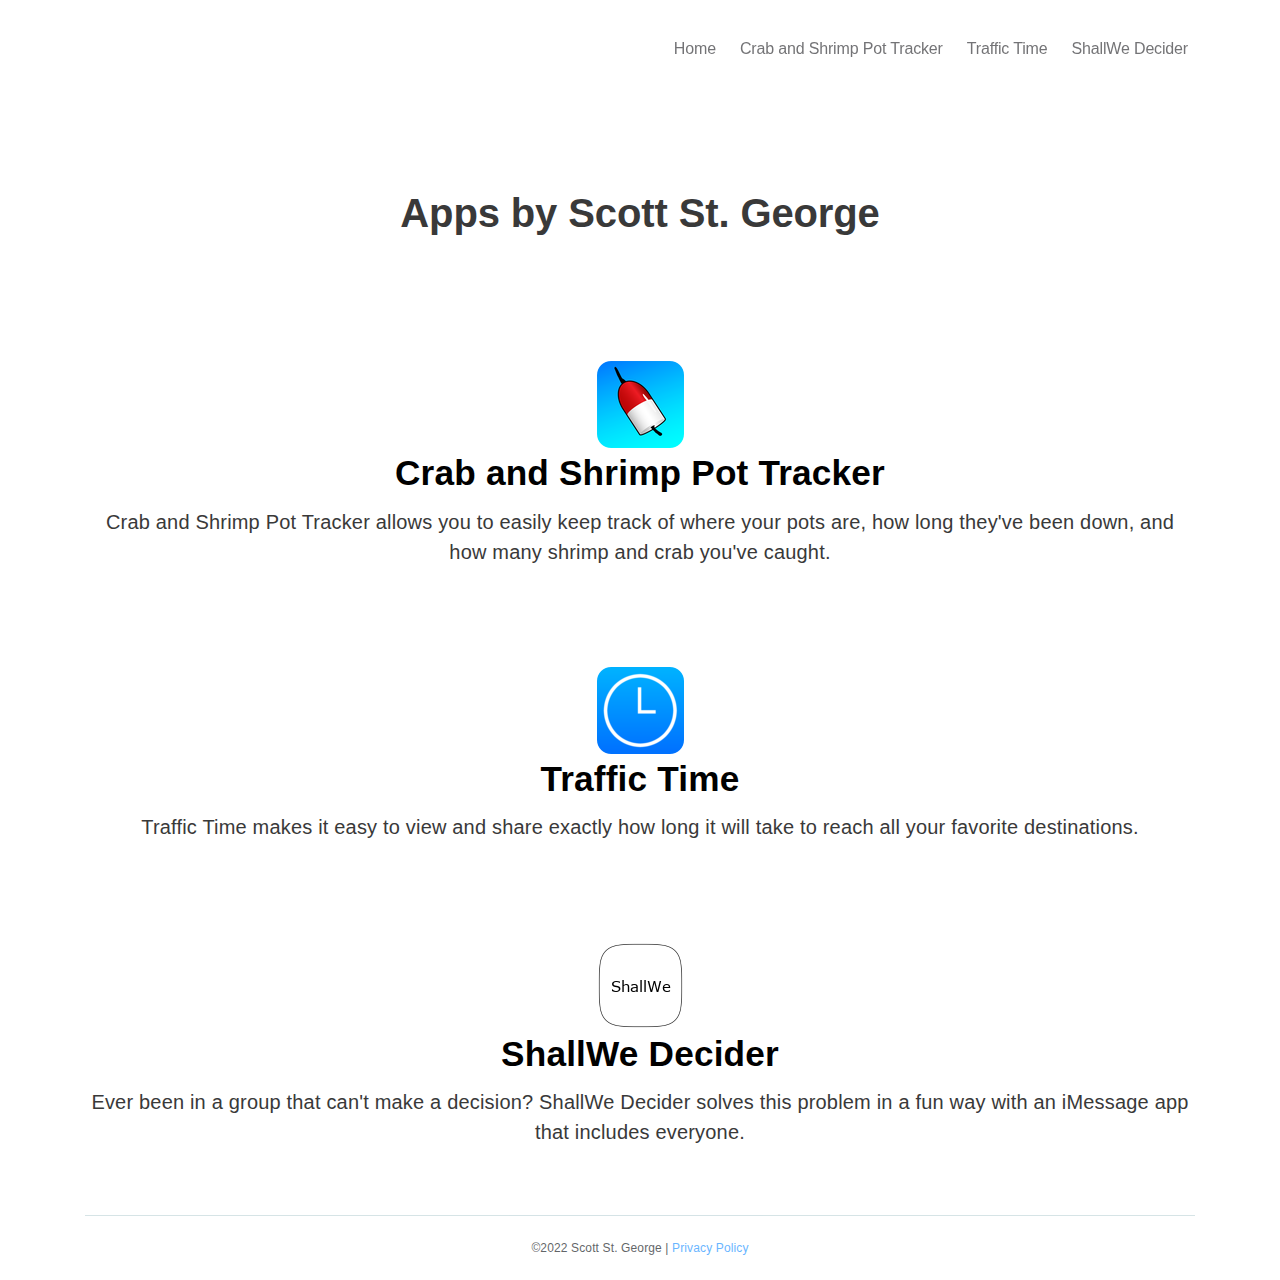
<file: index.html>
<!DOCTYPE html>
<html lang="en">
   <head>
      <!-- Global site tag (gtag.js) - Google Analytics -->
      <script async src="https://www.googletagmanager.com/gtag/js?id=UA-12151241-1"></script>
      <script>
         window.dataLayer = window.dataLayer || [];
         function gtag(){dataLayer.push(arguments);}
         gtag('js', new Date());
         gtag('config', 'UA-12151241-1');
      </script>
      <!-- End Google Analytics -->
      
      <script src="https://platform.linkedin.com/badges/js/profile.js" async defer type="text/javascript"></script>

      <meta charset="utf-8">
      <meta name="viewport" content="width=device-width, initial-scale=1, shrink-to-fit=no">
      <meta name="description" content="A homepage for Scott St. George featuring apps including Traffic Time, Crab and Shrimp Pot Tracker, and ShallWe Decider">
      <meta name="keywords" content="ios, apps, homepage, personal, mac, apple, developer">
      <title>Scott St. George</title>
      <link href="css/bootstrap-3a76f35339.css" rel="stylesheet" />
      <link href="css/fontawesome-all-11274eeeaa.css" rel="stylesheet" />
      <link href="css/swiper-4aa7a26ce2.css" rel="stylesheet" />
      <link href="css/magnific-popup-bc1aad3793.css" rel="stylesheet" />
      <link href="css/styles-light-bcdc24995d.css" rel="stylesheet" />
      <link rel="icon" href="?imageView2/1/w/64/h/64" />
   </head>
   <body data-spy="scroll" data-target=".fixed-top">
      <div class="spinner-wrapper">
         <div class="spinner">
            <div class="bounce1"></div>
            <div class="bounce2"></div>
            <div class="bounce3"></div>
         </div>
      </div>
      <nav class="navbar navbar-expand-lg navbar-dark navbar-custom fixed-top">
         <a class="navbar-brand logo-image" href="#">
            <h3></h3>
         </a>
         <button class="navbar-toggler" type="button" data-toggle="collapse" data-target="#navbarsToggle" aria-controls="navbarsToggle" aria-expanded="false" aria-label="Toggle navigation"> <span class="navbar-toggler-awesome fas fa-bars"></span> <span class="navbar-toggler-awesome fas fa-times"></span> </button>  
         <div class="collapse navbar-collapse" id="navbarsToggle">
            <ul class="navbar-nav ml-auto">
               <li class="nav-item"> <a class="nav-link page-scroll" href="">Home</a></li>
               <li class="nav-item"> <a class="nav-link page-scroll" href="/en/crab-and-shrimp-pot-tracker">Crab and Shrimp Pot Tracker</a></li>
               <li class="nav-item"> <a class="nav-link page-scroll" href="/en/traffic-time">Traffic Time</a></li>
               <li class="nav-item"> <a class="nav-link page-scroll" href="/en/shallwe-decider">ShallWe Decider</a></li>
            </ul>
         </div>
      </nav>
      <div id="header" class="cards-1">
         <div class="container">
            <div class="row">
               <div class="col-lg-12">
                  <h1>Apps by Scott St. George</h1>
                  <p class="p-heading p-large"></p>
               </div>
            </div>
         </div>
      </div>
      <div class="cards-2" id="feature1">
         <div class="container">
            <div class="row">
               <div class="col-lg-12">
                  <h2> <a style="color:#000000; text-decoration:none" href="/en/crab-and-shrimp-pot-tracker"><img src=image/pottrackerlogo.png alt=logo style="margin-bottom:0.2em"> <br>Crab and Shrimp Pot Tracker</a></h2>
                  <h4>Crab and Shrimp Pot Tracker allows you to easily keep track of where your pots are, how long they've been down, and how many shrimp and crab you've caught. </h4>
               </div>
            </div>
         </div>
      </div>
      <div class="cards-2" id="feature1">
         <div class="container">
            <div class="row">
               <div class="col-lg-12">
                  <h2> <a style="color:#000000; text-decoration:none" href="/en/traffic-time"><img src=image/traffictimelogo.png alt=logo style="margin-bottom:0.2em"> <br>Traffic Time</a></h2>
                  <h4>Traffic Time makes it easy to view and share exactly how long it will take to reach all your favorite destinations.</h4>
               </div>
            </div>
         </div>
      </div>
      <div class="cards-2" id="feature1">
         <div class="container">
            <div class="row">
               <div class="col-lg-12">
                  <h2> <a style="color:#000000; text-decoration:none" href="/en/shallwe-decider"><img src=image/ShallWe87.png alt=logo style="margin-bottom:0.2em"> <br>ShallWe Decider</a></h2>
                  <h4>Ever been in a group that can't make a decision? ShallWe Decider solves this problem in a fun way with an iMessage app that includes everyone.</h4>
               </div>
            </div>
         </div>
      </div>
      
    <div style="width: 336px !important; margin: auto !important;">
      <div class="badge-base LI-profile-badge" data-locale="en_US" data-size="large" data-theme="light" data-type="HORIZONTAL" data-vanity="scottstgeorge" data-version="v1"><a class="badge-base__link LI-simple-link" href="https://www.linkedin.com/in/scottstgeorge?trk=profile-badge"></a></div>
      </div>
      
      <div class="copyright">
         <div class="container">
            <div class="row">
               <div class="col-lg-12">
                  <p class="p-small">©2022 Scott St. George | <a href=/en/privacy-policy>Privacy Policy</a></p>
               </div>
            </div>
         </div>
      </div>
      <script src="js/jquery-a09e13ee94.min.js"></script> <script src="js/popper-36affe2ca6.min.js"></script> <script src="js/bootstrap-e1d98d4768.min.js"></script> <script src="js/jquery-b62c744f56.easing.min.js"></script> <script src="js/swiper-d3ecdaa712.min.js"></script> <script src="js/jquery-21dfcde552.magnific-popup.js"></script> <script src="js/validator-6f0c261c06.min.js"></script> <script src="js/scripts-ec752a0d69.js"></script> 
   </body>
</html>
</file>
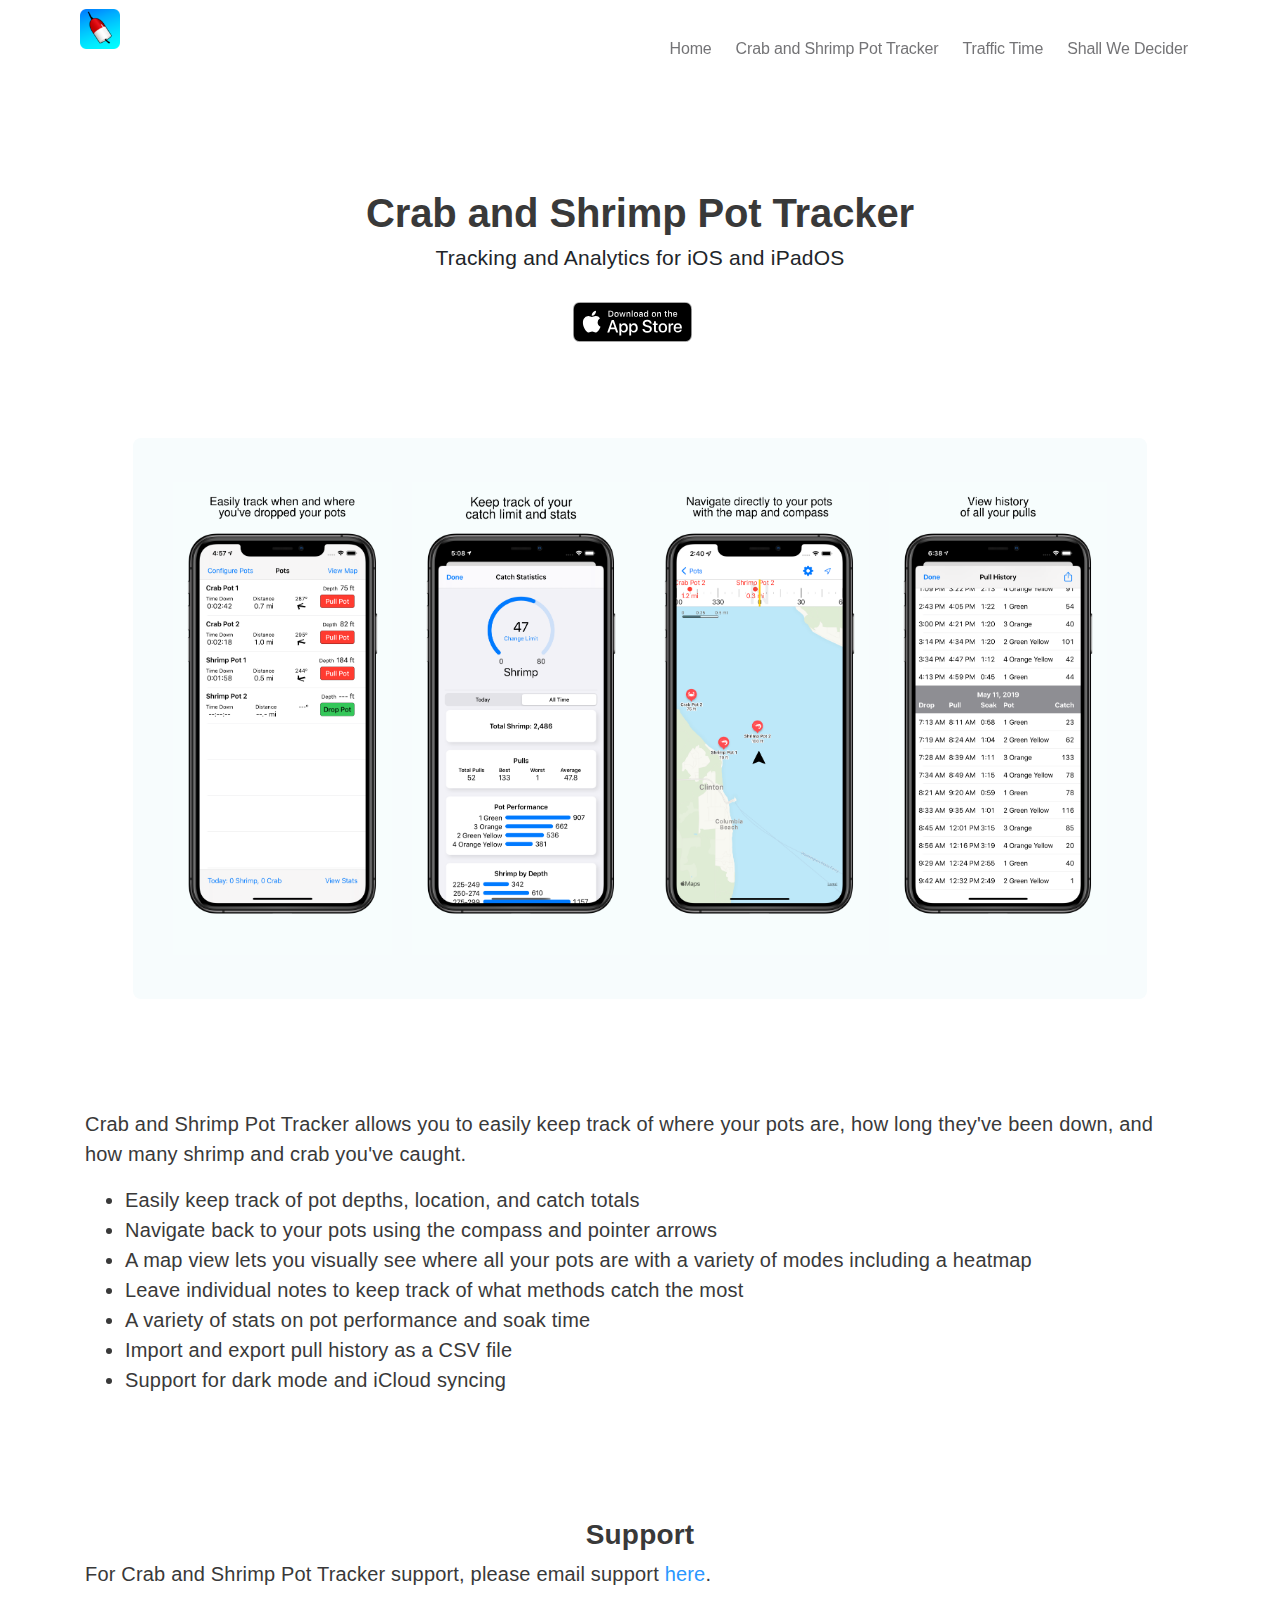
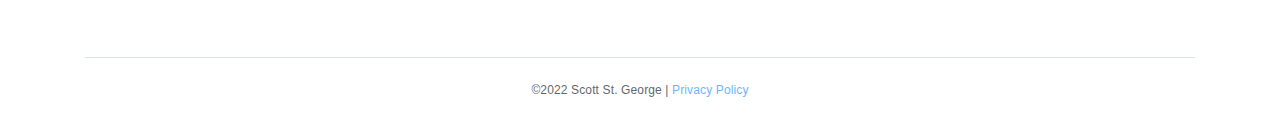
<file: en/crab-and-shrimp-pot-tracker/index.html>
<!DOCTYPE html> 
<html lang="en">
   <head>
      <!-- Global site tag (gtag.js) - Google Analytics -->
      <script async src="https://www.googletagmanager.com/gtag/js?id=UA-12151241-1"></script>
      <script>
         window.dataLayer = window.dataLayer || [];
         function gtag(){dataLayer.push(arguments);}
         gtag('js', new Date());
         
         gtag('config', 'UA-12151241-1');
      </script>
      <!-- End Google Analytics -->
      
      <script src="https://platform.linkedin.com/badges/js/profile.js" async defer type="text/javascript"></script>
      
      <meta charset="utf-8">
      <meta name="viewport" content="width=device-width, initial-scale=1, shrink-to-fit=no">
      <meta name="description" content="Crab and Shrimp Pot tracker for iOS">
      <meta name="keywords" content="crab, crabbing, shrimp, shrimping, fish, fishing, boat, track, statistics, hunt, gps, navigation, noaa, marine">
      <meta property="og:site_name" content="Crab and Shrimp Pot Tracker"/>
      <meta property="og:site" content=""/>
      <meta property="og:title" content="" />
      <meta property="og:description" content=""/>
      <meta property="og:image" content=""/>
      <meta property="og:url" content=""/>
      <title>Crab and Shrimp Pot Tracker - Crab and Shrimp Pot Tracker</title>
      <link href="css/bootstrap-3a76f35339.css" rel="stylesheet" />
      <link href="css/fontawesome-all-11274eeeaa.css" rel="stylesheet" />
      <link href="css/swiper-4aa7a26ce2.css" rel="stylesheet" />
      <link href="css/magnific-popup-bc1aad3793.css" rel="stylesheet" />
      <link href="css/styles-light-bcdc24995d.css" rel="stylesheet" />
      <link rel="icon" href="image/jprwdjn2/9f2cd3043016f7cc01bc17853f072739.png?imageView2/1/w/64/h/64" />
   </head>
   <body data-spy="scroll" data-target=".fixed-top">
      <div class="spinner-wrapper">
         <div class="spinner">
            <div class="bounce1"></div>
            <div class="bounce2"></div>
            <div class="bounce3"></div>
         </div>
      </div>
      <nav class="navbar navbar-expand-lg navbar-dark navbar-custom fixed-top">
         <a class="navbar-brand logo-image" href="#">
            <h3><img src="image/jprwdjn2/9f2cd3043016f7cc01bc17853f072739.png?imageView2/1/w/128/h/128" alt=""/></h3>
         </a>
         <button class="navbar-toggler" type="button" data-toggle="collapse" data-target="#navbarsToggle" aria-controls="navbarsToggle" aria-expanded="false" aria-label="Toggle navigation"> <span class="navbar-toggler-awesome fas fa-bars"></span> <span class="navbar-toggler-awesome fas fa-times"></span> </button>  
         <div class="collapse navbar-collapse" id="navbarsToggle">
            <ul class="navbar-nav ml-auto">
               	<li class="nav-item"> <a class="nav-link page-scroll" href="http://www.scottstgeorge.com">Home</a></li>
               	<li class="nav-item"> <a class="nav-link page-scroll" href="">Crab and Shrimp Pot Tracker</a></li>
	      	<li class="nav-item"> <a class="nav-link page-scroll" href="../traffic-time">Traffic Time</a></li>
		<li class="nav-item"> <a class="nav-link page-scroll" href="../shallwe-decider">Shall We Decider</a></li>
            </ul>
         </div>
      </nav>
      <div id="header" class="cards-1">
         <div class="container">
            <div class="row">
               <div class="col-lg-12">
                  <h1>Crab and Shrimp Pot Tracker</h1>
                  <p class="p-heading p-large">Tracking and Analytics for iOS and iPadOS</p>
                  <a href="https://apps.apple.com/app/apple-store/id1212160970?pt=118155238&ct=website&mt=8" target="_blank"><img src="image/download-icon/AppStore-Black.svg"/></a>&nbsp; &nbsp; 
               </div>
            </div>
         </div>
      </div>
      <div class="slider-1">
         <div class="container">
            <div class="row">
               <div class="col-lg-12">
                  <div class="slider-container">
                     <div class="swiper-container image-v-slider">
                        <div class="swiper-wrapper"> 
			<img class="swiper-slide"  src="image/jprwdjn2/7adb505d5feef9f7bb9415e6b4ef70dd.png">
			<img class="swiper-slide"  src="image/jprwdjn2/2c59d90d53704aeddb52153953a368f7.png">
			<img class="swiper-slide"  src="image/jprwdjn2/9264a9f5d0690eb03f292ec49af1e309.png">
			<img class="swiper-slide"  src="image/jprwdjn2/b94d99adfa3c1d48db1198936ebbbe9c.png">
			<img class="swiper-slide"  src="image/jprwdjn2/5e6cbcd90b7fb0bc3ebe391fe0f9e271.png">
			<img class="swiper-slide"  src="image/jprwdjn2/7f57d0bb5a3ef3f314821b32ac7c8688.png"> 
			</div>
                     </div>
                  </div>
               </div>
            </div>
         </div>
      </div>
      <div class="cards-2" id="feature1">
         <div class="container">
            <div class="row">
               <div class="col-lg-12">
                  <h2>
                     <h4 style=text-align:left>
                     Crab and Shrimp Pot Tracker allows you to easily keep track of where your pots are, how long they've been down, and how many shrimp and crab you've caught. 
                     </p>
                  </h2>
                  <h4>
                     <ul style=text-align:left;>
                        <li>
                           Easily keep track of pot depths, location, and catch totals
                        </li>
                        <li>
                           Navigate back to your pots using the compass and pointer arrows
                        <li>
                           A map view lets you visually see where all your pots are with a variety of modes including a heatmap
                        </li>
                        <li>
                           Leave individual notes to keep track of what methods catch the most
                        </li>
                        <li>A variety of stats on pot performance and soak time</li>
                        <li>
                           Import and export pull history as a CSV file
                        </li>
                        <li>Support for dark mode and iCloud syncing</li>
                     </ul>
                  </h4>
               </div>
            </div>
         </div>
      </div>
      <div class="cards-2" id="feature2">
         <div class="container">
            <div class="row">
               <div class="col-lg-12">
                  <h2>
                     <h3>Support</h3>
                  </h2>
                  <h4>
                     <h4 style=text-align:left>
                        For Crab and Shrimp Pot Tracker support, please email support <a href="mailto:CrabAndShrimpPotTracker@scottstgeorge.com">here</a>.  
                     </h4>
                  </h4>
               </div>
            </div>
         </div>
      </div>
      <div class="copyright">
         <div class="container">
            <div class="row">
               <div class="col-lg-12">
                  <p class="p-small">©2022 Scott St. George | <a href=../privacy-policy>Privacy Policy</a></p>
               </div>
            </div>
         </div>
      </div>
      <script src="js/jquery-a09e13ee94.min.js"></script> <script src="js/popper-36affe2ca6.min.js"></script> <script src="js/bootstrap-e1d98d4768.min.js"></script> <script src="js/jquery-b62c744f56.easing.min.js"></script> <script src="js/swiper-d3ecdaa712.min.js"></script> <script src="js/jquery-21dfcde552.magnific-popup.js"></script> <script src="js/validator-6f0c261c06.min.js"></script> <script src="js/scripts-ec752a0d69.js"></script> 
   </body>
</html>
</file>
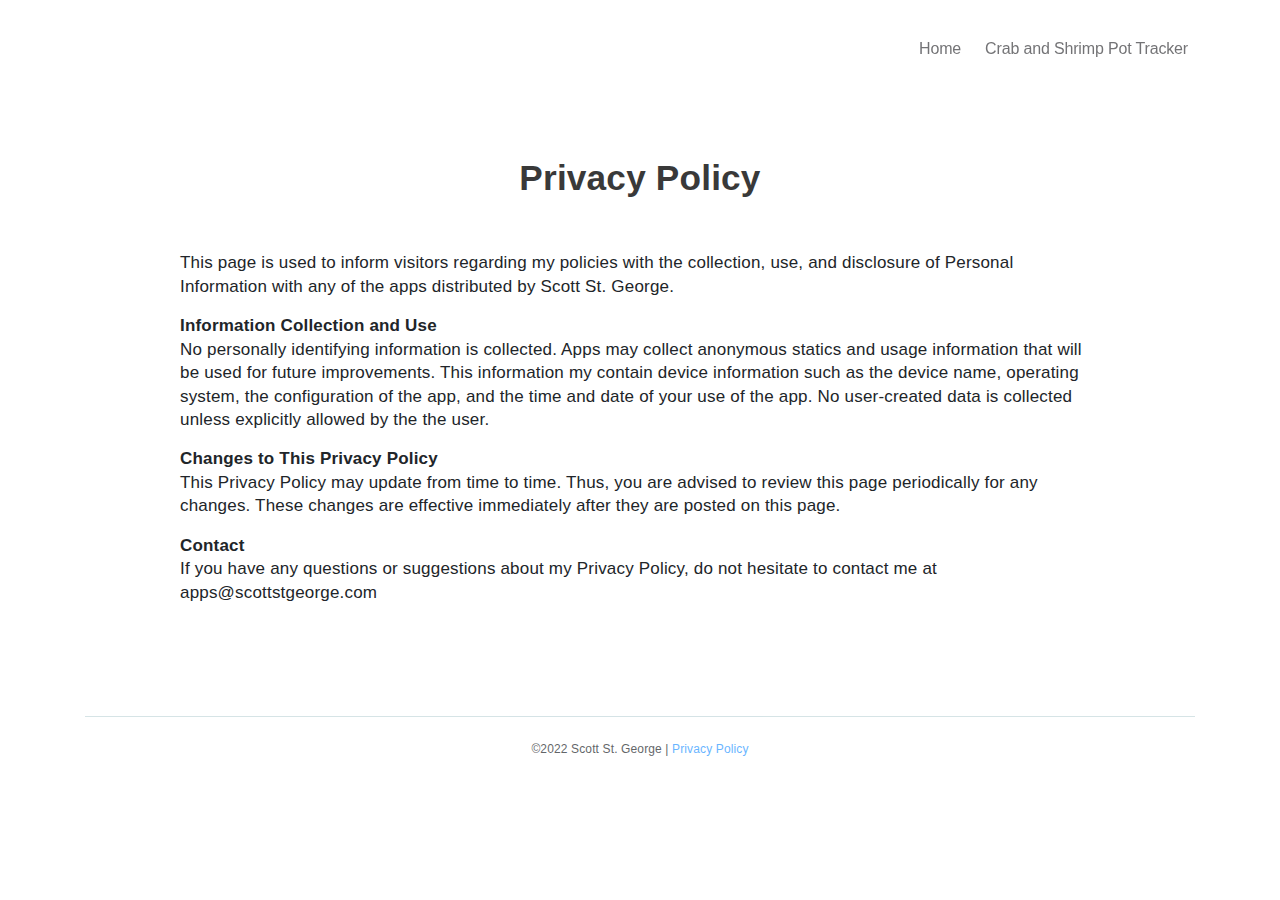
<file: en/privacy-policy/index.html>
<!DOCTYPE html> 
<html lang="en">
   <head>
      <!-- Global site tag (gtag.js) - Google Analytics -->
      <script async src="https://www.googletagmanager.com/gtag/js?id=UA-12151241-1"></script>
      <script>
        window.dataLayer = window.dataLayer || [];
        function gtag(){dataLayer.push(arguments);}
        gtag('js', new Date());

        gtag('config', 'UA-12151241-1');
      </script>
      <!-- End Google Analytics -->
      <meta charset="utf-8">
      <meta name="viewport" content="width=device-width, initial-scale=1, shrink-to-fit=no">
      <meta name="description" content="Apps by Scott St. George">
      <meta name="keywords" content="ios, apps, crab, crab pot, shrimp, shrimp pot, fish, gps, map, noaa">
      <meta property="og:site_name" content="Scott St. George"/>
      <meta property="og:site" content=""/>
      <meta property="og:title" content="" />
      <meta property="og:description" content=""/>
      <meta property="og:image" content=""/>
      <meta property="og:url" content=""/>
      <title>Scott St. George - Apps by Scott St. George</title>
      <link href="../../css/bootstrap-3a76f35339.css" rel="stylesheet" />
      <link href="../../css/fontawesome-all-11274eeeaa.css" rel="stylesheet" />
      <link href="../../css/swiper-4aa7a26ce2.css" rel="stylesheet" />
      <link href="../../css/magnific-popup-bc1aad3793.css" rel="stylesheet" />
      <link href="../../css/styles-light-bcdc24995d.css" rel="stylesheet" />
      <link rel="icon" href="?imageView2/1/w/64/h/64" />
   </head>
   <body data-spy="scroll" data-target=".fixed-top">
      <div class="spinner-wrapper">
         <div class="spinner">
            <div class="bounce1"></div>
            <div class="bounce2"></div>
            <div class="bounce3"></div>
         </div>
      </div>
      <nav class="navbar navbar-expand-lg navbar-dark navbar-custom fixed-top">
         <a class="navbar-brand logo-image" href=".."></a> <button class="navbar-toggler" type="button" data-toggle="collapse" data-target="#navbarsToggle" aria-controls="navbarsToggle" aria-expanded="false" aria-label="Toggle navigation"> <span class="navbar-toggler-awesome fas fa-bars"></span> <span class="navbar-toggler-awesome fas fa-times"></span> </button>  
         <div class="collapse navbar-collapse" id="navbarsToggle">
            <ul class="navbar-nav ml-auto">
               <li class="nav-item"> <a class="nav-link page-scroll" href="https://www.scottstgeorge.com/">Home</a></li>
               <li class="nav-item"> <a class="nav-link page-scroll" href="/en/crab-and-shrimp-pot-tracker">Crab and Shrimp Pot Tracker</a></li>
            </ul>
         </div>
      </nav>
      <header id="header" class="ex-header">
         <div class="container">
            <div class="row">
               <div class="col-md-12">
                  <h2>Privacy Policy</h2>
               </div>
            </div>
         </div>
      </header>
      <div class="ex-basic-2">
         <div class="container">
            <div class="row">
               <div class="col-lg-10 offset-lg-1">
                  This page is used to inform visitors regarding my policies with the collection, use, and disclosure of Personal Information with any of the apps distributed by Scott St. George.
                  <P>
                  <P>
                     <B>
                     Information Collection and Use
                     </B>
                     <BR>
                     No personally identifying information is collected. Apps may collect anonymous statics and usage information that will be used for future improvements. This information my contain device information such as the device name, operating system, the configuration of the app, and the time and date of your use of the app. No user-created data is collected unless explicitly allowed by the the user. 
                  <P>
                     <B>
                     Changes to This Privacy Policy
                     </B>
                     </BR>
                     This Privacy Policy may update from time to time. Thus, you are advised to review this page periodically for any changes.  These changes are effective immediately after they are posted on this page.
                  <P>
                     <B>
                     Contact
                     </B>
                     <BR>
                     If you have any questions or suggestions about my Privacy Policy, do not hesitate to contact me at apps@scottstgeorge.com 
               </div>
            </div>
         </div>
      </div>
      <div class="copyright">
         <div class="container">
            <div class="row">
               <div class="col-lg-12">
                  <p class="p-small">©2022 Scott St. George | <a href=/en/privacy-policy>Privacy Policy</a></p>
               </div>
            </div>
         </div>
      </div>
      <script src="../../js/jquery-a09e13ee94.min.js"></script> <script src="../../js/popper-36affe2ca6.min.js"></script> <script src="../../js/bootstrap-e1d98d4768.min.js"></script> <script src="../../js/jquery-b62c744f56.easing.min.js"></script> <script src="../../js/swiper-d3ecdaa712.min.js"></script> <script src="../../js/jquery-21dfcde552.magnific-popup.js"></script> <script src="../../js/validator-6f0c261c06.min.js"></script> <script src="../../js/scripts-ec752a0d69.js"></script> 
   </body>
</html>
</file>
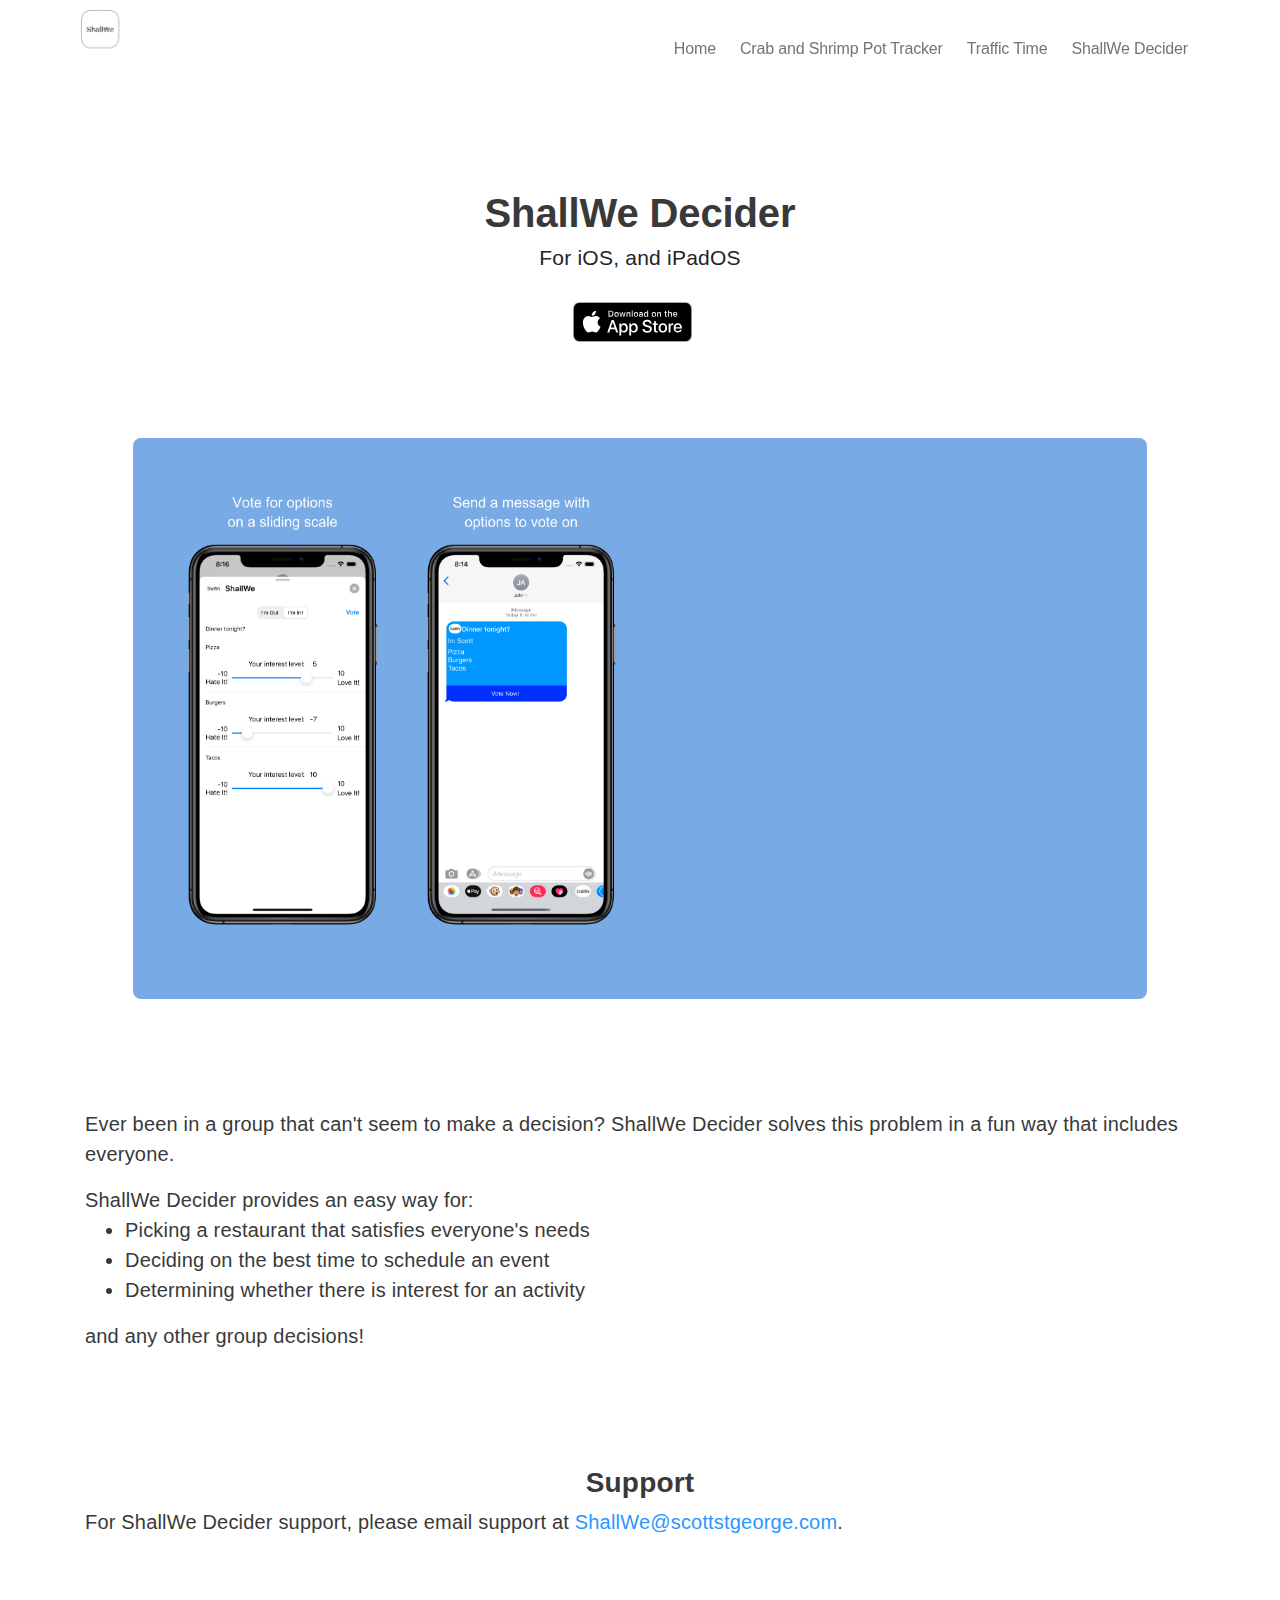
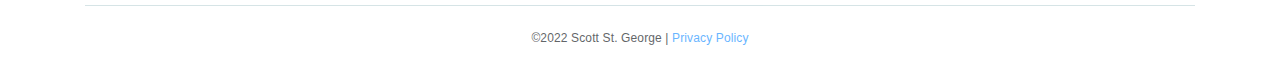
<file: en/shallwe-decider/index.html>
<!DOCTYPE html> 
<html lang="en">
   <head>
      <!-- Global site tag (gtag.js) - Google Analytics -->
      <script async src="https://www.googletagmanager.com/gtag/js?id=UA-12151241-1"></script>
      <script>
         window.dataLayer = window.dataLayer || [];
         function gtag(){dataLayer.push(arguments);}
         gtag('js', new Date());
         
         gtag('config', 'UA-12151241-1');
      </script>
      <!-- End Google Analytics -->
      <meta charset="utf-8">
      <meta name="viewport" content="width=device-width, initial-scale=1, shrink-to-fit=no">
      <meta name="description" content="ShallWe Decider for iOS">
      <meta name="keywords" content="group, decision,easy,restraunt,dinner,movies,pick,fun,help,options,vote,iMessage, decide">
      <title>ShallWe Decider</title>
      <link href="css/bootstrap-3a76f35339.css" rel="stylesheet" />
      <link href="css/fontawesome-all-11274eeeaa.css" rel="stylesheet" />
      <link href="css/swiper-4aa7a26ce2.css" rel="stylesheet" />
      <link href="css/magnific-popup-bc1aad3793.css" rel="stylesheet" />
      <link href="css/styles-light-bcdc24995d.css" rel="stylesheet" />
      <link rel="icon" href="image/jprwdjn2/9f2cd3043016f7cc01bc17853f072739.png?imageView2/1/w/64/h/64" />
   </head>
   <body data-spy="scroll" data-target=".fixed-top">
      <div class="spinner-wrapper">
         <div class="spinner">
            <div class="bounce1"></div>
            <div class="bounce2"></div>
            <div class="bounce3"></div>
         </div>
      </div>
      <nav class="navbar navbar-expand-lg navbar-dark navbar-custom fixed-top">
         <a class="navbar-brand logo-image" href="#">
            <img src="image/ShallWe87.png?imageView2/1/w/128/h/128" alt=""/>
         </a>
         <button class="navbar-toggler" type="button" data-toggle="collapse" data-target="#navbarsToggle" aria-controls="navbarsToggle" aria-expanded="false" aria-label="Toggle navigation"> <span class="navbar-toggler-awesome fas fa-bars"></span> <span class="navbar-toggler-awesome fas fa-times"></span> </button>  
         <div class="collapse navbar-collapse" id="navbarsToggle">
            <ul class="navbar-nav ml-auto">
               <li class="nav-item"> <a class="nav-link page-scroll" href="http://www.scottstgeorge.com">Home</a></li>
               <li class="nav-item"> <a class="nav-link page-scroll" href="../crab-and-shrimp-pot-tracker/">Crab and Shrimp Pot Tracker</a></li>
	       <li class="nav-item"> <a class="nav-link page-scroll" href="../traffic-time/">Traffic Time</a></li>
		<li class="nav-item"> <a class="nav-link page-scroll" href="">ShallWe Decider</a></li>
            </ul>
         </div>
      </nav>
      <div id="header" class="cards-1">
         <div class="container">
            <div class="row">
               <div class="col-lg-12">
                  <h1>ShallWe Decider</h1>
                  <p class="p-heading p-large">For iOS, and iPadOS</p>
                  <a href="https://apps.apple.com/app/apple-store/id1381268381?pt=118155238&ct=website&mt=8" target="_blank"><img src="image/download-icon/AppStore-Black.svg"/></a>&nbsp; &nbsp; 
               </div>
            </div>
         </div>
      </div>
      <div class="slider-1">
         <div class="container">
            <div class="row">
               <div class="col-lg-12">
                  <div class="slider-container">
                     <div class="swiper-container image-v-slider">
                        <div class="swiper-wrapper">
                            <img class="swiper-slide" src="image/screenshots/ratePage_framed.png">
                            <img class="swiper-slide" src="image/screenshots/summary_framed.png">
                        </div>
                     </div>
                  </div>
               </div>
            </div>
         </div>
      </div>
      <div class="cards-2" id="feature1">
         <div class="container">
            <div class="row">
               <div class="col-lg-12">
                  <h2>
                     <h4 style=text-align:left>
                     Ever been in a group that can't seem to make a decision? ShallWe Decider solves this problem in a fun way that includes everyone.
                     </p>
                  </h2>
                  <h4 style=text-align:left>
                      ShallWe Decider provides an easy way for:
                     <ul style=text-align:left;>
                        <li>
                           Picking a restaurant that satisfies everyone's needs
                        </li>
                        <li>
                           Deciding on the best time to schedule an event
                        <li>
                           Determining whether there is interest for an activity
                        </li>
                     </ul>
                     and any other group decisions!
                  </h4>
               </div>
            </div>
         </div>
      </div>
      <div class="cards-2" id="feature2">
         <div class="container">
            <div class="row">
               <div class="col-lg-12">
                  <h2>
                     <h3>Support</h3>
                  </h2>
                  <h4>
                     <h4 style=text-align:left>
                        For ShallWe Decider support, please email support at <a href="mailto:shallwe@scottstgeorge.com">ShallWe@scottstgeorge.com</a>.
                     </h4>
                  </h4>
               </div>
            </div>
         </div>
      </div>
      <div class="copyright">
         <div class="container">
            <div class="row">
               <div class="col-lg-12">
                  <p class="p-small">©2022 Scott St. George | <a href=../privacy-policy>Privacy Policy</a></p>
               </div>
            </div>
         </div>
      </div>
      <script src="js/jquery-a09e13ee94.min.js"></script> <script src="js/popper-36affe2ca6.min.js"></script> <script src="js/bootstrap-e1d98d4768.min.js"></script> <script src="js/jquery-b62c744f56.easing.min.js"></script> <script src="js/swiper-d3ecdaa712.min.js"></script> <script src="js/jquery-21dfcde552.magnific-popup.js"></script> <script src="js/validator-6f0c261c06.min.js"></script> <script src="js/scripts-ec752a0d69.js"></script> 
   </body>
</html>
</file>
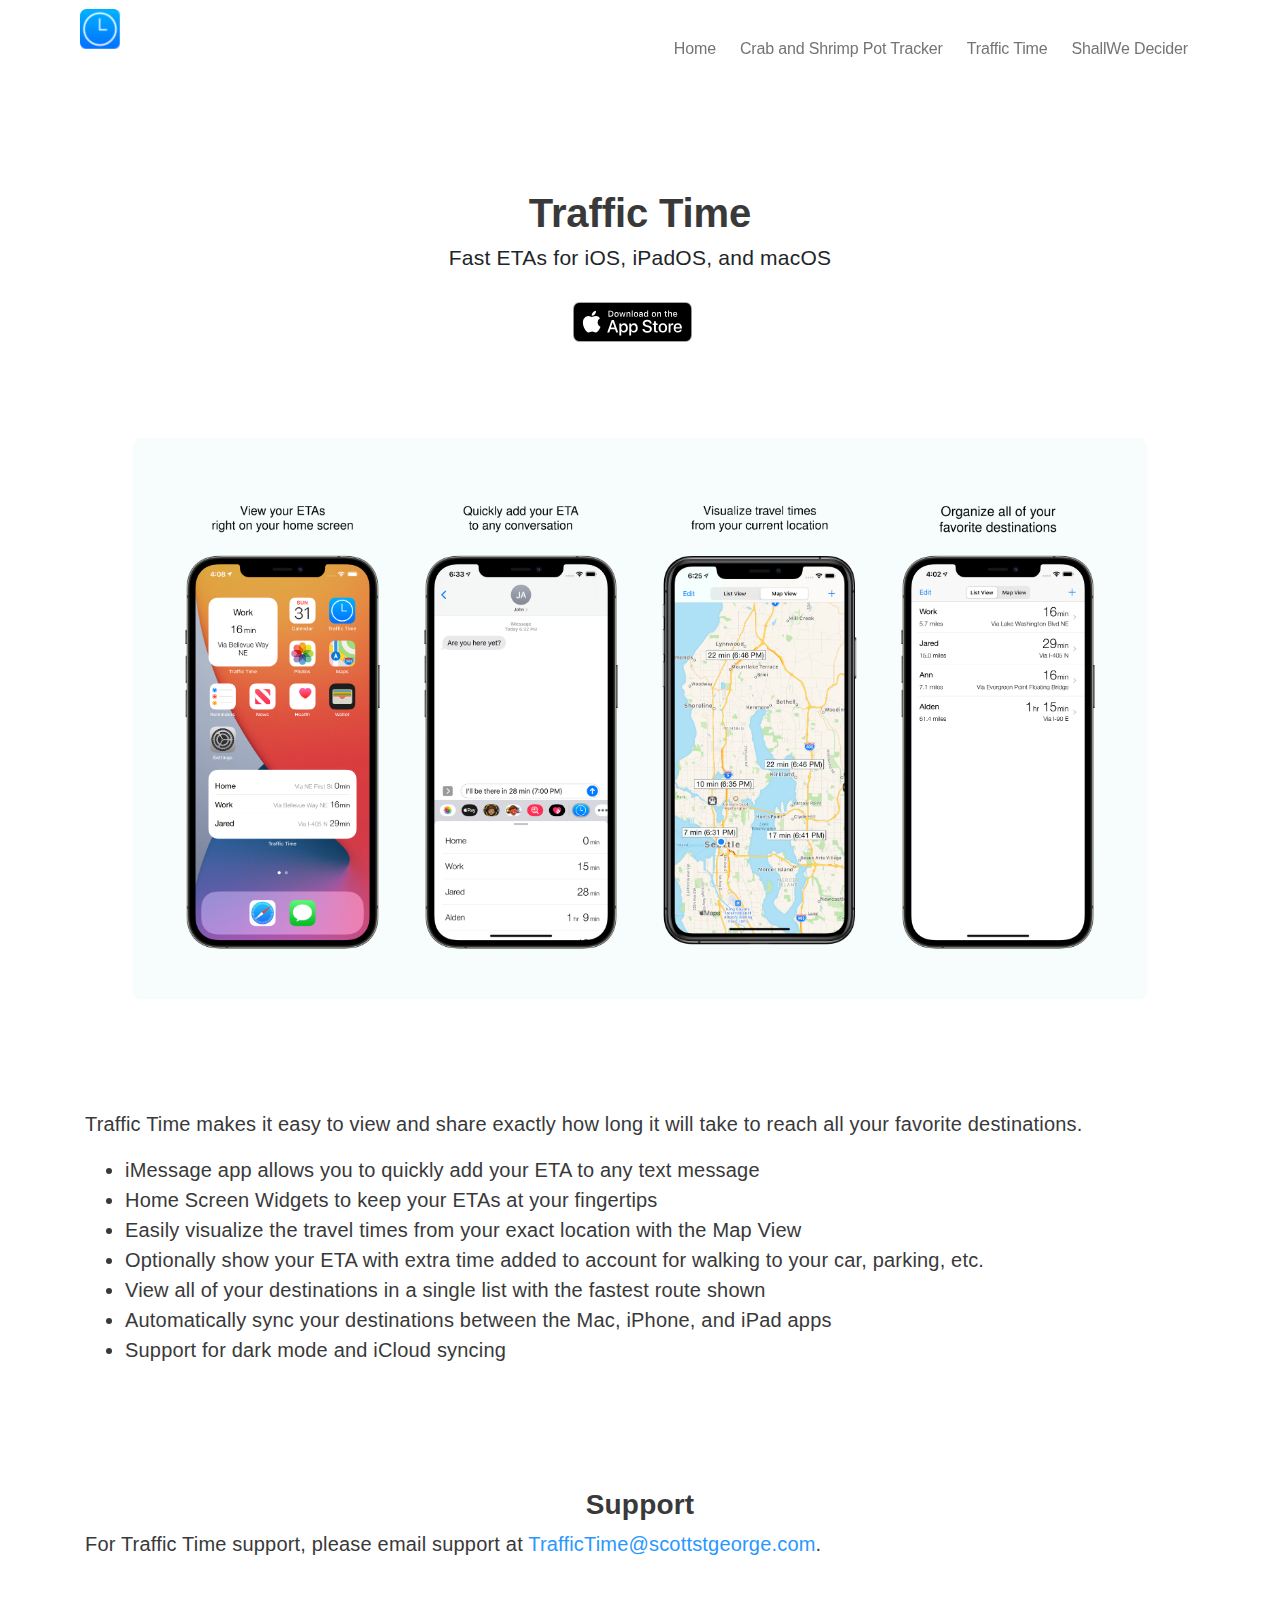
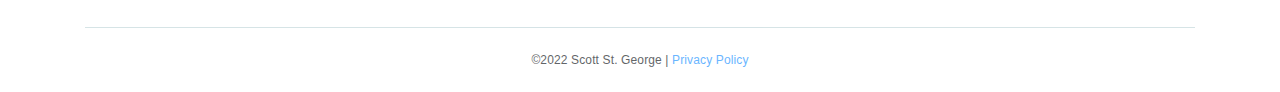
<file: en/traffic-time/index.html>
<!DOCTYPE html> 
<html lang="en">
   <head>
      <!-- Global site tag (gtag.js) - Google Analytics -->
      <script async src="https://www.googletagmanager.com/gtag/js?id=UA-12151241-1"></script>
      <script>
         window.dataLayer = window.dataLayer || [];
         function gtag(){dataLayer.push(arguments);}
         gtag('js', new Date());
         
         gtag('config', 'UA-12151241-1');
      </script>
      <!-- End Google Analytics -->
      <meta charset="utf-8">
      <meta name="viewport" content="width=device-width, initial-scale=1, shrink-to-fit=no">
      <meta name="description" content="Traffic Time for iOS">
      <meta name="keywords" content="eta, drive, time, traffic,route,arrival,commute,jam,car,travel,widget,estimate,map,text">
      <title>Traffic Time</title>
      <link href="css/bootstrap-3a76f35339.css" rel="stylesheet" />
      <link href="css/fontawesome-all-11274eeeaa.css" rel="stylesheet" />
      <link href="css/swiper-4aa7a26ce2.css" rel="stylesheet" />
      <link href="css/magnific-popup-bc1aad3793.css" rel="stylesheet" />
      <link href="css/styles-light-bcdc24995d.css" rel="stylesheet" />
      <link rel="icon" href="image/jprwdjn2/9f2cd3043016f7cc01bc17853f072739.png?imageView2/1/w/64/h/64" />
   </head>
   <body data-spy="scroll" data-target=".fixed-top">
      <div class="spinner-wrapper">
         <div class="spinner">
            <div class="bounce1"></div>
            <div class="bounce2"></div>
            <div class="bounce3"></div>
         </div>
      </div>
      <nav class="navbar navbar-expand-lg navbar-dark navbar-custom fixed-top">
         <a class="navbar-brand logo-image" href="#">
            <img src="image/traffictime_logo.png?imageView2/1/w/128/h/128" alt=""/>
         </a>
         <button class="navbar-toggler" type="button" data-toggle="collapse" data-target="#navbarsToggle" aria-controls="navbarsToggle" aria-expanded="false" aria-label="Toggle navigation"> <span class="navbar-toggler-awesome fas fa-bars"></span> <span class="navbar-toggler-awesome fas fa-times"></span> </button>  
         <div class="collapse navbar-collapse" id="navbarsToggle">
            <ul class="navbar-nav ml-auto">
               <li class="nav-item"> <a class="nav-link page-scroll" href="http://www.scottstgeorge.com">Home</a></li>
               <li class="nav-item"> <a class="nav-link page-scroll" href="../crab-and-shrimp-pot-tracker/">Crab and Shrimp Pot Tracker</a></li>
	       <li class="nav-item"> <a class="nav-link page-scroll" href="">Traffic Time</a></li>
		<li class="nav-item"> <a class="nav-link page-scroll" href="../shallwe-decider/">ShallWe Decider</a></li>
            </ul>
         </div>
      </nav>
      <div id="header" class="cards-1">
         <div class="container">
            <div class="row">
               <div class="col-lg-12">
                  <h1>Traffic Time</h1>
                  <p class="p-heading p-large">Fast ETAs for iOS, iPadOS, and macOS</p>
                  <a href="https://apps.apple.com/app/apple-store/id1092826385?pt=118155238&ct=website&mt=8" target="_blank"><img src="image/download-icon/AppStore-Black.svg"/></a>&nbsp; &nbsp; 
               </div>
            </div>
         </div>
      </div>
      <div class="slider-1">
         <div class="container">
            <div class="row">
               <div class="col-lg-12">
                  <div class="slider-container">
                     <div class="swiper-container image-v-slider">
                        <div class="swiper-wrapper"> 
			<img class="swiper-slide" src="image/screenshots/HomeScreen_framed.png">
			<img class="swiper-slide" src="image/screenshots/messages_framed.png">
			<img class="swiper-slide" src="image/screenshots/mapView_big_framed.png">
			<img class="swiper-slide" src="image/screenshots/listView_framed.png">
			</div>
                     </div>
                  </div>
               </div>
            </div>
         </div>
      </div>
      <div class="cards-2" id="feature1">
         <div class="container">
            <div class="row">
               <div class="col-lg-12">
                  <h2>
                     <h4 style=text-align:left>
                     Traffic Time makes it easy to view and share exactly how long it will take to reach all your favorite destinations. 
                     </p>
                  </h2>
                  <h4>
                     <ul style=text-align:left;>
                        <li>
                           iMessage app allows you to quickly add your ETA to any text message
                        </li>
                        <li>
                           Home Screen Widgets to keep your ETAs at your fingertips
                        <li>
                           Easily visualize the travel times from your exact location with the Map View
                        </li>
                        <li>
                           Optionally show your ETA with extra time added to account for walking to your car, parking, etc.
                        </li>
                        <li>View all of your destinations in a single list with the fastest route shown</li>
                        <li>
                           Automatically sync your destinations between the Mac, iPhone, and iPad apps
                        </li>
                        <li>Support for dark mode and iCloud syncing</li>
                     </ul>
                  </h4>
               </div>
            </div>
         </div>
      </div>
      <div class="cards-2" id="feature2">
         <div class="container">
            <div class="row">
               <div class="col-lg-12">
                  <h2>
                     <h3>Support</h3>
                  </h2>
                  <h4>
                     <h4 style=text-align:left>
                        For Traffic Time support, please email support at <a href="mailto:TrafficTime@scottstgeorge.com">TrafficTime@scottstgeorge.com</a>.  
                     </h4>
                  </h4>
               </div>
            </div>
         </div>
      </div>
      <div class="copyright">
         <div class="container">
            <div class="row">
               <div class="col-lg-12">
                  <p class="p-small">©2022 Scott St. George | <a href=../privacy-policy>Privacy Policy</a></p>
               </div>
            </div>
         </div>
      </div>
      <script src="js/jquery-a09e13ee94.min.js"></script> <script src="js/popper-36affe2ca6.min.js"></script> <script src="js/bootstrap-e1d98d4768.min.js"></script> <script src="js/jquery-b62c744f56.easing.min.js"></script> <script src="js/swiper-d3ecdaa712.min.js"></script> <script src="js/jquery-21dfcde552.magnific-popup.js"></script> <script src="js/validator-6f0c261c06.min.js"></script> <script src="js/scripts-ec752a0d69.js"></script> 
   </body>
</html>
</file>
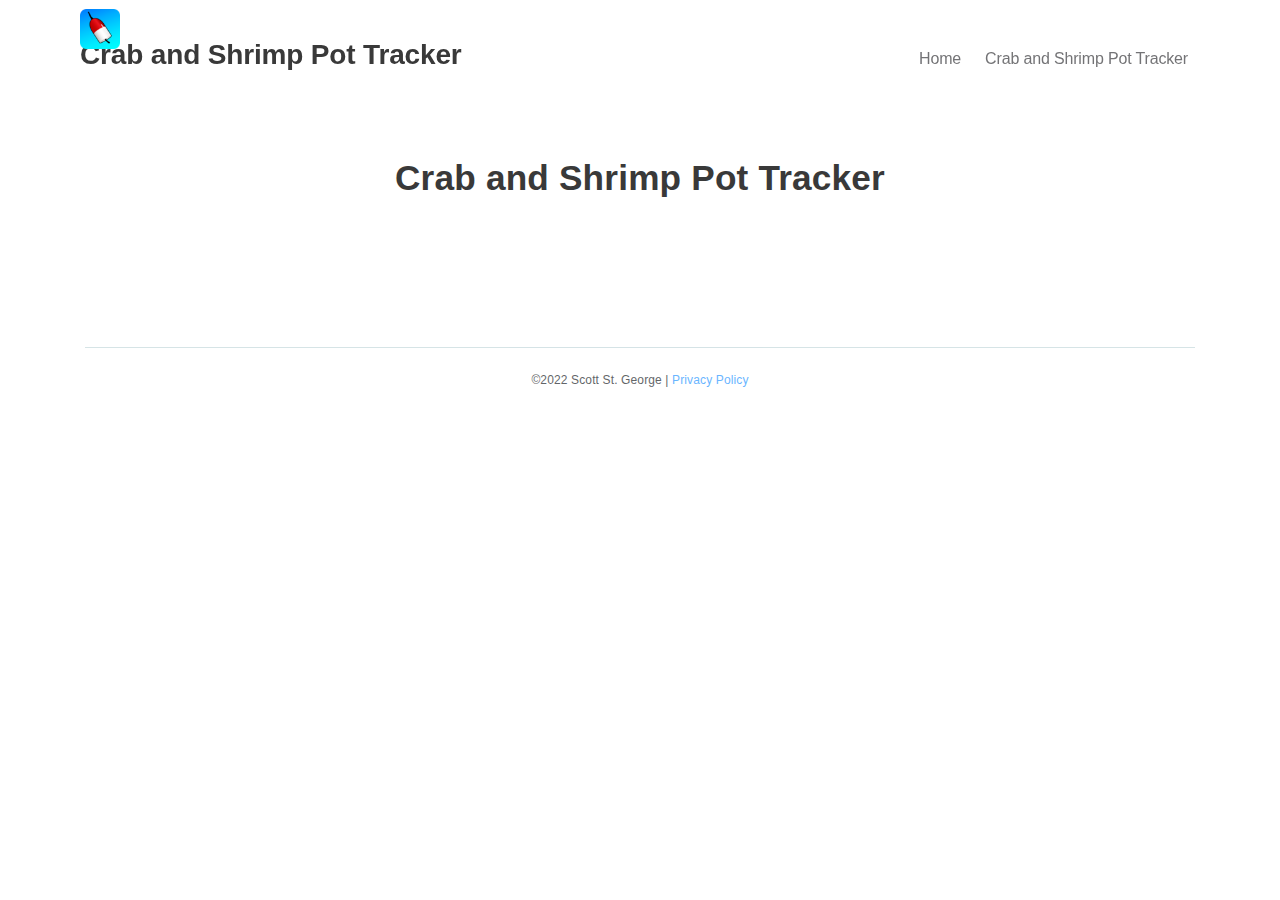
<file: en/crab-and-shrimp-pot-tracker/en/crab-and-shrimp-pot-tracker/index.html>
<!DOCTYPE html> <html lang="en"> <head> <meta charset="utf-8"> <meta name="viewport" content="width=device-width, initial-scale=1, shrink-to-fit=no"> <meta name="description" content="Crab and Shrimp Pot tracker for iOS"><meta name="keywords" content="crab, crabbing, shrimp, shrimping, fish, fishing, boat, track, statistics, hunt, gps, navigation, noaa, marine"><meta property="og:site_name" content="Crab and Shrimp Pot Tracker"/> <meta property="og:site" content=""/> <meta property="og:title" content="" /> <meta property="og:description" content=""/> <meta property="og:image" content=""/> <meta property="og:url" content=""/> <title>Crab and Shrimp Pot Tracker - Crab and Shrimp Pot Tracker</title> <link href="../../css/bootstrap-3a76f35339.css" rel="stylesheet" /> <link href="../../css/fontawesome-all-11274eeeaa.css" rel="stylesheet" /> <link href="../../css/swiper-4aa7a26ce2.css" rel="stylesheet" /> <link href="../../css/magnific-popup-bc1aad3793.css" rel="stylesheet" /> <link href="../../css/styles-light-bcdc24995d.css" rel="stylesheet" /> <link rel="icon" href="../../image/jprwdjn2/9f2cd3043016f7cc01bc17853f072739.png?imageView2/1/w/64/h/64" /> </head> <body data-spy="scroll" data-target=".fixed-top"> <div class="spinner-wrapper"> <div class="spinner"> <div class="bounce1"></div> <div class="bounce2"></div> <div class="bounce3"></div> </div> </div> <nav class="navbar navbar-expand-lg navbar-dark navbar-custom fixed-top"> <a class="navbar-brand logo-image" href=".."><h3><img src="../../image/jprwdjn2/9f2cd3043016f7cc01bc17853f072739.png?imageView2/1/w/128/h/128" alt=""/>Crab and Shrimp Pot Tracker</h3></a> <button class="navbar-toggler" type="button" data-toggle="collapse" data-target="#navbarsToggle" aria-controls="navbarsToggle" aria-expanded="false" aria-label="Toggle navigation"> <span class="navbar-toggler-awesome fas fa-bars"></span> <span class="navbar-toggler-awesome fas fa-times"></span> </button>  <div class="collapse navbar-collapse" id="navbarsToggle"> <ul class="navbar-nav ml-auto"> <li class="nav-item"> <a class="nav-link page-scroll" href="https://37gqbjgb.happylanding.online/http://www.scottstgeorge.com">Home</a></li><li class="nav-item"> <a class="nav-link page-scroll" href="https://37gqbjgb.happylanding.online/">Crab and Shrimp Pot Tracker</a></li>  </ul> </div> </nav> <header id="header" class="ex-header"> <div class="container"> <div class="row"> <div class="col-md-12"> <h2>Crab and Shrimp Pot Tracker</h2> </div> </div> </div> </header> <div class="ex-basic-2"> <div class="container"> <div class="row"> <div class="col-lg-10 offset-lg-1">  </div> </div> </div> </div>   <div class="copyright"> <div class="container"> <div class="row"> <div class="col-lg-12"> <p class="p-small">©2022 Scott St. George | <a href=../privacy-policy>Privacy Policy</a></p> </div> </div> </div> </div> <script src="../../js/jquery-a09e13ee94.min.js"></script> <script src="../../js/popper-36affe2ca6.min.js"></script> <script src="../../js/bootstrap-e1d98d4768.min.js"></script> <script src="../../js/jquery-b62c744f56.easing.min.js"></script> <script src="../../js/swiper-d3ecdaa712.min.js"></script> <script src="../../js/jquery-21dfcde552.magnific-popup.js"></script> <script src="../../js/validator-6f0c261c06.min.js"></script> <script src="../../js/scripts-ec752a0d69.js"></script> </body> </html>
</file>
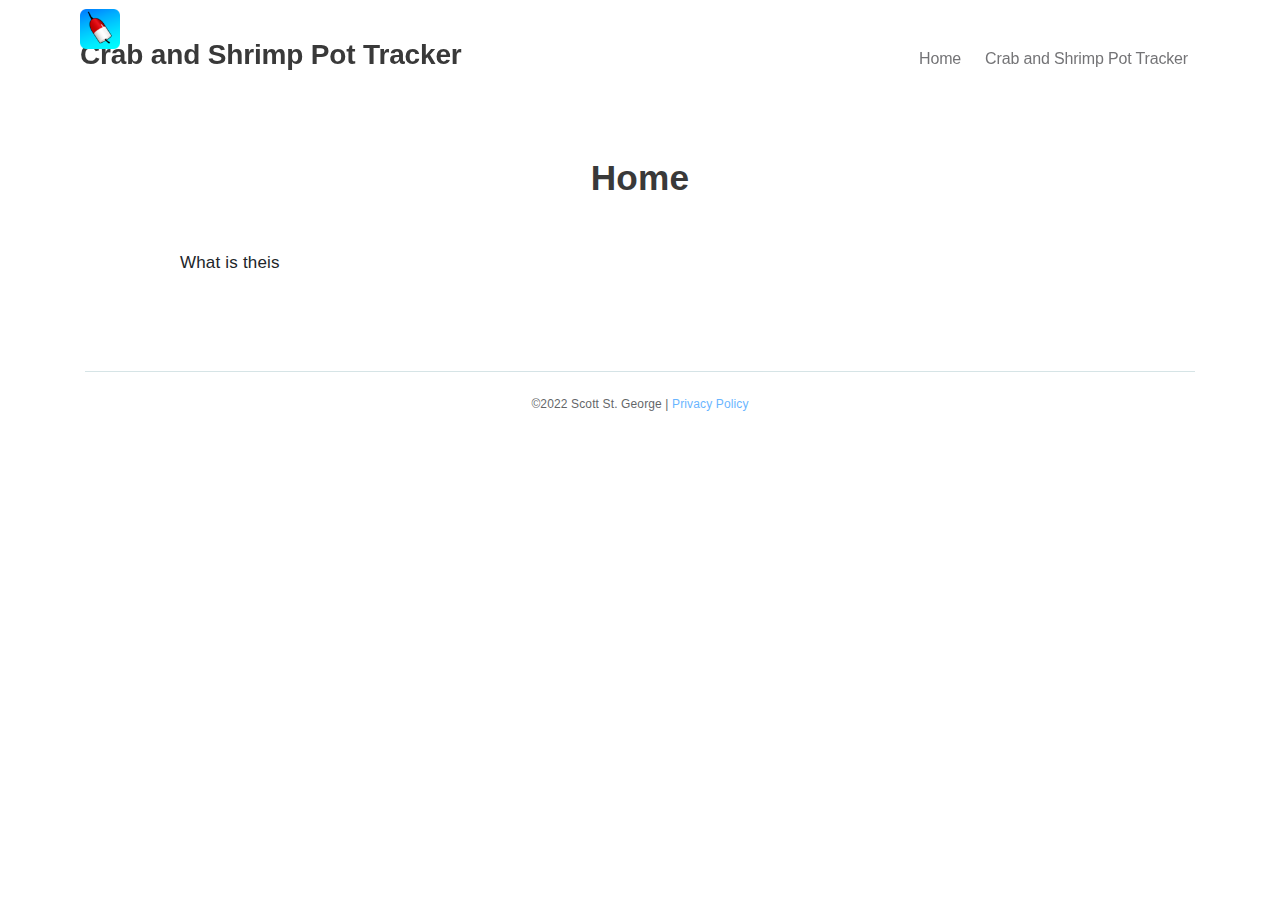
<file: en/crab-and-shrimp-pot-tracker/en/home/index.html>
<!DOCTYPE html> <html lang="en"> <head> <meta charset="utf-8"> <meta name="viewport" content="width=device-width, initial-scale=1, shrink-to-fit=no"> <meta name="description" content="Crab and Shrimp Pot tracker for iOS"><meta name="keywords" content="crab, crabbing, shrimp, shrimping, fish, fishing, boat, track, statistics, hunt, gps, navigation, noaa, marine"><meta property="og:site_name" content="Crab and Shrimp Pot Tracker"/> <meta property="og:site" content=""/> <meta property="og:title" content="" /> <meta property="og:description" content=""/> <meta property="og:image" content=""/> <meta property="og:url" content=""/> <title>Crab and Shrimp Pot Tracker - Crab and Shrimp Pot Tracker</title> <link href="../../css/bootstrap-3a76f35339.css" rel="stylesheet" /> <link href="../../css/fontawesome-all-11274eeeaa.css" rel="stylesheet" /> <link href="../../css/swiper-4aa7a26ce2.css" rel="stylesheet" /> <link href="../../css/magnific-popup-bc1aad3793.css" rel="stylesheet" /> <link href="../../css/styles-light-bcdc24995d.css" rel="stylesheet" /> <link rel="icon" href="../../image/jprwdjn2/9f2cd3043016f7cc01bc17853f072739.png?imageView2/1/w/64/h/64" /> </head> <body data-spy="scroll" data-target=".fixed-top"> <div class="spinner-wrapper"> <div class="spinner"> <div class="bounce1"></div> <div class="bounce2"></div> <div class="bounce3"></div> </div> </div> <nav class="navbar navbar-expand-lg navbar-dark navbar-custom fixed-top"> <a class="navbar-brand logo-image" href=".."><h3><img src="../../image/jprwdjn2/9f2cd3043016f7cc01bc17853f072739.png?imageView2/1/w/128/h/128" alt=""/>Crab and Shrimp Pot Tracker</h3></a> <button class="navbar-toggler" type="button" data-toggle="collapse" data-target="#navbarsToggle" aria-controls="navbarsToggle" aria-expanded="false" aria-label="Toggle navigation"> <span class="navbar-toggler-awesome fas fa-bars"></span> <span class="navbar-toggler-awesome fas fa-times"></span> </button>  <div class="collapse navbar-collapse" id="navbarsToggle"> <ul class="navbar-nav ml-auto"> <li class="nav-item"> <a class="nav-link page-scroll" href="https://37gqbjgb.happylanding.online/http://www.scottstgeorge.com">Home</a></li><li class="nav-item"> <a class="nav-link page-scroll" href="https://37gqbjgb.happylanding.online/">Crab and Shrimp Pot Tracker</a></li>  </ul> </div> </nav> <header id="header" class="ex-header"> <div class="container"> <div class="row"> <div class="col-md-12"> <h2>Home</h2> </div> </div> </div> </header> <div class="ex-basic-2"> <div class="container"> <div class="row"> <div class="col-lg-10 offset-lg-1"> What is theis
 </div> </div> </div> </div>   <div class="copyright"> <div class="container"> <div class="row"> <div class="col-lg-12"> <p class="p-small">©2022 Scott St. George | <a href=../privacy-policy>Privacy Policy</a></p> </div> </div> </div> </div> <script src="../../js/jquery-a09e13ee94.min.js"></script> <script src="../../js/popper-36affe2ca6.min.js"></script> <script src="../../js/bootstrap-e1d98d4768.min.js"></script> <script src="../../js/jquery-b62c744f56.easing.min.js"></script> <script src="../../js/swiper-d3ecdaa712.min.js"></script> <script src="../../js/jquery-21dfcde552.magnific-popup.js"></script> <script src="../../js/validator-6f0c261c06.min.js"></script> <script src="../../js/scripts-ec752a0d69.js"></script> </body> </html>
</file>
<file: css/styles-light-bcdc24995d.css>
.p-large, body, p {
    line-height: 1.381;
    letter-spacing: .011em;
    font-family: "SF Pro Display", "SF Pro Icons", "Helvetica Neue", Helvetica, Arial, sans-serif;
    font-weight:400
}

a, a:hover {
    color:#2997ff
}

body, html {
    width: 100%;
    height:100%
}

body, p {
    font-size:17px
}

.p-large {
    font-size:21px
}

.p-small {
    font: 400 .75rem/1.25rem "SF Pro Display", "SF Pro Icons", "Helvetica Neue", Helvetica, Arial, sans-serif
}

.p-heading {
    margin-bottom:1.875rem
}

.li-space-lg li {
    margin-bottom:.25rem
}

.indent {
    padding-left:1.25rem
}

h1 {
    color: #393939;
    font-size: 40px;
    line-height: 1.08349;
    font-weight: 600;
    letter-spacing: -.003em;
    font-family: "SF Pro Display", "SF Pro Icons", "Helvetica Neue", Helvetica, Arial, sans-serif
}

h2 {
    color: #393939;
    font: 600 2.2rem/2.2rem "SF Pro Display", "SF Pro Icons", "Helvetica Neue", Helvetica, Arial, sans-serif
}

h3 {
    color: #393939;
    font: 600 1.75rem/2rem "SF Pro Display", "SF Pro Icons", "Helvetica Neue", Helvetica, Arial, sans-serif
}

h4 {
    color: #393939;
    font: 400 1.25rem/1.875rem "SF Pro Display", "SF Pro Icons", "Helvetica Neue", Helvetica, Arial, sans-serif
}

h5 {
    color: #393939;
    font: 400 1.125rem/1.625rem "SF Pro Display", "SF Pro Icons", "Helvetica Neue", Helvetica, Arial, sans-serif
}

h6 {
    color: #393939;
    font: 400 1rem/1.5rem "SF Pro Display", "SF Pro Icons", "Helvetica Neue", Helvetica, Arial, sans-serif
}

a:hover {
    text-decoration:underline
}

a.turquoise {
    color:#000
}

a.white {
    color:#fff
}

.testimonial-text {
    font: italic 400 1rem/1.5rem "SF Pro Display", "SF Pro Icons", "Helvetica Neue", Helvetica, Arial, sans-serif
}

.testimonial-author {
    font: 700 1rem/1.5rem "SF Pro Display", "SF Pro Icons", "Helvetica Neue", Helvetica, Arial, sans-serif
}

.btn-solid-lg, .btn-solid-reg {
    font: 700 .75rem/0 "SF Pro Display", "SF Pro Icons", "Helvetica Neue", Helvetica, Arial, sans-serif;
    transition: all .2s;
    display:inline-block
}

.turquoise {
    color:#000
}

.btn-solid-reg {
    margin: 10px;
    padding: 1.1875rem 2.125rem;
    border: .125rem solid #000;
    border-radius: 2rem;
    background-color: #000;
    color: #fff;
    text-decoration:none
}

.btn-solid-reg:hover {
    background-color: transparent;
    color: #000;
    text-decoration:none
}

.btn-solid-lg {
    padding: 1.375rem 2.625rem;
    border: .125rem solid #000;
    border-radius: 2rem;
    background-color: #000;
    color: #fff;
    text-decoration:none
}

.btn-outline, .btn-solid-lg:hover {
    background-color: transparent;
    color: #000;
    text-decoration:none
}

.btn-outline {
    display: inline-block;
    padding: 1.1875rem 2.125rem;
    border: .125rem solid #000;
    border-radius: 2rem;
    font: 700 1.25rem/0 "SF Pro Display", "SF Pro Icons", "Helvetica Neue", Helvetica, Arial, sans-serif;
    transition: all .2s;
    margin:10px
}

.btn-outline:hover {
    background-color: #000;
    color: #fff;
    text-decoration:none
}

.btn-outline-lg, .btn-outline-reg {
    background-color: transparent;
    font: 700 .75rem/0 "SF Pro Display", "SF Pro Icons", "Helvetica Neue", Helvetica, Arial, sans-serif;
    transition: all .2s;
    text-decoration:none
}

.btn-outline-reg {
    display: inline-block;
    padding: 1.1875rem 2.125rem;
    border: .125rem solid #000;
    border-radius: 2rem;
    color:#000
}

.btn-outline-reg:hover {
    background-color: #000;
    color: #fff;
    text-decoration:none
}

.btn-outline-lg {
    display: inline-block;
    padding: 1.375rem 2.625rem;
    border: .125rem solid #000;
    border-radius: 2rem;
    color:#000
}

.btn-outline-lg:hover {
    background-color: #000;
    color: #fff;
    text-decoration:none
}

.btn-outline-sm {
    display: inline-block;
    padding: 1rem 1.625rem .875rem;
    border: .125rem solid #000;
    border-radius: 2rem;
    background-color: transparent;
    color: #000;
    font: 700 .625rem/0 "SF Pro Display", "SF Pro Icons", "Helvetica Neue", Helvetica, Arial, sans-serif;
    text-decoration: none;
    transition:all .2s
}

.form-control-input, .form-control-select, .form-control-textarea {
    padding-left: 1.3125rem;
    border: 1px solid #c4d8dc;
    color: #626262;
    transition:all .2s
}

.btn-outline-sm:hover {
    background-color: #000;
    color: #fff;
    text-decoration:none
}

.form-group {
    position: relative;
    margin-bottom:1.25rem
}

.form-group.has-error.has-danger {
    margin-bottom:.625rem
}

.form-group.has-error.has-danger .help-block.with-errors ul {
    margin-top:.375rem
}

.label-control {
    position: absolute;
    top: .87rem;
    left: 1.375rem;
    color: #626262;
    opacity: 1;
    font: 400 .875rem/1.375rem "SF Pro Display", "SF Pro Icons", "Helvetica Neue", Helvetica, Arial, sans-serif;
    cursor: text;
    transition:all .2s ease
}

@media screen and (-ms-high-contrast: active), screen and(-ms-high-contrast: none) {
    .label-control {
        top:.9375rem
    }
}

.form-control-input.notEmpty + .label-control, .form-control-input:focus + .label-control, .form-control-textarea.notEmpty + .label-control, .form-control-textarea:focus + .label-control {
    top: .125rem;
    opacity: 1;
    font-size: .75rem;
    font-weight:700
}

.form-control-input, .form-control-select {
    display: block;
    width: 100%;
    padding-top: 1.0625rem;
    padding-bottom: .0625rem;
    border-radius: .25rem;
    background-color: #fff;
    font: 400 .875rem/1.875rem "SF Pro Display", "SF Pro Icons", "Helvetica Neue", Helvetica, Arial, sans-serif;
    -webkit-appearance:none
}

.form-control-select {
    padding-top: .5rem;
    padding-bottom: .5rem;
    height:3rem
}

@media screen and (-ms-high-contrast: active), screen and(-ms-high-contrast: none) {
    .form-control-input {
        padding-top: 1.25rem;
        padding-bottom: .75rem;
        line-height:1.75rem
    }

    .form-control-select {
        padding-top: .875rem;
        padding-bottom: .75rem;
        height: 3.125rem;
        line-height:2.125rem
    }
}

select {
    -webkit-appearance: none;
    -moz-appearance: none;
    -ms-appearance: none;
    -o-appearance: none;
    appearance: none;
    background-image: url(../image/down-arrow.png);
    background-position: 96% 50%;
    background-repeat: no-repeat;
    outline:0
}

select::-ms-expand {
    display:none
}

.form-control-textarea {
    display: block;
    width: 100%;
    height: 8rem;
    padding-top: 1.25rem;
    border-radius: .25rem;
    background-color: #fff;
    font: 400 .875rem/1.75rem "SF Pro Display", "SF Pro Icons", "Helvetica Neue", Helvetica, Arial, sans-serif
}

.form-control-input:focus, .form-control-select:focus, .form-control-textarea:focus {
    border: 1px solid #a1a1a1;
    outline:0
}

.form-control-input:hover, .form-control-select:hover, .form-control-textarea:hover {
    border:1px solid #a1a1a1
}

.checkbox {
    font: 400 .75rem/1.25rem "SF Pro Display", "SF Pro Icons", "Helvetica Neue", Helvetica, Arial, sans-serif
}

input[type=checkbox] {
    vertical-align: -15%;
    margin-right:.375rem
}

@media screen and (-ms-high-contrast: active), screen and(-ms-high-contrast: none) {
    input[type=checkbox] {
        vertical-align:-9%
    }
}

.form-control-submit-button {
    display: inline-block;
    width: 100%;
    height: 3.125rem;
    border: 1px solid #000;
    border-radius: 1.5rem;
    background-color: #000;
    color: #fff;
    font: 700 .75rem/1.75rem "SF Pro Display", "SF Pro Icons", "Helvetica Neue", Helvetica, Arial, sans-serif;
    cursor: pointer;
    transition:all .2s
}

.form-control-submit-button:hover {
    background-color: transparent;
    color:#000
}

#cmsgSubmit.h3.text-center, #cmsgSubmit.h3.text-center.tada.animated, #pmsgSubmit.h3.text-center, #pmsgSubmit.h3.text-center.tada.animated, #rmsgSubmit.h3.text-center, #rmsgSubmit.h3.text-center.tada.animated {
    display: block;
    margin-bottom: 0;
    color: #626262;
    font: 400 1.125rem/1rem "SF Pro Display", "SF Pro Icons", "Helvetica Neue", Helvetica, Arial, sans-serif
}

.help-block.with-errors .list-unstyled {
    color: #626262;
    font-size: .75rem;
    line-height: 1.125rem;
    text-align:left
}

.cards-1, .header .header-content, .slider-1, .spinner {
    text-align:center
}

.help-block.with-errors ul {
    margin-bottom:0
}

@-webkit-keyframes tada {
    from, to {
        -webkit-transform: scale3d(1, 1, 1);
        -ms-transform: scale3d(1, 1, 1);
        transform:scale3d(1, 1, 1)
    }

    10%, 20% {
        -webkit-transform: scale3d(.9, .9, .9) rotate3d(0, 0, 1, -3deg);
        -ms-transform: scale3d(.9, .9, .9) rotate3d(0, 0, 1, -3deg);
        transform:scale3d(.9, .9, .9) rotate3d(0, 0, 1, -3deg)
    }

    30%, 50%, 70%, 90% {
        -webkit-transform: scale3d(1.1, 1.1, 1.1) rotate3d(0, 0, 1, 3deg);
        -ms-transform: scale3d(1.1, 1.1, 1.1) rotate3d(0, 0, 1, 3deg);
        transform:scale3d(1.1, 1.1, 1.1) rotate3d(0, 0, 1, 3deg)
    }

    40%, 60%, 80% {
        -webkit-transform: scale3d(1.1, 1.1, 1.1) rotate3d(0, 0, 1, -3deg);
        -ms-transform: scale3d(1.1, 1.1, 1.1) rotate3d(0, 0, 1, -3deg);
        transform:scale3d(1.1, 1.1, 1.1) rotate3d(0, 0, 1, -3deg)
    }
}

@keyframes tada {
    from, to {
        -webkit-transform: scale3d(1, 1, 1);
        -ms-transform: scale3d(1, 1, 1);
        transform:scale3d(1, 1, 1)
    }

    10%, 20% {
        -webkit-transform: scale3d(.9, .9, .9) rotate3d(0, 0, 1, -3deg);
        -ms-transform: scale3d(.9, .9, .9) rotate3d(0, 0, 1, -3deg);
        transform:scale3d(.9, .9, .9) rotate3d(0, 0, 1, -3deg)
    }

    30%, 50%, 70%, 90% {
        -webkit-transform: scale3d(1.1, 1.1, 1.1) rotate3d(0, 0, 1, 3deg);
        -ms-transform: scale3d(1.1, 1.1, 1.1) rotate3d(0, 0, 1, 3deg);
        transform:scale3d(1.1, 1.1, 1.1) rotate3d(0, 0, 1, 3deg)
    }

    40%, 60%, 80% {
        -webkit-transform: scale3d(1.1, 1.1, 1.1) rotate3d(0, 0, 1, -3deg);
        -ms-transform: scale3d(1.1, 1.1, 1.1) rotate3d(0, 0, 1, -3deg);
        transform:scale3d(1.1, 1.1, 1.1) rotate3d(0, 0, 1, -3deg)
    }
}

.tada {
    -webkit-animation-name: tada;
    animation-name:tada
}

.animated {
    -webkit-animation-duration: 1s;
    animation-duration: 1s;
    -webkit-animation-fill-mode: both;
    animation-fill-mode:both
}

.my-mfp-slide-bottom .zoom-anim-dialog {
    opacity: 0;
    transition: all .2s ease-out;
    -webkit-transform: translateY(-1.25rem) perspective(37.5rem) rotateX(10deg);
    -ms-transform: translateY(-1.25rem) perspective(37.5rem) rotateX(10deg);
    transform:translateY(-1.25rem) perspective(37.5rem) rotateX(10deg)
}

.my-mfp-slide-bottom.mfp-ready .zoom-anim-dialog {
    opacity: 1;
    -webkit-transform: translateY(0) perspective(37.5rem) rotateX(0);
    -ms-transform: translateY(0) perspective(37.5rem) rotateX(0);
    transform:translateY(0) perspective(37.5rem) rotateX(0)
}

.my-mfp-slide-bottom.mfp-removing .zoom-anim-dialog {
    opacity: 0;
    -webkit-transform: translateY(-.625rem) perspective(37.5rem) rotateX(10deg);
    -ms-transform: translateY(-.625rem) perspective(37.5rem) rotateX(10deg);
    transform:translateY(-.625rem) perspective(37.5rem) rotateX(10deg)
}

.my-mfp-slide-bottom.mfp-bg {
    opacity: 0;
    transition:opacity .2s ease-out
}

.my-mfp-slide-bottom.mfp-ready.mfp-bg {
    opacity:.8
}

.my-mfp-slide-bottom.mfp-removing.mfp-bg {
    opacity:0
}

@-webkit-keyframes fadeIn {
    from {
        opacity:0
    }

    to {
        opacity:1
    }
}

@keyframes fadeIn {
    from {
        opacity:0
    }

    to {
        opacity:1
    }
}

.fadeIn {
    -webkit-animation: fadeIn .6s;
    animation:fadeIn .6s
}

@-webkit-keyframes fadeOut {
    from {
        opacity:1
    }

    to {
        opacity:0
    }
}

@keyframes fadeOut {
    from {
        opacity:1
    }

    to {
        opacity:0
    }
}

.fadeOut {
    -webkit-animation: fadeOut .8s;
    animation:fadeOut .8s
}

.spinner-wrapper {
    position: fixed;
    z-index: 999999;
    top: 0;
    right: 0;
    bottom: 0;
    left: 0;
    background:#fff
}

.spinner {
    position: absolute;
    top: 50%;
    left: 50%;
    width: 3.75rem;
    height: 1.25rem;
    margin:-.625rem 0 0 -1.875rem
}

.spinner > div {
    display: inline-block;
    width: 1rem;
    height: 1rem;
    border-radius: 100%;
    background-color: #0a0a0a;
    -webkit-animation: sk-bouncedelay 1s infinite ease-in-out both;
    animation:sk-bouncedelay 1s infinite ease-in-out both
}

.spinner .bounce1 {
    -webkit-animation-delay: -.32s;
    animation-delay:-.32s
}

.spinner .bounce2 {
    -webkit-animation-delay: -.16s;
    animation-delay:-.16s
}

@-webkit-keyframes sk-bouncedelay {
    0%, 100%, 80% {
        -webkit-transform:scale(0)
    }

    40% {
        -webkit-transform:scale(1)
    }
}

@keyframes sk-bouncedelay {
    0%, 100%, 80% {
        -webkit-transform: scale(0);
        -ms-transform: scale(0);
        transform:scale(0)
    }

    40% {
        -webkit-transform: scale(1);
        -ms-transform: scale(1);
        transform:scale(1)
    }
}

.navbar-custom {
    background-color: #fff;
    box-shadow: 0 .0625rem .375rem 0 rgba(0, 0, 0, .1);
    font-size: 16px;
    font-weight: 400;
    letter-spacing: -.01em;
    font-family: "SF Pro Text", "Myriad Set Pro", "SF Pro Icons", "Helvetica Neue", Helvetica, Arial, sans-serif;
    transition:all .2s
}

.navbar-custom .navbar-brand.logo-image img {
    width: 2.5rem;
    height: 2.5rem;
    margin-right:10px
}

.navbar-custom .navbar-brand.logo-text {
    font: 600 2rem/1.5rem "SF Pro Display", "SF Pro Icons", "Helvetica Neue", Helvetica, Arial, sans-serif;
    color: #393939;
    text-decoration:none
}

.navbar-custom .navbar-nav {
    margin-top: .75rem;
    margin-bottom:.5rem
}

.navbar-custom .nav-item .nav-link {
    padding: .625rem .75rem;
    color: #393939;
    text-decoration:none
}

.navbar-custom .nav-item .nav-link.active, .navbar-custom .nav-item .nav-link:hover {
    color:#000
}

.navbar-custom .dropdown:hover > .dropdown-menu {
    display: block;
    min-width: auto;
    animation:fadeDropdown .2s
}

.navbar-custom .social-icons, .navbar-custom button[aria-expanded=false] .navbar-toggler-awesome.fas.fa-times {
    display:none
}

@keyframes fadeDropdown {
    0% {
        opacity:0
    }

    100% {
        opacity:1
    }
}

.navbar-custom .dropdown-toggle:focus {
    outline:0
}

.navbar-custom .dropdown-menu {
    margin-top: 0;
    border: none;
    border-radius: .25rem;
    background-color:#fff
}

.navbar-custom .dropdown-item {
    color: #393939;
    text-decoration:none
}

.navbar-custom .dropdown-item:hover {
    background-color:#fff
}

.navbar-custom .dropdown-item .item-text {
    font: 600 .875rem/.875rem "SF Pro Display", "SF Pro Icons", "Helvetica Neue", Helvetica, Arial, sans-serif
}

.navbar-custom .dropdown-item:hover .item-text {
    color:#000
}

.navbar-custom .dropdown-items-divide-hr {
    width: 100%;
    height: 1px;
    margin: .75rem auto .725rem;
    border: none;
    background-color: #c4d8dc;
    opacity:.2
}

.basic-1 .btn-solid-reg, .basic-2 .btn-solid-reg {
    margin-top:.625rem
}

.navbar-custom .navbar-toggler {
    border: none;
    color: #393939;
    font-size:2rem
}

.navbar-custom button[aria-expanded=false] .navbar-toggler-awesome.fas.fa-bars {
    display:inline-block
}

.navbar-custom button[aria-expanded=true] .navbar-toggler-awesome.fas.fa-bars {
    display:none
}

.navbar-custom button[aria-expanded=true] .navbar-toggler-awesome.fas.fa-times {
    display: inline-block;
    margin-right:.125rem
}

.header {
    background-color:#fff
}

.header .header-content {
    padding-top: 8rem;
    padding-bottom:4rem
}

.header .text-container {
    margin-bottom:4rem
}

.header h1 {
    margin-bottom: 1.125rem;
    font-size: 1.5rem;
    line-height:3.125rem
}

.header .p-large {
    margin-bottom:1.875rem
}

.slider-1 {
    padding-top: 2.25rem;
    padding-bottom:2.125rem
}

.slider-1 h5 {
    margin-bottom:.75rem
}

.slider-1 .slider-container {
    padding-top: 2.75rem;
    padding-bottom: 2.75rem;
    border-radius: .5rem;
    background-color:#f7fcfd
}

.cards-1 {
    padding-top: 12rem;
    padding-bottom:3rem
}

.cards-1 h2 {
    margin-bottom:1rem
}

.cards-1 .card {
    max-width: 21rem;
    margin-right: auto;
    margin-bottom: 4.5rem;
    margin-left: auto;
    padding: 3.25rem 2rem 2rem;
    border: 1px solid #c4d8dc;
    border-radius: 0;
    background:0 0
}

.cards-1 .card-image {
    width: 6rem;
    height: 6rem;
    margin-right: auto;
    margin-bottom: 0;
    margin-left:auto
}

.cards-1 .card-title {
    margin-bottom:.875rem
}

.cards-1 .card-body {
    padding:0
}

.basic-1 {
    padding-top: 5rem;
    padding-bottom:5rem
}

.basic-1 .text-container {
    margin-bottom:4rem
}

.basic-1 h2 {
    margin-bottom:1.375rem
}

.basic-2 .image-container, .slider-2 .image-container {
    margin-bottom:4rem
}

.basic-2 {
    padding-top: 7.5rem;
    padding-bottom:7.5rem
}

.basic-2 h2 {
    margin-bottom:1.375rem
}

.basic-2 .list-unstyled .fas {
    color: #000;
    line-height:1.375rem
}

.basic-2 .list-unstyled .media-body {
    margin-left:.625rem
}

.lightbox-basic {
    margin: 2.5rem auto;
    padding: 2rem 1.5rem;
    border-radius: .25rem;
    background: #fff;
    text-align:left
}

.lightbox-basic .container {
    padding-right: 0;
    padding-left:0
}

.lightbox-basic .image-container {
    max-width: 33.75rem;
    margin-right: auto;
    margin-bottom: 3rem;
    margin-left:auto
}

.lightbox-basic h3 {
    margin-bottom:.5rem
}

.lightbox-basic hr {
    width: 2.5rem;
    height: .125rem;
    margin-top: 0;
    margin-bottom: 1.25rem;
    margin-left: 0;
    border: 0;
    background-color: #000;
    text-align:left
}

.cards-2 h2, .lightbox-basic h4 {
    margin-bottom:1rem
}

.lightbox-basic .list-unstyled .fas {
    color: #000;
    line-height:1.375rem
}

.lightbox-basic .list-unstyled .media-body {
    margin-left:.625rem
}

.lightbox-basic .btn-outline-reg, .lightbox-basic .btn-solid-reg {
    margin-top:.75rem
}

.lightbox-basic .btn-solid-reg.mfp-close {
    position: relative;
    width: auto;
    height: auto;
    color: #fff;
    opacity:1
}

.lightbox-basic .btn-solid-reg.mfp-close:hover {
    color:#000
}

.lightbox-basic a.mfp-close.as-button {
    position: relative;
    width: auto;
    height: auto;
    margin-left: .375rem;
    color: #000;
    opacity:1
}

.basic-4 .team-member, .cards-2 .card, .slider-2 .card-image {
    margin-right: auto;
    margin-left:auto
}

.lightbox-basic a.mfp-close.as-button:hover {
    color:#fff
}

.lightbox-basic button.mfp-close.x-button {
    position: absolute;
    top: -.125rem;
    right: -.125rem;
    width: 2.75rem;
    height: 2.75rem;
    color:#707984
}

.cards-2 {
    padding-top: 3rem;
    padding-bottom: 2.75rem;
    text-align:center
}

.cards-2 .card {
    display: block;
    max-width: 19.5rem;
    margin-bottom: 6rem;
    border: 1px solid #c4d8dc;
    border-radius: .5rem;
    vertical-align:top
}

.cards-2 .card .card-body {
    padding:2.5rem 2.75rem 1.875rem 2.5rem
}

.cards-2 .card .card-title {
    margin-bottom: .625rem;
    color: #393939;
    font-weight: 700;
    font-size: 1.75rem;
    line-height: 2.25rem;
    text-align:center
}

.cards-2 .card .card-subtitle {
    margin-bottom:1.75rem
}

.cards-2 .card .cell-divide-hr {
    height: 1px;
    margin-top: 0;
    margin-bottom: 0;
    border: none;
    background-color:#c4d8dc
}

.cards-2 .card .price {
    padding-top: .875rem;
    padding-bottom:1.5rem
}

.cards-2 .card .value {
    color: #000;
    font-weight: 700;
    font-size: 3.5rem;
    line-height: 4rem;
    text-align:center
}

.cards-2 .card .currency {
    margin-right: .375rem;
    color: #000;
    font-size: 1.5rem;
    vertical-align:56%
}

.cards-2 .card .frequency {
    margin-top: .25rem;
    font-size: .875rem;
    text-align:center
}

.cards-2 .card .list-unstyled {
    margin-top: 1.875rem;
    margin-bottom: 1.625rem;
    text-align:left
}

.basic-3 h2, .basic-3 p, .basic-4, .basic-4 h2, .cards-2 .card .button-wrapper, .copyright, .ex-header, .form-2 .list-unstyled, .form-2 h2, .slider-2 .swiper-container, .slider-2 h2 {
    text-align:center
}

.cards-2 .card .list-unstyled.li-space-lg li {
    margin-bottom:.5rem
}

.cards-2 .card .list-unstyled .fas {
    color: #000;
    line-height:1.375rem
}

.cards-2 .card .list-unstyled .fas.fa-times {
    margin-left: .1875rem;
    margin-right: .125rem;
    color:#777b7e
}

.cards-2 .card .list-unstyled .media-body, .form-1 .list-unstyled .media-body {
    margin-left:.625rem
}

.cards-2 .card .button-wrapper {
    position: absolute;
    right: 0;
    bottom: -1.25rem;
    left:0
}

.cards-2 .card .btn-solid-reg:hover {
    background-color:#fff
}

.cards-2 .card .label {
    position: absolute;
    top: 0;
    right: 0;
    width: 10.625rem;
    height: 10.625rem;
    overflow:hidden
}

.cards-2 .card .label .best-value {
    position: relative;
    width: 13.75rem;
    padding: .3125rem 0 .3125rem 4.125rem;
    background-color: #000;
    color: #fff;
    -webkit-transform: rotate(45deg) translate3d(0, 0, 0);
    -ms-transform: rotate(45deg) translate3d(0, 0, 0);
    transform:rotate(45deg) translate3d(0, 0, 0)
}

.basic-3, .form-1 {
    padding-top:6.875rem
}

.form-1 {
    padding-bottom: 6.25rem;
    background-color:#f9fafc
}

.form-1 h2 {
    margin-bottom:1.25rem
}

.form-1 .list-unstyled {
    margin-top:1.375rem
}

.form-1 .list-unstyled .fas {
    color: #000;
    line-height:1.375rem
}

.form-1 .text-container {
    margin-bottom:3.5rem
}

.basic-3 {
    padding-bottom:6.125rem
}

.basic-3 h2 {
    margin-bottom:3rem
}

.basic-3 .image-container {
    margin-bottom:2.25rem
}

.basic-3 .image-container img {
    border-radius:.5rem
}

.basic-3 .video-wrapper {
    position:relative
}

.basic-3 .video-play-button, .basic-3 .video-play-button:after, .basic-3 .video-play-button:before {
    position: absolute;
    top: 50%;
    left: 50%;
    border-radius: 50%;
    display:block
}

.basic-3 .video-play-button {
    z-index: 10;
    box-sizing: content-box;
    width: 2rem;
    height: 2.75rem;
    padding: 1.125rem 1.25rem 1.125rem 1.75rem;
    -webkit-transform: translateX(-50%) translateY(-50%);
    -ms-transform: translateX(-50%) translateY(-50%);
    transform:translateX(-50%) translateY(-50%)
}

.basic-3 .video-play-button:before {
    content: "";
    z-index: 0;
    width: 4.75rem;
    height: 4.75rem;
    background: #000;
    animation: pulse-border 1.5s ease-out infinite;
    -webkit-transform: translateX(-50%) translateY(-50%);
    -ms-transform: translateX(-50%) translateY(-50%);
    transform:translateX(-50%) translateY(-50%)
}

.basic-3 .video-play-button:after {
    content: "";
    z-index: 1;
    width: 4.375rem;
    height: 4.375rem;
    background: #000;
    transition: all .2s;
    -webkit-transform: translateX(-50%) translateY(-50%);
    -ms-transform: translateX(-50%) translateY(-50%);
    transform:translateX(-50%) translateY(-50%)
}

.basic-3 .video-play-button span {
    position: relative;
    display: block;
    z-index: 3;
    top: .375rem;
    left: .25rem;
    width: 0;
    height: 0;
    border-left: 1.625rem solid #fff;
    border-top: 1rem solid transparent;
    border-bottom:1rem solid transparent
}

@keyframes pulse-border {
    0% {
        transform: translateX(-50%) translateY(-50%) translateZ(0) scale(1);
        opacity:1
    }

    100% {
        transform: translateX(-50%) translateY(-50%) translateZ(0) scale(1.5);
        opacity:0
    }
}

.slider-2 {
    padding-top: 7.5rem;
    padding-bottom: 7rem;
    background: url(../images/testimonials-background.jpg) center center no-repeat;
    background-size:cover
}

.basic-4, .form-2 {
    padding-top:7rem
}

.slider-2 h2 {
    margin-bottom:2.5rem
}

.slider-2 .slider-container {
    position:relative
}

.slider-2 .swiper-container {
    position: static;
    width:90%
}

.slider-2 .swiper-button-next:focus, .slider-2 .swiper-button-prev:focus {
    outline:0
}

.slider-2 .swiper-button-prev {
    left: -.5rem;
    background-image: url("data:image/svg+xml;charset=utf-8,%3Csvg%20xmlns%3D'http%3A%2F%2Fwww.w3.org%2F2000%2Fsvg'%20viewBox%3D'0%200%2028%2044'%3E%3Cpath%20d%3D'M0%2C22L22%2C0l2.1%2C2.1L4.2%2C22l19.9%2C19.9L22%2C44L0%2C22L0%2C22L0%2C22z'%20fill%3D'%23626262'%2F%3E%3C%2Fsvg%3E");
    background-size:1.125rem 1.75rem
}

.slider-2 .swiper-button-next {
    right: -.5rem;
    background-image: url("data:image/svg+xml;charset=utf-8,%3Csvg%20xmlns%3D'http%3A%2F%2Fwww.w3.org%2F2000%2Fsvg'%20viewBox%3D'0%200%2028%2044'%3E%3Cpath%20d%3D'M27%2C22L27%2C22L5%2C44l-2.1-2.1L22.8%2C22L2.9%2C2.1L5%2C0L27%2C22L27%2C22z'%20fill%3D'%23626262'%2F%3E%3C%2Fsvg%3E");
    background-size:1.125rem 1.75rem
}

.slider-2 .card {
    position: relative;
    border: none;
    background-color:transparent
}

.slider-2 .card-image {
    width: 7rem;
    height: 7rem;
    margin-bottom: .25rem;
    border-radius:50%
}

.slider-2 .card-body {
    padding-bottom:0
}

.slider-2 .testimonial-author {
    margin-bottom:0
}

.basic-4 {
    padding-bottom:4rem
}

.basic-4 h2 {
    margin-bottom:1rem
}

.basic-4 .team-member {
    max-width: 12.5rem;
    margin-bottom:3.5rem
}

.basic-4 .image-wrapper {
    overflow: hidden;
    margin-bottom: 1.5rem;
    border-radius:50%
}

.basic-4 .image-wrapper img {
    margin: 0;
    transition:all .3s
}

.basic-4 .image-wrapper:hover img {
    -moz-transform: scale(1.15);
    -webkit-transform: scale(1.15);
    transform:scale(1.15)
}

.basic-4 .team-member .p-large {
    margin-bottom: .25rem;
    font-size:1.125rem
}

.basic-4 .team-member .job-title {
    margin-bottom:.375rem
}

.basic-4 .fa-stack {
    margin-top: .375rem;
    margin-right: .125rem;
    margin-left: .125rem;
    font-size:.875rem
}

.ex-basic-1 .breadcrumbs .fa, .ex-basic-2 .list-unstyled .media-body, .footer .list-unstyled .media-body {
    margin-left:.625rem
}

.basic-4 .fa-stack-2x {
    color: #000;
    transition:all .2s ease
}

.basic-4 .fa-stack-1x {
    color: #fff;
    transition:all .2s ease
}

.basic-4 .fa-stack:hover .fa-stack-2x {
    color:#2997ff
}

.basic-4 .fa-stack:hover .fa-stack-1x {
    color:#fff
}

.form-2 {
    padding-bottom: 6.25rem;
    background: url(../images/contact-background.jpg) center center no-repeat;
    background-size:cover
}

.form-2 h2 {
    margin-bottom:1rem
}

.form-2 .list-unstyled {
    margin-bottom: 3.75rem;
    font-size: 1rem;
    line-height:1.5rem
}

.form-2 .list-unstyled .fab, .form-2 .list-unstyled .fas {
    margin-right: .5rem;
    font-size: .875rem;
    color:#000
}

.form-2 .list-unstyled .fa-phone {
    vertical-align:3%
}

.form-2 .map-responsive {
    position: relative;
    overflow: hidden;
    height: 0;
    margin-bottom: 4rem;
    padding-bottom: 70%;
    border-radius:.25rem
}

.form-2 .map-responsive iframe {
    position: absolute;
    top: 0;
    left: 0;
    width: 100%;
    height: 100%;
    border:none
}

.footer {
    padding-top: 4.625rem;
    padding-bottom:.5rem
}

.footer .footer-col {
    margin-bottom:2.25rem
}

.footer h4 {
    margin-bottom:1rem
}

.footer .list-unstyled .fas {
    color: #000;
    font-size: .5rem;
    line-height:1.375rem
}

.footer .fa-stack {
    margin-bottom: .75rem;
    margin-right: .5rem;
    font-size:1.5rem
}

.footer .fa-stack .fa-stack-1x {
    color: #fff;
    transition:all .2s ease
}

.footer .fa-stack .fa-stack-2x {
    color: #000;
    transition:all .2s ease
}

.footer .fa-stack:hover .fa-stack-1x {
    color:#fff
}

.footer .fa-stack:hover .fa-stack-2x {
    color:#2997ff
}

.copyright {
    padding-top: 1rem;
    padding-bottom:.375rem
}

.copyright .p-small {
    padding-top: 1.375rem;
    border-top: 1px solid #c4d8dc;
    opacity:.7
}

a.back-to-top {
    position: fixed;
    z-index: 999;
    right: .75rem;
    bottom: .75rem;
    display: none;
    width: 2.625rem;
    height: 2.625rem;
    border-radius: 1.875rem;
    background: url(../image/up-arrow.png) center 47% no-repeat #000;
    background-size: 1.125rem 1.125rem;
    text-indent:-9999px
}

a:hover.back-to-top {
    background-color:#2997ff
}

.ex-header {
    padding-top: 8rem;
    padding-bottom:1rem
}

.ex-basic-1 {
    padding-top: 2rem;
    padding-bottom: .875rem;
    background-color:#f7fcfd
}

.ex-basic-1 .breadcrumbs {
    margin-bottom:1.125rem
}

.ex-basic-1 .breadcrumbs .fa {
    margin-right:.5rem
}

.ex-basic-2 {
    padding-top: 2rem;
    padding-bottom:4rem
}

.ex-basic-2 h3 {
    margin-bottom:1rem
}

.ex-basic-2 .text-container {
    margin-bottom:3.625rem
}

.ex-basic-2 .text-container.last {
    margin-bottom:0
}

.ex-basic-2 .list-unstyled .fas {
    color: #000;
    font-size: .5rem;
    line-height:1.375rem
}

.ex-basic-2 .btn-outline-reg {
    margin-top:1.75rem
}

.ex-basic-2 .image-container-large {
    margin-bottom:4rem
}

.ex-basic-2 .image-container-large img, .ex-basic-2 .image-container-small img {
    border-radius:.25rem
}

.ex-basic-2 .text-container.dark-bg {
    padding: 1.625rem 1.5rem .75rem 2rem;
    background-color:#f9fafc
}

@media (min-width: 0px) {
    .cards-1 .image-container img {
        margin-top:1rem
    }
}

@media (min-width: 768px) {
    .basic-3 p, .p-heading {
        width:85%
    }

    .basic-3 p, .p-heading, .slider-2 .slider-container {
        margin-right: auto;
        margin-left:auto
    }

    .header .header-content {
        padding-top:10.5rem
    }

    .header h1 {
        font-size: 1rem;
        line-height:3.5rem
    }

    .slider-1 {
        padding-top: 3rem;
        padding-bottom:2.875rem
    }

    .slider-1 .slider-container {
        padding-right: 3.5rem;
        padding-left:3.5rem
    }

    .cards-1 .image-container img {
        margin-top:1rem
    }

    .slider-2 .slider-container {
        width:70%
    }

    .slider-2 .swiper-container {
        width:85%
    }

    .slider-2 .swiper-button-prev {
        left: 1rem;
        width: 1.375rem;
        background-size:1.375rem 2.125rem
    }

    .slider-2 .swiper-button-next {
        right: 1rem;
        width: 1.375rem;
        background-size:1.375rem 2.125rem
    }

    .basic-4 .team-member {
        display: inline-block;
        width: 12.5rem;
        margin-right: 2rem;
        margin-left: 2rem;
        vertical-align:top
    }

    .form-2 .list-unstyled li {
        display: inline-block;
        margin-right: .5rem;
        margin-left:.5rem
    }

    .form-2 .list-unstyled .address {
        display:block
    }

    .ex-header {
        padding-top: 10rem;
        padding-bottom:1rem
    }

    .ex-basic-2 .text-container.dark {
        padding:2.5rem 3rem 2rem
    }

    .ex-basic-2 .text-container.column {
        width: 90%;
        margin-right: auto;
        margin-left:auto
    }
}

@media (min-width: 992px) {
    .navbar-custom {
        padding: 2.125rem 1.5rem 2.125rem 2rem;
        box-shadow: none;
        background:0 0
    }

    .ex-header, .header {
        background-size:cover
    }

    .navbar-custom .navbar-nav {
        margin-top: 0;
        margin-bottom:0
    }

    .navbar-custom .nav-item .nav-link {
        padding: .25rem .75rem;
        color: #515154;
        opacity:.8
    }

    .navbar-custom .nav-item .nav-link.active, .navbar-custom .nav-item .nav-link:hover {
        color: #1d1d1f;
        opacity:1
    }

    .navbar-custom.top-nav-collapse {
        padding: 1rem 1.5rem .5rem 2rem;
        box-shadow: 0 .0625rem .375rem 0 rgba(0, 0, 0, .1);
        background-color:#fff
    }

    .navbar-custom.top-nav-collapse .nav-item .nav-link {
        color: #0a0a0a;
        opacity:.56
    }

    .navbar-custom.top-nav-collapse .nav-item .nav-link.active, .navbar-custom.top-nav-collapse .nav-item .nav-link:hover {
        color: #0a0a0a;
        opacity:1
    }

    .navbar-custom .dropdown-menu {
        padding-top: 1rem;
        padding-bottom: 1rem;
        border-top: .75rem solid transparent;
        border-radius:.25rem
    }

    .navbar-custom.top-nav-collapse .dropdown-menu {
        border-top: .5rem solid transparent;
        box-shadow:0 .375rem .375rem 0 rgba(0, 0, 0, .02)
    }

    .navbar-custom .dropdown-item {
        padding-top: .25rem;
        padding-bottom:.25rem
    }

    .navbar-custom .dropdown-items-divide-hr {
        width:84%
    }

    .navbar-custom .social-icons {
        display: block;
        margin-left:.5rem
    }

    .navbar-custom .fa-stack {
        margin-bottom: .1875rem;
        margin-left: .25rem;
        font-size:.75rem
    }

    .basic-1 .text-container, .basic-2 .image-container, .ex-basic-2 .text-container.column, .form-1 .text-container, .form-2 .map-responsive, .header .text-container, .lightbox-basic .image-container, .slider-2 .image-container {
        margin-bottom:0
    }

    .navbar-custom .fa-stack-2x {
        color: #000;
        transition:all .2s ease
    }

    .navbar-custom .fa-stack-1x {
        color: #fff;
        transition:all .2s ease
    }

    .navbar-custom .fa-stack:hover .fa-stack-2x {
        color:#fff
    }

    .navbar-custom .fa-stack:hover .fa-stack-1x, .navbar-custom.top-nav-collapse .fa-stack-2x {
        color:#000
    }

    .navbar-custom.top-nav-collapse .fa-stack-1x {
        color:#fff
    }

    .navbar-custom.top-nav-collapse .fa-stack:hover .fa-stack-2x {
        color:#2997ff
    }

    .navbar-custom.top-nav-collapse .fa-stack:hover .fa-stack-1x {
        color:#fff
    }

    .p-heading {
        width:65%
    }

    .header .header-content {
        padding-top: 11.5rem;
        text-align:left
    }

    .header .text-container {
        margin-top:3rem
    }

    .cards-1 .card {
        display: inline-block;
        max-width: 17.125rem;
        vertical-align:top
    }

    .cards-1 .col-lg-12 div.card:nth-child(3n + 2) {
        margin-right: 2rem;
        margin-left:2rem
    }

    .cards-1 .image-container {
        margin-top:2rem
    }

    .basic-1 .text-container {
        margin-top:0
    }

    .basic-2 .text-container {
        margin-top:0
    }

    .lightbox-basic {
        max-width: 62.5rem;
        padding:2.5rem
    }

    .lightbox-basic .image-container {
        max-width: 100%;
        margin-right: 2rem;
        margin-left:.5rem
    }

    .lightbox-basic h3 {
        margin-top:.5rem
    }

    .cards-2 .card {
        display: inline-block;
        width: 17.125rem;
        max-width: 100%;
        margin-right: 1rem;
        margin-left:1rem
    }

    .form-1 {
        padding-top:7.5rem
    }

    .form-1 .text-container {
        margin-top:1.5rem
    }

    .basic-3 .image-container {
        max-width: 53.125rem;
        margin-right: auto;
        margin-left:auto
    }

    .basic-3 p {
        width:65%
    }

    .slider-2 {
        padding-bottom:7.5rem
    }

    .slider-2 .slider-container {
        width:88%
    }

    .slider-2 .swiper-container {
        width:82%
    }

    .ex-header h1 {
        width: 80%;
        margin-right: auto;
        margin-left:auto
    }

    .ex-basic-2 {
        padding-bottom:5rem
    }
}

@media (min-width: 1200px) {
    .navbar-custom {
        padding:2.125rem 5rem
    }

    .navbar-custom.top-nav-collapse {
        padding:.5rem 5rem
    }

    .p-heading {
        width:55%
    }

    .header .header-content {
        padding-top:12.5rem
    }

    .header .text-container {
        margin-top: 5.375rem;
        margin-left: 1rem;
        margin-right:2rem
    }

    .header .image-container {
        margin-left: 2rem;
        margin-right:1rem
    }

    .slider-1 .slider-container {
        margin-right: 3rem;
        margin-left: 3rem;
        padding-right: 2.5rem;
        padding-left:2.5rem
    }

    .cards-1 .card {
        max-width:21rem
    }

    .cards-1 .col-lg-12 div.card:nth-child(3n + 2) {
        margin-right: 2.875rem;
        margin-left:2.875rem
    }

    .cards-1 .image-container {
        margin-top:2rem
    }

    .basic-1 .text-container, .basic-2 .text-container {
        margin-top: 0;
        margin-right: 1rem;
        margin-left:1rem
    }

    .cards-2 .card {
        width: 19.5rem;
        margin-right: 1.625rem;
        margin-left:1.625rem
    }

    .form-1 .text-container {
        margin-right: 1.5rem;
        margin-left:6rem
    }

    .form-1 form {
        margin-right: 6rem;
        margin-left:1.5rem
    }

    .basic-3 p {
        width:55%
    }

    .slider-2 h2 {
        margin-top:3.5rem
    }

    .basic-4 .team-member {
        margin-right: 2.25rem;
        margin-left:2.25rem
    }

    .form-2 #contactForm, .form-2 .map-responsive {
        max-width: 31rem;
        margin-right: auto;
        margin-left:auto
    }

    .footer .footer-col {
        width:90%
    }

    .footer .footer-col.middle {
        margin-right: auto;
        margin-left:auto
    }

    .footer .footer-col.last {
        margin-right: 0;
        margin-left:auto
    }

    .ex-header h1 {
        width: 60%;
        margin-right: auto;
        margin-left:auto
    }

    .ex-basic-2 .form-container, .ex-basic-2 .image-container-small {
        margin-left: 1.75rem
    }
}
</file>
<file: en/crab-and-shrimp-pot-tracker/css/styles-light-bcdc24995d.css>
.p-large, body, p {
    line-height: 1.381;
    letter-spacing: .011em;
    font-family: "SF Pro Display", "SF Pro Icons", "Helvetica Neue", Helvetica, Arial, sans-serif;
    font-weight:400
}

a, a:hover {
    color:#2997ff
}

body, html {
    width: 100%;
    height:100%
}

body, p {
    font-size:17px
}

.p-large {
    font-size:21px
}

.p-small {
    font: 400 .75rem/1.25rem "SF Pro Display", "SF Pro Icons", "Helvetica Neue", Helvetica, Arial, sans-serif
}

.p-heading {
    margin-bottom:1.875rem
}

.li-space-lg li {
    margin-bottom:.25rem
}

.indent {
    padding-left:1.25rem
}

h1 {
    color: #393939;
    font-size: 40px;
    line-height: 1.08349;
    font-weight: 600;
    letter-spacing: -.003em;
    font-family: "SF Pro Display", "SF Pro Icons", "Helvetica Neue", Helvetica, Arial, sans-serif
}

h2 {
    color: #393939;
    font: 600 2.2rem/2.2rem "SF Pro Display", "SF Pro Icons", "Helvetica Neue", Helvetica, Arial, sans-serif
}

h3 {
    color: #393939;
    font: 600 1.75rem/2rem "SF Pro Display", "SF Pro Icons", "Helvetica Neue", Helvetica, Arial, sans-serif
}

h4 {
    color: #393939;
    font: 400 1.25rem/1.875rem "SF Pro Display", "SF Pro Icons", "Helvetica Neue", Helvetica, Arial, sans-serif
}

h5 {
    color: #393939;
    font: 400 1.125rem/1.625rem "SF Pro Display", "SF Pro Icons", "Helvetica Neue", Helvetica, Arial, sans-serif
}

h6 {
    color: #393939;
    font: 400 1rem/1.5rem "SF Pro Display", "SF Pro Icons", "Helvetica Neue", Helvetica, Arial, sans-serif
}

a:hover {
    text-decoration:underline
}

a.turquoise {
    color:#000
}

a.white {
    color:#fff
}

.testimonial-text {
    font: italic 400 1rem/1.5rem "SF Pro Display", "SF Pro Icons", "Helvetica Neue", Helvetica, Arial, sans-serif
}

.testimonial-author {
    font: 700 1rem/1.5rem "SF Pro Display", "SF Pro Icons", "Helvetica Neue", Helvetica, Arial, sans-serif
}

.btn-solid-lg, .btn-solid-reg {
    font: 700 .75rem/0 "SF Pro Display", "SF Pro Icons", "Helvetica Neue", Helvetica, Arial, sans-serif;
    transition: all .2s;
    display:inline-block
}

.turquoise {
    color:#000
}

.btn-solid-reg {
    margin: 10px;
    padding: 1.1875rem 2.125rem;
    border: .125rem solid #000;
    border-radius: 2rem;
    background-color: #000;
    color: #fff;
    text-decoration:none
}

.btn-solid-reg:hover {
    background-color: transparent;
    color: #000;
    text-decoration:none
}

.btn-solid-lg {
    padding: 1.375rem 2.625rem;
    border: .125rem solid #000;
    border-radius: 2rem;
    background-color: #000;
    color: #fff;
    text-decoration:none
}

.btn-outline, .btn-solid-lg:hover {
    background-color: transparent;
    color: #000;
    text-decoration:none
}

.btn-outline {
    display: inline-block;
    padding: 1.1875rem 2.125rem;
    border: .125rem solid #000;
    border-radius: 2rem;
    font: 700 1.25rem/0 "SF Pro Display", "SF Pro Icons", "Helvetica Neue", Helvetica, Arial, sans-serif;
    transition: all .2s;
    margin:10px
}

.btn-outline:hover {
    background-color: #000;
    color: #fff;
    text-decoration:none
}

.btn-outline-lg, .btn-outline-reg {
    background-color: transparent;
    font: 700 .75rem/0 "SF Pro Display", "SF Pro Icons", "Helvetica Neue", Helvetica, Arial, sans-serif;
    transition: all .2s;
    text-decoration:none
}

.btn-outline-reg {
    display: inline-block;
    padding: 1.1875rem 2.125rem;
    border: .125rem solid #000;
    border-radius: 2rem;
    color:#000
}

.btn-outline-reg:hover {
    background-color: #000;
    color: #fff;
    text-decoration:none
}

.btn-outline-lg {
    display: inline-block;
    padding: 1.375rem 2.625rem;
    border: .125rem solid #000;
    border-radius: 2rem;
    color:#000
}

.btn-outline-lg:hover {
    background-color: #000;
    color: #fff;
    text-decoration:none
}

.btn-outline-sm {
    display: inline-block;
    padding: 1rem 1.625rem .875rem;
    border: .125rem solid #000;
    border-radius: 2rem;
    background-color: transparent;
    color: #000;
    font: 700 .625rem/0 "SF Pro Display", "SF Pro Icons", "Helvetica Neue", Helvetica, Arial, sans-serif;
    text-decoration: none;
    transition:all .2s
}

.form-control-input, .form-control-select, .form-control-textarea {
    padding-left: 1.3125rem;
    border: 1px solid #c4d8dc;
    color: #626262;
    transition:all .2s
}

.btn-outline-sm:hover {
    background-color: #000;
    color: #fff;
    text-decoration:none
}

.form-group {
    position: relative;
    margin-bottom:1.25rem
}

.form-group.has-error.has-danger {
    margin-bottom:.625rem
}

.form-group.has-error.has-danger .help-block.with-errors ul {
    margin-top:.375rem
}

.label-control {
    position: absolute;
    top: .87rem;
    left: 1.375rem;
    color: #626262;
    opacity: 1;
    font: 400 .875rem/1.375rem "SF Pro Display", "SF Pro Icons", "Helvetica Neue", Helvetica, Arial, sans-serif;
    cursor: text;
    transition:all .2s ease
}

@media screen and (-ms-high-contrast: active), screen and(-ms-high-contrast: none) {
    .label-control {
        top:.9375rem
    }
}

.form-control-input.notEmpty + .label-control, .form-control-input:focus + .label-control, .form-control-textarea.notEmpty + .label-control, .form-control-textarea:focus + .label-control {
    top: .125rem;
    opacity: 1;
    font-size: .75rem;
    font-weight:700
}

.form-control-input, .form-control-select {
    display: block;
    width: 100%;
    padding-top: 1.0625rem;
    padding-bottom: .0625rem;
    border-radius: .25rem;
    background-color: #fff;
    font: 400 .875rem/1.875rem "SF Pro Display", "SF Pro Icons", "Helvetica Neue", Helvetica, Arial, sans-serif;
    -webkit-appearance:none
}

.form-control-select {
    padding-top: .5rem;
    padding-bottom: .5rem;
    height:3rem
}

@media screen and (-ms-high-contrast: active), screen and(-ms-high-contrast: none) {
    .form-control-input {
        padding-top: 1.25rem;
        padding-bottom: .75rem;
        line-height:1.75rem
    }

    .form-control-select {
        padding-top: .875rem;
        padding-bottom: .75rem;
        height: 3.125rem;
        line-height:2.125rem
    }
}

select {
    -webkit-appearance: none;
    -moz-appearance: none;
    -ms-appearance: none;
    -o-appearance: none;
    appearance: none;
    background-image: url(../image/down-arrow.png);
    background-position: 96% 50%;
    background-repeat: no-repeat;
    outline:0
}

select::-ms-expand {
    display:none
}

.form-control-textarea {
    display: block;
    width: 100%;
    height: 8rem;
    padding-top: 1.25rem;
    border-radius: .25rem;
    background-color: #fff;
    font: 400 .875rem/1.75rem "SF Pro Display", "SF Pro Icons", "Helvetica Neue", Helvetica, Arial, sans-serif
}

.form-control-input:focus, .form-control-select:focus, .form-control-textarea:focus {
    border: 1px solid #a1a1a1;
    outline:0
}

.form-control-input:hover, .form-control-select:hover, .form-control-textarea:hover {
    border:1px solid #a1a1a1
}

.checkbox {
    font: 400 .75rem/1.25rem "SF Pro Display", "SF Pro Icons", "Helvetica Neue", Helvetica, Arial, sans-serif
}

input[type=checkbox] {
    vertical-align: -15%;
    margin-right:.375rem
}

@media screen and (-ms-high-contrast: active), screen and(-ms-high-contrast: none) {
    input[type=checkbox] {
        vertical-align:-9%
    }
}

.form-control-submit-button {
    display: inline-block;
    width: 100%;
    height: 3.125rem;
    border: 1px solid #000;
    border-radius: 1.5rem;
    background-color: #000;
    color: #fff;
    font: 700 .75rem/1.75rem "SF Pro Display", "SF Pro Icons", "Helvetica Neue", Helvetica, Arial, sans-serif;
    cursor: pointer;
    transition:all .2s
}

.form-control-submit-button:hover {
    background-color: transparent;
    color:#000
}

#cmsgSubmit.h3.text-center, #cmsgSubmit.h3.text-center.tada.animated, #pmsgSubmit.h3.text-center, #pmsgSubmit.h3.text-center.tada.animated, #rmsgSubmit.h3.text-center, #rmsgSubmit.h3.text-center.tada.animated {
    display: block;
    margin-bottom: 0;
    color: #626262;
    font: 400 1.125rem/1rem "SF Pro Display", "SF Pro Icons", "Helvetica Neue", Helvetica, Arial, sans-serif
}

.help-block.with-errors .list-unstyled {
    color: #626262;
    font-size: .75rem;
    line-height: 1.125rem;
    text-align:left
}

.cards-1, .header .header-content, .slider-1, .spinner {
    text-align:center
}

.help-block.with-errors ul {
    margin-bottom:0
}

@-webkit-keyframes tada {
    from, to {
        -webkit-transform: scale3d(1, 1, 1);
        -ms-transform: scale3d(1, 1, 1);
        transform:scale3d(1, 1, 1)
    }

    10%, 20% {
        -webkit-transform: scale3d(.9, .9, .9) rotate3d(0, 0, 1, -3deg);
        -ms-transform: scale3d(.9, .9, .9) rotate3d(0, 0, 1, -3deg);
        transform:scale3d(.9, .9, .9) rotate3d(0, 0, 1, -3deg)
    }

    30%, 50%, 70%, 90% {
        -webkit-transform: scale3d(1.1, 1.1, 1.1) rotate3d(0, 0, 1, 3deg);
        -ms-transform: scale3d(1.1, 1.1, 1.1) rotate3d(0, 0, 1, 3deg);
        transform:scale3d(1.1, 1.1, 1.1) rotate3d(0, 0, 1, 3deg)
    }

    40%, 60%, 80% {
        -webkit-transform: scale3d(1.1, 1.1, 1.1) rotate3d(0, 0, 1, -3deg);
        -ms-transform: scale3d(1.1, 1.1, 1.1) rotate3d(0, 0, 1, -3deg);
        transform:scale3d(1.1, 1.1, 1.1) rotate3d(0, 0, 1, -3deg)
    }
}

@keyframes tada {
    from, to {
        -webkit-transform: scale3d(1, 1, 1);
        -ms-transform: scale3d(1, 1, 1);
        transform:scale3d(1, 1, 1)
    }

    10%, 20% {
        -webkit-transform: scale3d(.9, .9, .9) rotate3d(0, 0, 1, -3deg);
        -ms-transform: scale3d(.9, .9, .9) rotate3d(0, 0, 1, -3deg);
        transform:scale3d(.9, .9, .9) rotate3d(0, 0, 1, -3deg)
    }

    30%, 50%, 70%, 90% {
        -webkit-transform: scale3d(1.1, 1.1, 1.1) rotate3d(0, 0, 1, 3deg);
        -ms-transform: scale3d(1.1, 1.1, 1.1) rotate3d(0, 0, 1, 3deg);
        transform:scale3d(1.1, 1.1, 1.1) rotate3d(0, 0, 1, 3deg)
    }

    40%, 60%, 80% {
        -webkit-transform: scale3d(1.1, 1.1, 1.1) rotate3d(0, 0, 1, -3deg);
        -ms-transform: scale3d(1.1, 1.1, 1.1) rotate3d(0, 0, 1, -3deg);
        transform:scale3d(1.1, 1.1, 1.1) rotate3d(0, 0, 1, -3deg)
    }
}

.tada {
    -webkit-animation-name: tada;
    animation-name:tada
}

.animated {
    -webkit-animation-duration: 1s;
    animation-duration: 1s;
    -webkit-animation-fill-mode: both;
    animation-fill-mode:both
}

.my-mfp-slide-bottom .zoom-anim-dialog {
    opacity: 0;
    transition: all .2s ease-out;
    -webkit-transform: translateY(-1.25rem) perspective(37.5rem) rotateX(10deg);
    -ms-transform: translateY(-1.25rem) perspective(37.5rem) rotateX(10deg);
    transform:translateY(-1.25rem) perspective(37.5rem) rotateX(10deg)
}

.my-mfp-slide-bottom.mfp-ready .zoom-anim-dialog {
    opacity: 1;
    -webkit-transform: translateY(0) perspective(37.5rem) rotateX(0);
    -ms-transform: translateY(0) perspective(37.5rem) rotateX(0);
    transform:translateY(0) perspective(37.5rem) rotateX(0)
}

.my-mfp-slide-bottom.mfp-removing .zoom-anim-dialog {
    opacity: 0;
    -webkit-transform: translateY(-.625rem) perspective(37.5rem) rotateX(10deg);
    -ms-transform: translateY(-.625rem) perspective(37.5rem) rotateX(10deg);
    transform:translateY(-.625rem) perspective(37.5rem) rotateX(10deg)
}

.my-mfp-slide-bottom.mfp-bg {
    opacity: 0;
    transition:opacity .2s ease-out
}

.my-mfp-slide-bottom.mfp-ready.mfp-bg {
    opacity:.8
}

.my-mfp-slide-bottom.mfp-removing.mfp-bg {
    opacity:0
}

@-webkit-keyframes fadeIn {
    from {
        opacity:0
    }

    to {
        opacity:1
    }
}

@keyframes fadeIn {
    from {
        opacity:0
    }

    to {
        opacity:1
    }
}

.fadeIn {
    -webkit-animation: fadeIn .6s;
    animation:fadeIn .6s
}

@-webkit-keyframes fadeOut {
    from {
        opacity:1
    }

    to {
        opacity:0
    }
}

@keyframes fadeOut {
    from {
        opacity:1
    }

    to {
        opacity:0
    }
}

.fadeOut {
    -webkit-animation: fadeOut .8s;
    animation:fadeOut .8s
}

.spinner-wrapper {
    position: fixed;
    z-index: 999999;
    top: 0;
    right: 0;
    bottom: 0;
    left: 0;
    background:#fff
}

.spinner {
    position: absolute;
    top: 50%;
    left: 50%;
    width: 3.75rem;
    height: 1.25rem;
    margin:-.625rem 0 0 -1.875rem
}

.spinner > div {
    display: inline-block;
    width: 1rem;
    height: 1rem;
    border-radius: 100%;
    background-color: #0a0a0a;
    -webkit-animation: sk-bouncedelay 1s infinite ease-in-out both;
    animation:sk-bouncedelay 1s infinite ease-in-out both
}

.spinner .bounce1 {
    -webkit-animation-delay: -.32s;
    animation-delay:-.32s
}

.spinner .bounce2 {
    -webkit-animation-delay: -.16s;
    animation-delay:-.16s
}

@-webkit-keyframes sk-bouncedelay {
    0%, 100%, 80% {
        -webkit-transform:scale(0)
    }

    40% {
        -webkit-transform:scale(1)
    }
}

@keyframes sk-bouncedelay {
    0%, 100%, 80% {
        -webkit-transform: scale(0);
        -ms-transform: scale(0);
        transform:scale(0)
    }

    40% {
        -webkit-transform: scale(1);
        -ms-transform: scale(1);
        transform:scale(1)
    }
}

.navbar-custom {
    background-color: #fff;
    box-shadow: 0 .0625rem .375rem 0 rgba(0, 0, 0, .1);
    font-size: 16px;
    font-weight: 400;
    letter-spacing: -.01em;
    font-family: "SF Pro Text", "Myriad Set Pro", "SF Pro Icons", "Helvetica Neue", Helvetica, Arial, sans-serif;
    transition:all .2s
}

.navbar-custom .navbar-brand.logo-image img {
    width: 2.5rem;
    height: 2.5rem;
    margin-right:10px;
    position:fixed;
    top:9px
}

.navbar-custom .navbar-brand.logo-text {
    font: 600 2rem/1.5rem "SF Pro Display", "SF Pro Icons", "Helvetica Neue", Helvetica, Arial, sans-serif;
    color: #393939;
    text-decoration:none
}

.navbar-custom .navbar-nav {
    margin-top: .75rem;
    margin-bottom:.5rem
}

.navbar-custom .nav-item .nav-link {
    padding: .625rem .75rem;
    color: #393939;
    text-decoration:none
}

.navbar-custom .nav-item .nav-link.active, .navbar-custom .nav-item .nav-link:hover {
    color:#000
}

.navbar-custom .dropdown:hover > .dropdown-menu {
    display: block;
    min-width: auto;
    animation:fadeDropdown .2s
}

.navbar-custom .social-icons, .navbar-custom button[aria-expanded=false] .navbar-toggler-awesome.fas.fa-times {
    display:none
}

@keyframes fadeDropdown {
    0% {
        opacity:0
    }

    100% {
        opacity:1
    }
}

.navbar-custom .dropdown-toggle:focus {
    outline:0
}

.navbar-custom .dropdown-menu {
    margin-top: 0;
    border: none;
    border-radius: .25rem;
    background-color:#fff
}

.navbar-custom .dropdown-item {
    color: #393939;
    text-decoration:none
}

.navbar-custom .dropdown-item:hover {
    background-color:#fff
}

.navbar-custom .dropdown-item .item-text {
    font: 600 .875rem/.875rem "SF Pro Display", "SF Pro Icons", "Helvetica Neue", Helvetica, Arial, sans-serif
}

.navbar-custom .dropdown-item:hover .item-text {
    color:#000
}

.navbar-custom .dropdown-items-divide-hr {
    width: 100%;
    height: 1px;
    margin: .75rem auto .725rem;
    border: none;
    background-color: #c4d8dc;
    opacity:.2
}

.basic-1 .btn-solid-reg, .basic-2 .btn-solid-reg {
    margin-top:.625rem
}

.navbar-custom .navbar-toggler {
    border: none;
    color: #393939;
    font-size:2rem
}

.navbar-custom button[aria-expanded=false] .navbar-toggler-awesome.fas.fa-bars {
    display:inline-block
}

.navbar-custom button[aria-expanded=true] .navbar-toggler-awesome.fas.fa-bars {
    display:none
}

.navbar-custom button[aria-expanded=true] .navbar-toggler-awesome.fas.fa-times {
    display: inline-block;
    margin-right:.125rem
}

.header {
    background-color:#fff
}

.header .header-content {
    padding-top: 8rem;
    padding-bottom:4rem
}

.header .text-container {
    margin-bottom:4rem
}

.header h1 {
    margin-bottom: 1.125rem;
    font-size: 1.5rem;
    line-height:3.125rem
}

.header .p-large {
    margin-bottom:1.875rem
}

.slider-1 {
    padding-top: 2.25rem;
    padding-bottom:2.125rem
}

.slider-1 h5 {
    margin-bottom:.75rem
}

.slider-1 .slider-container {
    padding-top: 2.75rem;
    padding-bottom: 2.75rem;
    border-radius: .5rem;
    background-color:#f7fcfd
}

.cards-1 {
    padding-top: 12rem;
    padding-bottom:3rem
}

.cards-1 h2 {
    margin-bottom:1rem
}

.cards-1 .card {
    max-width: 21rem;
    margin-right: auto;
    margin-bottom: 4.5rem;
    margin-left: auto;
    padding: 3.25rem 2rem 2rem;
    border: 1px solid #c4d8dc;
    border-radius: 0;
    background:0 0
}

.cards-1 .card-image {
    width: 6rem;
    height: 6rem;
    margin-right: auto;
    margin-bottom: 0;
    margin-left:auto
}

.cards-1 .card-title {
    margin-bottom:.875rem
}

.cards-1 .card-body {
    padding:0
}

.basic-1 {
    padding-top: 5rem;
    padding-bottom:5rem
}

.basic-1 .text-container {
    margin-bottom:4rem
}

.basic-1 h2 {
    margin-bottom:1.375rem
}

.basic-2 .image-container, .slider-2 .image-container {
    margin-bottom:4rem
}

.basic-2 {
    padding-top: 7.5rem;
    padding-bottom:7.5rem
}

.basic-2 h2 {
    margin-bottom:1.375rem
}

.basic-2 .list-unstyled .fas {
    color: #000;
    line-height:1.375rem
}

.basic-2 .list-unstyled .media-body {
    margin-left:.625rem
}

.lightbox-basic {
    margin: 2.5rem auto;
    padding: 2rem 1.5rem;
    border-radius: .25rem;
    background: #fff;
    text-align:left
}

.lightbox-basic .container {
    padding-right: 0;
    padding-left:0
}

.lightbox-basic .image-container {
    max-width: 33.75rem;
    margin-right: auto;
    margin-bottom: 3rem;
    margin-left:auto
}

.lightbox-basic h3 {
    margin-bottom:.5rem
}

.lightbox-basic hr {
    width: 2.5rem;
    height: .125rem;
    margin-top: 0;
    margin-bottom: 1.25rem;
    margin-left: 0;
    border: 0;
    background-color: #000;
    text-align:left
}

.cards-2 h2, .lightbox-basic h4 {
    margin-bottom:1rem
}

.lightbox-basic .list-unstyled .fas {
    color: #000;
    line-height:1.375rem
}

.lightbox-basic .list-unstyled .media-body {
    margin-left:.625rem
}

.lightbox-basic .btn-outline-reg, .lightbox-basic .btn-solid-reg {
    margin-top:.75rem
}

.lightbox-basic .btn-solid-reg.mfp-close {
    position: relative;
    width: auto;
    height: auto;
    color: #fff;
    opacity:1
}

.lightbox-basic .btn-solid-reg.mfp-close:hover {
    color:#000
}

.lightbox-basic a.mfp-close.as-button {
    position: relative;
    width: auto;
    height: auto;
    margin-left: .375rem;
    color: #000;
    opacity:1
}

.basic-4 .team-member, .cards-2 .card, .slider-2 .card-image {
    margin-right: auto;
    margin-left:auto
}

.lightbox-basic a.mfp-close.as-button:hover {
    color:#fff
}

.lightbox-basic button.mfp-close.x-button {
    position: absolute;
    top: -.125rem;
    right: -.125rem;
    width: 2.75rem;
    height: 2.75rem;
    color:#707984
}

.cards-2 {
    padding-top: 3rem;
    padding-bottom: 2.75rem;
    text-align:center
}

.cards-2 .card {
    display: block;
    max-width: 19.5rem;
    margin-bottom: 6rem;
    border: 1px solid #c4d8dc;
    border-radius: .5rem;
    vertical-align:top
}

.cards-2 .card .card-body {
    padding:2.5rem 2.75rem 1.875rem 2.5rem
}

.cards-2 .card .card-title {
    margin-bottom: .625rem;
    color: #393939;
    font-weight: 700;
    font-size: 1.75rem;
    line-height: 2.25rem;
    text-align:center
}

.cards-2 .card .card-subtitle {
    margin-bottom:1.75rem
}

.cards-2 .card .cell-divide-hr {
    height: 1px;
    margin-top: 0;
    margin-bottom: 0;
    border: none;
    background-color:#c4d8dc
}

.cards-2 .card .price {
    padding-top: .875rem;
    padding-bottom:1.5rem
}

.cards-2 .card .value {
    color: #000;
    font-weight: 700;
    font-size: 3.5rem;
    line-height: 4rem;
    text-align:center
}

.cards-2 .card .currency {
    margin-right: .375rem;
    color: #000;
    font-size: 1.5rem;
    vertical-align:56%
}

.cards-2 .card .frequency {
    margin-top: .25rem;
    font-size: .875rem;
    text-align:center
}

.cards-2 .card .list-unstyled {
    margin-top: 1.875rem;
    margin-bottom: 1.625rem;
    text-align:left
}

.basic-3 h2, .basic-3 p, .basic-4, .basic-4 h2, .cards-2 .card .button-wrapper, .copyright, .ex-header, .form-2 .list-unstyled, .form-2 h2, .slider-2 .swiper-container, .slider-2 h2 {
    text-align:center
}

.cards-2 .card .list-unstyled.li-space-lg li {
    margin-bottom:.5rem
}

.cards-2 .card .list-unstyled .fas {
    color: #000;
    line-height:1.375rem
}

.cards-2 .card .list-unstyled .fas.fa-times {
    margin-left: .1875rem;
    margin-right: .125rem;
    color:#777b7e
}

.cards-2 .card .list-unstyled .media-body, .form-1 .list-unstyled .media-body {
    margin-left:.625rem
}

.cards-2 .card .button-wrapper {
    position: absolute;
    right: 0;
    bottom: -1.25rem;
    left:0
}

.cards-2 .card .btn-solid-reg:hover {
    background-color:#fff
}

.cards-2 .card .label {
    position: absolute;
    top: 0;
    right: 0;
    width: 10.625rem;
    height: 10.625rem;
    overflow:hidden
}

.cards-2 .card .label .best-value {
    position: relative;
    width: 13.75rem;
    padding: .3125rem 0 .3125rem 4.125rem;
    background-color: #000;
    color: #fff;
    -webkit-transform: rotate(45deg) translate3d(0, 0, 0);
    -ms-transform: rotate(45deg) translate3d(0, 0, 0);
    transform:rotate(45deg) translate3d(0, 0, 0)
}

.basic-3, .form-1 {
    padding-top:6.875rem
}

.form-1 {
    padding-bottom: 6.25rem;
    background-color:#f9fafc
}

.form-1 h2 {
    margin-bottom:1.25rem
}

.form-1 .list-unstyled {
    margin-top:1.375rem
}

.form-1 .list-unstyled .fas {
    color: #000;
    line-height:1.375rem
}

.form-1 .text-container {
    margin-bottom:3.5rem
}

.basic-3 {
    padding-bottom:6.125rem
}

.basic-3 h2 {
    margin-bottom:3rem
}

.basic-3 .image-container {
    margin-bottom:2.25rem
}

.basic-3 .image-container img {
    border-radius:.5rem
}

.basic-3 .video-wrapper {
    position:relative
}

.basic-3 .video-play-button, .basic-3 .video-play-button:after, .basic-3 .video-play-button:before {
    position: absolute;
    top: 50%;
    left: 50%;
    border-radius: 50%;
    display:block
}

.basic-3 .video-play-button {
    z-index: 10;
    box-sizing: content-box;
    width: 2rem;
    height: 2.75rem;
    padding: 1.125rem 1.25rem 1.125rem 1.75rem;
    -webkit-transform: translateX(-50%) translateY(-50%);
    -ms-transform: translateX(-50%) translateY(-50%);
    transform:translateX(-50%) translateY(-50%)
}

.basic-3 .video-play-button:before {
    content: "";
    z-index: 0;
    width: 4.75rem;
    height: 4.75rem;
    background: #000;
    animation: pulse-border 1.5s ease-out infinite;
    -webkit-transform: translateX(-50%) translateY(-50%);
    -ms-transform: translateX(-50%) translateY(-50%);
    transform:translateX(-50%) translateY(-50%)
}

.basic-3 .video-play-button:after {
    content: "";
    z-index: 1;
    width: 4.375rem;
    height: 4.375rem;
    background: #000;
    transition: all .2s;
    -webkit-transform: translateX(-50%) translateY(-50%);
    -ms-transform: translateX(-50%) translateY(-50%);
    transform:translateX(-50%) translateY(-50%)
}

.basic-3 .video-play-button span {
    position: relative;
    display: block;
    z-index: 3;
    top: .375rem;
    left: .25rem;
    width: 0;
    height: 0;
    border-left: 1.625rem solid #fff;
    border-top: 1rem solid transparent;
    border-bottom:1rem solid transparent
}

@keyframes pulse-border {
    0% {
        transform: translateX(-50%) translateY(-50%) translateZ(0) scale(1);
        opacity:1
    }

    100% {
        transform: translateX(-50%) translateY(-50%) translateZ(0) scale(1.5);
        opacity:0
    }
}

.slider-2 {
    padding-top: 7.5rem;
    padding-bottom: 7rem;
    background: url(../images/testimonials-background.jpg) center center no-repeat;
    background-size:cover
}

.basic-4, .form-2 {
    padding-top:7rem
}

.slider-2 h2 {
    margin-bottom:2.5rem
}

.slider-2 .slider-container {
    position:relative
}

.slider-2 .swiper-container {
    position: static;
    width:90%
}

.slider-2 .swiper-button-next:focus, .slider-2 .swiper-button-prev:focus {
    outline:0
}

.slider-2 .swiper-button-prev {
    left: -.5rem;
    background-image: url("data:image/svg+xml;charset=utf-8,%3Csvg%20xmlns%3D'http%3A%2F%2Fwww.w3.org%2F2000%2Fsvg'%20viewBox%3D'0%200%2028%2044'%3E%3Cpath%20d%3D'M0%2C22L22%2C0l2.1%2C2.1L4.2%2C22l19.9%2C19.9L22%2C44L0%2C22L0%2C22L0%2C22z'%20fill%3D'%23626262'%2F%3E%3C%2Fsvg%3E");
    background-size:1.125rem 1.75rem
}

.slider-2 .swiper-button-next {
    right: -.5rem;
    background-image: url("data:image/svg+xml;charset=utf-8,%3Csvg%20xmlns%3D'http%3A%2F%2Fwww.w3.org%2F2000%2Fsvg'%20viewBox%3D'0%200%2028%2044'%3E%3Cpath%20d%3D'M27%2C22L27%2C22L5%2C44l-2.1-2.1L22.8%2C22L2.9%2C2.1L5%2C0L27%2C22L27%2C22z'%20fill%3D'%23626262'%2F%3E%3C%2Fsvg%3E");
    background-size:1.125rem 1.75rem
}

.slider-2 .card {
    position: relative;
    border: none;
    background-color:transparent
}

.slider-2 .card-image {
    width: 7rem;
    height: 7rem;
    margin-bottom: .25rem;
    border-radius:50%
}

.slider-2 .card-body {
    padding-bottom:0
}

.slider-2 .testimonial-author {
    margin-bottom:0
}

.basic-4 {
    padding-bottom:4rem
}

.basic-4 h2 {
    margin-bottom:1rem
}

.basic-4 .team-member {
    max-width: 12.5rem;
    margin-bottom:3.5rem
}

.basic-4 .image-wrapper {
    overflow: hidden;
    margin-bottom: 1.5rem;
    border-radius:50%
}

.basic-4 .image-wrapper img {
    margin: 0;
    transition:all .3s
}

.basic-4 .image-wrapper:hover img {
    -moz-transform: scale(1.15);
    -webkit-transform: scale(1.15);
    transform:scale(1.15)
}

.basic-4 .team-member .p-large {
    margin-bottom: .25rem;
    font-size:1.125rem
}

.basic-4 .team-member .job-title {
    margin-bottom:.375rem
}

.basic-4 .fa-stack {
    margin-top: .375rem;
    margin-right: .125rem;
    margin-left: .125rem;
    font-size:.875rem
}

.ex-basic-1 .breadcrumbs .fa, .ex-basic-2 .list-unstyled .media-body, .footer .list-unstyled .media-body {
    margin-left:.625rem
}

.basic-4 .fa-stack-2x {
    color: #000;
    transition:all .2s ease
}

.basic-4 .fa-stack-1x {
    color: #fff;
    transition:all .2s ease
}

.basic-4 .fa-stack:hover .fa-stack-2x {
    color:#2997ff
}

.basic-4 .fa-stack:hover .fa-stack-1x {
    color:#fff
}

.form-2 {
    padding-bottom: 6.25rem;
    background: url(../images/contact-background.jpg) center center no-repeat;
    background-size:cover
}

.form-2 h2 {
    margin-bottom:1rem
}

.form-2 .list-unstyled {
    margin-bottom: 3.75rem;
    font-size: 1rem;
    line-height:1.5rem
}

.form-2 .list-unstyled .fab, .form-2 .list-unstyled .fas {
    margin-right: .5rem;
    font-size: .875rem;
    color:#000
}

.form-2 .list-unstyled .fa-phone {
    vertical-align:3%
}

.form-2 .map-responsive {
    position: relative;
    overflow: hidden;
    height: 0;
    margin-bottom: 4rem;
    padding-bottom: 70%;
    border-radius:.25rem
}

.form-2 .map-responsive iframe {
    position: absolute;
    top: 0;
    left: 0;
    width: 100%;
    height: 100%;
    border:none
}

.footer {
    padding-top: 4.625rem;
    padding-bottom:.5rem
}

.footer .footer-col {
    margin-bottom:2.25rem
}

.footer h4 {
    margin-bottom:1rem
}

.footer .list-unstyled .fas {
    color: #000;
    font-size: .5rem;
    line-height:1.375rem
}

.footer .fa-stack {
    margin-bottom: .75rem;
    margin-right: .5rem;
    font-size:1.5rem
}

.footer .fa-stack .fa-stack-1x {
    color: #fff;
    transition:all .2s ease
}

.footer .fa-stack .fa-stack-2x {
    color: #000;
    transition:all .2s ease
}

.footer .fa-stack:hover .fa-stack-1x {
    color:#fff
}

.footer .fa-stack:hover .fa-stack-2x {
    color:#2997ff
}

.copyright {
    padding-top: 1rem;
    padding-bottom:.375rem
}

.copyright .p-small {
    padding-top: 1.375rem;
    border-top: 1px solid #c4d8dc;
    opacity:.7
}

a.back-to-top {
    position: fixed;
    z-index: 999;
    right: .75rem;
    bottom: .75rem;
    display: none;
    width: 2.625rem;
    height: 2.625rem;
    border-radius: 1.875rem;
    background: url(../image/up-arrow.png) center 47% no-repeat #000;
    background-size: 1.125rem 1.125rem;
    text-indent:-9999px
}

a:hover.back-to-top {
    background-color:#2997ff
}

.ex-header {
    padding-top: 8rem;
    padding-bottom:1rem
}

.ex-basic-1 {
    padding-top: 2rem;
    padding-bottom: .875rem;
    background-color:#f7fcfd
}

.ex-basic-1 .breadcrumbs {
    margin-bottom:1.125rem
}

.ex-basic-1 .breadcrumbs .fa {
    margin-right:.5rem
}

.ex-basic-2 {
    padding-top: 2rem;
    padding-bottom:4rem
}

.ex-basic-2 h3 {
    margin-bottom:1rem
}

.ex-basic-2 .text-container {
    margin-bottom:3.625rem
}

.ex-basic-2 .text-container.last {
    margin-bottom:0
}

.ex-basic-2 .list-unstyled .fas {
    color: #000;
    font-size: .5rem;
    line-height:1.375rem
}

.ex-basic-2 .btn-outline-reg {
    margin-top:1.75rem
}

.ex-basic-2 .image-container-large {
    margin-bottom:4rem
}

.ex-basic-2 .image-container-large img, .ex-basic-2 .image-container-small img {
    border-radius:.25rem
}

.ex-basic-2 .text-container.dark-bg {
    padding: 1.625rem 1.5rem .75rem 2rem;
    background-color:#f9fafc
}

@media (min-width: 0px) {
    .cards-1 .image-container img {
        margin-top:1rem
    }
}

@media (min-width: 768px) {
    .basic-3 p, .p-heading {
        width:85%
    }

    .basic-3 p, .p-heading, .slider-2 .slider-container {
        margin-right: auto;
        margin-left:auto
    }

    .header .header-content {
        padding-top:10.5rem
    }

    .header h1 {
        font-size: 1rem;
        line-height:3.5rem
    }

    .slider-1 {
        padding-top: 3rem;
        padding-bottom:2.875rem
    }

    .slider-1 .slider-container {
        padding-right: 3.5rem;
        padding-left:3.5rem
    }

    .cards-1 .image-container img {
        margin-top:1rem
    }

    .slider-2 .slider-container {
        width:70%
    }

    .slider-2 .swiper-container {
        width:85%
    }

    .slider-2 .swiper-button-prev {
        left: 1rem;
        width: 1.375rem;
        background-size:1.375rem 2.125rem
    }

    .slider-2 .swiper-button-next {
        right: 1rem;
        width: 1.375rem;
        background-size:1.375rem 2.125rem
    }

    .basic-4 .team-member {
        display: inline-block;
        width: 12.5rem;
        margin-right: 2rem;
        margin-left: 2rem;
        vertical-align:top
    }

    .form-2 .list-unstyled li {
        display: inline-block;
        margin-right: .5rem;
        margin-left:.5rem
    }

    .form-2 .list-unstyled .address {
        display:block
    }

    .ex-header {
        padding-top: 10rem;
        padding-bottom:1rem
    }

    .ex-basic-2 .text-container.dark {
        padding:2.5rem 3rem 2rem
    }

    .ex-basic-2 .text-container.column {
        width: 90%;
        margin-right: auto;
        margin-left:auto
    }
}

@media (min-width: 992px) {
    .navbar-custom {
        padding: 2.125rem 1.5rem 2.125rem 2rem;
        box-shadow: none;
        background:0 0
    }

    .ex-header, .header {
        background-size:cover
    }

    .navbar-custom .navbar-nav {
        margin-top: 0;
        margin-bottom:0
    }

    .navbar-custom .nav-item .nav-link {
        padding: .25rem .75rem;
        color: #515154;
        opacity:.8
    }

    .navbar-custom .nav-item .nav-link.active, .navbar-custom .nav-item .nav-link:hover {
        color: #1d1d1f;
        opacity:1
    }

    .navbar-custom.top-nav-collapse {
        padding: 1rem 1.5rem .5rem 2rem;
        box-shadow: 0 .0625rem .375rem 0 rgba(0, 0, 0, .1);
        background-color:#fff
    }

    .navbar-custom.top-nav-collapse .nav-item .nav-link {
        color: #0a0a0a;
        opacity:.56
    }

    .navbar-custom.top-nav-collapse .nav-item .nav-link.active, .navbar-custom.top-nav-collapse .nav-item .nav-link:hover {
        color: #0a0a0a;
        opacity:1
    }

    .navbar-custom .dropdown-menu {
        padding-top: 1rem;
        padding-bottom: 1rem;
        border-top: .75rem solid transparent;
        border-radius:.25rem
    }

    .navbar-custom.top-nav-collapse .dropdown-menu {
        border-top: .5rem solid transparent;
        box-shadow:0 .375rem .375rem 0 rgba(0, 0, 0, .02)
    }

    .navbar-custom .dropdown-item {
        padding-top: .25rem;
        padding-bottom:.25rem
    }

    .navbar-custom .dropdown-items-divide-hr {
        width:84%
    }

    .navbar-custom .social-icons {
        display: block;
        margin-left:.5rem
    }

    .navbar-custom .fa-stack {
        margin-bottom: .1875rem;
        margin-left: .25rem;
        font-size:.75rem
    }

    .basic-1 .text-container, .basic-2 .image-container, .ex-basic-2 .text-container.column, .form-1 .text-container, .form-2 .map-responsive, .header .text-container, .lightbox-basic .image-container, .slider-2 .image-container {
        margin-bottom:0
    }

    .navbar-custom .fa-stack-2x {
        color: #000;
        transition:all .2s ease
    }

    .navbar-custom .fa-stack-1x {
        color: #fff;
        transition:all .2s ease
    }

    .navbar-custom .fa-stack:hover .fa-stack-2x {
        color:#fff
    }

    .navbar-custom .fa-stack:hover .fa-stack-1x, .navbar-custom.top-nav-collapse .fa-stack-2x {
        color:#000
    }

    .navbar-custom.top-nav-collapse .fa-stack-1x {
        color:#fff
    }

    .navbar-custom.top-nav-collapse .fa-stack:hover .fa-stack-2x {
        color:#2997ff
    }

    .navbar-custom.top-nav-collapse .fa-stack:hover .fa-stack-1x {
        color:#fff
    }

    .p-heading {
        width:65%
    }

    .header .header-content {
        padding-top: 11.5rem;
        text-align:left
    }

    .header .text-container {
        margin-top:3rem
    }

    .cards-1 .card {
        display: inline-block;
        max-width: 17.125rem;
        vertical-align:top
    }

    .cards-1 .col-lg-12 div.card:nth-child(3n + 2) {
        margin-right: 2rem;
        margin-left:2rem
    }

    .cards-1 .image-container {
        margin-top:2rem
    }

    .basic-1 .text-container {
        margin-top:0
    }

    .basic-2 .text-container {
        margin-top:0
    }

    .lightbox-basic {
        max-width: 62.5rem;
        padding:2.5rem
    }

    .lightbox-basic .image-container {
        max-width: 100%;
        margin-right: 2rem;
        margin-left:.5rem
    }

    .lightbox-basic h3 {
        margin-top:.5rem
    }

    .cards-2 .card {
        display: inline-block;
        width: 17.125rem;
        max-width: 100%;
        margin-right: 1rem;
        margin-left:1rem
    }

    .form-1 {
        padding-top:7.5rem
    }

    .form-1 .text-container {
        margin-top:1.5rem
    }

    .basic-3 .image-container {
        max-width: 53.125rem;
        margin-right: auto;
        margin-left:auto
    }

    .basic-3 p {
        width:65%
    }

    .slider-2 {
        padding-bottom:7.5rem
    }

    .slider-2 .slider-container {
        width:88%
    }

    .slider-2 .swiper-container {
        width:82%
    }

    .ex-header h1 {
        width: 80%;
        margin-right: auto;
        margin-left:auto
    }

    .ex-basic-2 {
        padding-bottom:5rem
    }
}

@media (min-width: 1200px) {
    .navbar-custom {
        padding:2.125rem 5rem
    }

    .navbar-custom.top-nav-collapse {
        padding:1rem 5rem
    }

    .p-heading {
        width:55%
    }

    .header .header-content {
        padding-top:12.5rem
    }

    .header .text-container {
        margin-top: 5.375rem;
        margin-left: 1rem;
        margin-right:2rem
    }

    .header .image-container {
        margin-left: 2rem;
        margin-right:1rem
    }

    .slider-1 .slider-container {
        margin-right: 3rem;
        margin-left: 3rem;
        padding-right: 2.5rem;
        padding-left:2.5rem
    }

    .cards-1 .card {
        max-width:21rem
    }

    .cards-1 .col-lg-12 div.card:nth-child(3n + 2) {
        margin-right: 2.875rem;
        margin-left:2.875rem
    }

    .cards-1 .image-container {
        margin-top:2rem
    }

    .basic-1 .text-container, .basic-2 .text-container {
        margin-top: 0;
        margin-right: 1rem;
        margin-left:1rem
    }

    .cards-2 .card {
        width: 19.5rem;
        margin-right: 1.625rem;
        margin-left:1.625rem
    }

    .form-1 .text-container {
        margin-right: 1.5rem;
        margin-left:6rem
    }

    .form-1 form {
        margin-right: 6rem;
        margin-left:1.5rem
    }

    .basic-3 p {
        width:55%
    }

    .slider-2 h2 {
        margin-top:3.5rem
    }

    .basic-4 .team-member {
        margin-right: 2.25rem;
        margin-left:2.25rem
    }

    .form-2 #contactForm, .form-2 .map-responsive {
        max-width: 31rem;
        margin-right: auto;
        margin-left:auto
    }

    .footer .footer-col {
        width:90%
    }

    .footer .footer-col.middle {
        margin-right: auto;
        margin-left:auto
    }

    .footer .footer-col.last {
        margin-right: 0;
        margin-left:auto
    }

    .ex-header h1 {
        width: 60%;
        margin-right: auto;
        margin-left:auto
    }

    .ex-basic-2 .form-container, .ex-basic-2 .image-container-small {
        margin-left: 1.75rem
    }
}
</file>
<file: en/shallwe-decider/css/styles-light-bcdc24995d.css>
.p-large, body, p {
    line-height: 1.381;
    letter-spacing: .011em;
    font-family: "SF Pro Display", "SF Pro Icons", "Helvetica Neue", Helvetica, Arial, sans-serif;
    font-weight:400
}

a, a:hover {
    color:#2997ff
}

body, html {
    width: 100%;
    height:100%
}

body, p {
    font-size:17px
}

.p-large {
    font-size:21px
}

.p-small {
    font: 400 .75rem/1.25rem "SF Pro Display", "SF Pro Icons", "Helvetica Neue", Helvetica, Arial, sans-serif
}

.p-heading {
    margin-bottom:1.875rem
}

.li-space-lg li {
    margin-bottom:.25rem
}

.indent {
    padding-left:1.25rem
}

h1 {
    color: #393939;
    font-size: 40px;
    line-height: 1.08349;
    font-weight: 600;
    letter-spacing: -.003em;
    font-family: "SF Pro Display", "SF Pro Icons", "Helvetica Neue", Helvetica, Arial, sans-serif
}

h2 {
    color: #393939;
    font: 600 2.2rem/2.2rem "SF Pro Display", "SF Pro Icons", "Helvetica Neue", Helvetica, Arial, sans-serif
}

h3 {
    color: #393939;
    font: 600 1.75rem/2rem "SF Pro Display", "SF Pro Icons", "Helvetica Neue", Helvetica, Arial, sans-serif
}

h4 {
    color: #393939;
    font: 400 1.25rem/1.875rem "SF Pro Display", "SF Pro Icons", "Helvetica Neue", Helvetica, Arial, sans-serif
}

h5 {
    color: #393939;
    font: 400 1.125rem/1.625rem "SF Pro Display", "SF Pro Icons", "Helvetica Neue", Helvetica, Arial, sans-serif
}

h6 {
    color: #393939;
    font: 400 1rem/1.5rem "SF Pro Display", "SF Pro Icons", "Helvetica Neue", Helvetica, Arial, sans-serif
}

a:hover {
    text-decoration:underline
}

a.turquoise {
    color:#000
}

a.white {
    color:#fff
}

.testimonial-text {
    font: italic 400 1rem/1.5rem "SF Pro Display", "SF Pro Icons", "Helvetica Neue", Helvetica, Arial, sans-serif
}

.testimonial-author {
    font: 700 1rem/1.5rem "SF Pro Display", "SF Pro Icons", "Helvetica Neue", Helvetica, Arial, sans-serif
}

.btn-solid-lg, .btn-solid-reg {
    font: 700 .75rem/0 "SF Pro Display", "SF Pro Icons", "Helvetica Neue", Helvetica, Arial, sans-serif;
    transition: all .2s;
    display:inline-block
}

.turquoise {
    color:#000
}

.btn-solid-reg {
    margin: 10px;
    padding: 1.1875rem 2.125rem;
    border: .125rem solid #000;
    border-radius: 2rem;
    background-color: #000;
    color: #fff;
    text-decoration:none
}

.btn-solid-reg:hover {
    background-color: transparent;
    color: #000;
    text-decoration:none
}

.btn-solid-lg {
    padding: 1.375rem 2.625rem;
    border: .125rem solid #000;
    border-radius: 2rem;
    background-color: #000;
    color: #fff;
    text-decoration:none
}

.btn-outline, .btn-solid-lg:hover {
    background-color: transparent;
    color: #000;
    text-decoration:none
}

.btn-outline {
    display: inline-block;
    padding: 1.1875rem 2.125rem;
    border: .125rem solid #000;
    border-radius: 2rem;
    font: 700 1.25rem/0 "SF Pro Display", "SF Pro Icons", "Helvetica Neue", Helvetica, Arial, sans-serif;
    transition: all .2s;
    margin:10px
}

.btn-outline:hover {
    background-color: #000;
    color: #fff;
    text-decoration:none
}

.btn-outline-lg, .btn-outline-reg {
    background-color: transparent;
    font: 700 .75rem/0 "SF Pro Display", "SF Pro Icons", "Helvetica Neue", Helvetica, Arial, sans-serif;
    transition: all .2s;
    text-decoration:none
}

.btn-outline-reg {
    display: inline-block;
    padding: 1.1875rem 2.125rem;
    border: .125rem solid #000;
    border-radius: 2rem;
    color:#000
}

.btn-outline-reg:hover {
    background-color: #000;
    color: #fff;
    text-decoration:none
}

.btn-outline-lg {
    display: inline-block;
    padding: 1.375rem 2.625rem;
    border: .125rem solid #000;
    border-radius: 2rem;
    color:#000
}

.btn-outline-lg:hover {
    background-color: #000;
    color: #fff;
    text-decoration:none
}

.btn-outline-sm {
    display: inline-block;
    padding: 1rem 1.625rem .875rem;
    border: .125rem solid #000;
    border-radius: 2rem;
    background-color: transparent;
    color: #000;
    font: 700 .625rem/0 "SF Pro Display", "SF Pro Icons", "Helvetica Neue", Helvetica, Arial, sans-serif;
    text-decoration: none;
    transition:all .2s
}

.form-control-input, .form-control-select, .form-control-textarea {
    padding-left: 1.3125rem;
    border: 1px solid #c4d8dc;
    color: #626262;
    transition:all .2s
}

.btn-outline-sm:hover {
    background-color: #000;
    color: #fff;
    text-decoration:none
}

.form-group {
    position: relative;
    margin-bottom:1.25rem
}

.form-group.has-error.has-danger {
    margin-bottom:.625rem
}

.form-group.has-error.has-danger .help-block.with-errors ul {
    margin-top:.375rem
}

.label-control {
    position: absolute;
    top: .87rem;
    left: 1.375rem;
    color: #626262;
    opacity: 1;
    font: 400 .875rem/1.375rem "SF Pro Display", "SF Pro Icons", "Helvetica Neue", Helvetica, Arial, sans-serif;
    cursor: text;
    transition:all .2s ease
}

@media screen and (-ms-high-contrast: active), screen and(-ms-high-contrast: none) {
    .label-control {
        top:.9375rem
    }
}

.form-control-input.notEmpty + .label-control, .form-control-input:focus + .label-control, .form-control-textarea.notEmpty + .label-control, .form-control-textarea:focus + .label-control {
    top: .125rem;
    opacity: 1;
    font-size: .75rem;
    font-weight:700
}

.form-control-input, .form-control-select {
    display: block;
    width: 100%;
    padding-top: 1.0625rem;
    padding-bottom: .0625rem;
    border-radius: .25rem;
    background-color: #fff;
    font: 400 .875rem/1.875rem "SF Pro Display", "SF Pro Icons", "Helvetica Neue", Helvetica, Arial, sans-serif;
    -webkit-appearance:none
}

.form-control-select {
    padding-top: .5rem;
    padding-bottom: .5rem;
    height:3rem
}

@media screen and (-ms-high-contrast: active), screen and(-ms-high-contrast: none) {
    .form-control-input {
        padding-top: 1.25rem;
        padding-bottom: .75rem;
        line-height:1.75rem
    }

    .form-control-select {
        padding-top: .875rem;
        padding-bottom: .75rem;
        height: 3.125rem;
        line-height:2.125rem
    }
}

select {
    -webkit-appearance: none;
    -moz-appearance: none;
    -ms-appearance: none;
    -o-appearance: none;
    appearance: none;
    background-image: url(../image/down-arrow.png);
    background-position: 96% 50%;
    background-repeat: no-repeat;
    outline:0
}

select::-ms-expand {
    display:none
}

.form-control-textarea {
    display: block;
    width: 100%;
    height: 8rem;
    padding-top: 1.25rem;
    border-radius: .25rem;
    background-color: #fff;
    font: 400 .875rem/1.75rem "SF Pro Display", "SF Pro Icons", "Helvetica Neue", Helvetica, Arial, sans-serif
}

.form-control-input:focus, .form-control-select:focus, .form-control-textarea:focus {
    border: 1px solid #a1a1a1;
    outline:0
}

.form-control-input:hover, .form-control-select:hover, .form-control-textarea:hover {
    border:1px solid #a1a1a1
}

.checkbox {
    font: 400 .75rem/1.25rem "SF Pro Display", "SF Pro Icons", "Helvetica Neue", Helvetica, Arial, sans-serif
}

input[type=checkbox] {
    vertical-align: -15%;
    margin-right:.375rem
}

@media screen and (-ms-high-contrast: active), screen and(-ms-high-contrast: none) {
    input[type=checkbox] {
        vertical-align:-9%
    }
}

.form-control-submit-button {
    display: inline-block;
    width: 100%;
    height: 3.125rem;
    border: 1px solid #000;
    border-radius: 1.5rem;
    background-color: #000;
    color: #fff;
    font: 700 .75rem/1.75rem "SF Pro Display", "SF Pro Icons", "Helvetica Neue", Helvetica, Arial, sans-serif;
    cursor: pointer;
    transition:all .2s
}

.form-control-submit-button:hover {
    background-color: transparent;
    color:#000
}

#cmsgSubmit.h3.text-center, #cmsgSubmit.h3.text-center.tada.animated, #pmsgSubmit.h3.text-center, #pmsgSubmit.h3.text-center.tada.animated, #rmsgSubmit.h3.text-center, #rmsgSubmit.h3.text-center.tada.animated {
    display: block;
    margin-bottom: 0;
    color: #626262;
    font: 400 1.125rem/1rem "SF Pro Display", "SF Pro Icons", "Helvetica Neue", Helvetica, Arial, sans-serif
}

.help-block.with-errors .list-unstyled {
    color: #626262;
    font-size: .75rem;
    line-height: 1.125rem;
    text-align:left
}

.cards-1, .header .header-content, .slider-1, .spinner {
    text-align:center
}

.help-block.with-errors ul {
    margin-bottom:0
}

@-webkit-keyframes tada {
    from, to {
        -webkit-transform: scale3d(1, 1, 1);
        -ms-transform: scale3d(1, 1, 1);
        transform:scale3d(1, 1, 1)
    }

    10%, 20% {
        -webkit-transform: scale3d(.9, .9, .9) rotate3d(0, 0, 1, -3deg);
        -ms-transform: scale3d(.9, .9, .9) rotate3d(0, 0, 1, -3deg);
        transform:scale3d(.9, .9, .9) rotate3d(0, 0, 1, -3deg)
    }

    30%, 50%, 70%, 90% {
        -webkit-transform: scale3d(1.1, 1.1, 1.1) rotate3d(0, 0, 1, 3deg);
        -ms-transform: scale3d(1.1, 1.1, 1.1) rotate3d(0, 0, 1, 3deg);
        transform:scale3d(1.1, 1.1, 1.1) rotate3d(0, 0, 1, 3deg)
    }

    40%, 60%, 80% {
        -webkit-transform: scale3d(1.1, 1.1, 1.1) rotate3d(0, 0, 1, -3deg);
        -ms-transform: scale3d(1.1, 1.1, 1.1) rotate3d(0, 0, 1, -3deg);
        transform:scale3d(1.1, 1.1, 1.1) rotate3d(0, 0, 1, -3deg)
    }
}

@keyframes tada {
    from, to {
        -webkit-transform: scale3d(1, 1, 1);
        -ms-transform: scale3d(1, 1, 1);
        transform:scale3d(1, 1, 1)
    }

    10%, 20% {
        -webkit-transform: scale3d(.9, .9, .9) rotate3d(0, 0, 1, -3deg);
        -ms-transform: scale3d(.9, .9, .9) rotate3d(0, 0, 1, -3deg);
        transform:scale3d(.9, .9, .9) rotate3d(0, 0, 1, -3deg)
    }

    30%, 50%, 70%, 90% {
        -webkit-transform: scale3d(1.1, 1.1, 1.1) rotate3d(0, 0, 1, 3deg);
        -ms-transform: scale3d(1.1, 1.1, 1.1) rotate3d(0, 0, 1, 3deg);
        transform:scale3d(1.1, 1.1, 1.1) rotate3d(0, 0, 1, 3deg)
    }

    40%, 60%, 80% {
        -webkit-transform: scale3d(1.1, 1.1, 1.1) rotate3d(0, 0, 1, -3deg);
        -ms-transform: scale3d(1.1, 1.1, 1.1) rotate3d(0, 0, 1, -3deg);
        transform:scale3d(1.1, 1.1, 1.1) rotate3d(0, 0, 1, -3deg)
    }
}

.tada {
    -webkit-animation-name: tada;
    animation-name:tada
}

.animated {
    -webkit-animation-duration: 1s;
    animation-duration: 1s;
    -webkit-animation-fill-mode: both;
    animation-fill-mode:both
}

.my-mfp-slide-bottom .zoom-anim-dialog {
    opacity: 0;
    transition: all .2s ease-out;
    -webkit-transform: translateY(-1.25rem) perspective(37.5rem) rotateX(10deg);
    -ms-transform: translateY(-1.25rem) perspective(37.5rem) rotateX(10deg);
    transform:translateY(-1.25rem) perspective(37.5rem) rotateX(10deg)
}

.my-mfp-slide-bottom.mfp-ready .zoom-anim-dialog {
    opacity: 1;
    -webkit-transform: translateY(0) perspective(37.5rem) rotateX(0);
    -ms-transform: translateY(0) perspective(37.5rem) rotateX(0);
    transform:translateY(0) perspective(37.5rem) rotateX(0)
}

.my-mfp-slide-bottom.mfp-removing .zoom-anim-dialog {
    opacity: 0;
    -webkit-transform: translateY(-.625rem) perspective(37.5rem) rotateX(10deg);
    -ms-transform: translateY(-.625rem) perspective(37.5rem) rotateX(10deg);
    transform:translateY(-.625rem) perspective(37.5rem) rotateX(10deg)
}

.my-mfp-slide-bottom.mfp-bg {
    opacity: 0;
    transition:opacity .2s ease-out
}

.my-mfp-slide-bottom.mfp-ready.mfp-bg {
    opacity:.8
}

.my-mfp-slide-bottom.mfp-removing.mfp-bg {
    opacity:0
}

@-webkit-keyframes fadeIn {
    from {
        opacity:0
    }

    to {
        opacity:1
    }
}

@keyframes fadeIn {
    from {
        opacity:0
    }

    to {
        opacity:1
    }
}

.fadeIn {
    -webkit-animation: fadeIn .6s;
    animation:fadeIn .6s
}

@-webkit-keyframes fadeOut {
    from {
        opacity:1
    }

    to {
        opacity:0
    }
}

@keyframes fadeOut {
    from {
        opacity:1
    }

    to {
        opacity:0
    }
}

.fadeOut {
    -webkit-animation: fadeOut .8s;
    animation:fadeOut .8s
}

.spinner-wrapper {
    position: fixed;
    z-index: 999999;
    top: 0;
    right: 0;
    bottom: 0;
    left: 0;
    background:#fff
}

.spinner {
    position: absolute;
    top: 50%;
    left: 50%;
    width: 3.75rem;
    height: 1.25rem;
    margin:-.625rem 0 0 -1.875rem
}

.spinner > div {
    display: inline-block;
    width: 1rem;
    height: 1rem;
    border-radius: 100%;
    background-color: #0a0a0a;
    -webkit-animation: sk-bouncedelay 1s infinite ease-in-out both;
    animation:sk-bouncedelay 1s infinite ease-in-out both
}

.spinner .bounce1 {
    -webkit-animation-delay: -.32s;
    animation-delay:-.32s
}

.spinner .bounce2 {
    -webkit-animation-delay: -.16s;
    animation-delay:-.16s
}

@-webkit-keyframes sk-bouncedelay {
    0%, 100%, 80% {
        -webkit-transform:scale(0)
    }

    40% {
        -webkit-transform:scale(1)
    }
}

@keyframes sk-bouncedelay {
    0%, 100%, 80% {
        -webkit-transform: scale(0);
        -ms-transform: scale(0);
        transform:scale(0)
    }

    40% {
        -webkit-transform: scale(1);
        -ms-transform: scale(1);
        transform:scale(1)
    }
}

.navbar-custom {
    background-color: #fff;
    box-shadow: 0 .0625rem .375rem 0 rgba(0, 0, 0, .1);
    font-size: 16px;
    font-weight: 400;
    letter-spacing: -.01em;
    font-family: "SF Pro Text", "Myriad Set Pro", "SF Pro Icons", "Helvetica Neue", Helvetica, Arial, sans-serif;
    transition:all .2s
}

.navbar-custom .navbar-brand.logo-image img {
    width: 2.5rem;
    height: 2.5rem;
    margin-right:10px;
    position:fixed;
    top:9px
}

.navbar-custom .navbar-brand.logo-text {
    font: 600 2rem/1.5rem "SF Pro Display", "SF Pro Icons", "Helvetica Neue", Helvetica, Arial, sans-serif;
    color: #393939;
    text-decoration:none
}

.navbar-custom .navbar-nav {
    margin-top: .75rem;
    margin-bottom:.5rem
}

.navbar-custom .nav-item .nav-link {
    padding: .625rem .75rem;
    color: #393939;
    text-decoration:none
}

.navbar-custom .nav-item .nav-link.active, .navbar-custom .nav-item .nav-link:hover {
    color:#000
}

.navbar-custom .dropdown:hover > .dropdown-menu {
    display: block;
    min-width: auto;
    animation:fadeDropdown .2s
}

.navbar-custom .social-icons, .navbar-custom button[aria-expanded=false] .navbar-toggler-awesome.fas.fa-times {
    display:none
}

@keyframes fadeDropdown {
    0% {
        opacity:0
    }

    100% {
        opacity:1
    }
}

.navbar-custom .dropdown-toggle:focus {
    outline:0
}

.navbar-custom .dropdown-menu {
    margin-top: 0;
    border: none;
    border-radius: .25rem;
    background-color:#fff
}

.navbar-custom .dropdown-item {
    color: #393939;
    text-decoration:none
}

.navbar-custom .dropdown-item:hover {
    background-color:#fff
}

.navbar-custom .dropdown-item .item-text {
    font: 600 .875rem/.875rem "SF Pro Display", "SF Pro Icons", "Helvetica Neue", Helvetica, Arial, sans-serif
}

.navbar-custom .dropdown-item:hover .item-text {
    color:#000
}

.navbar-custom .dropdown-items-divide-hr {
    width: 100%;
    height: 1px;
    margin: .75rem auto .725rem;
    border: none;
    background-color: #c4d8dc;
    opacity:.2
}

.basic-1 .btn-solid-reg, .basic-2 .btn-solid-reg {
    margin-top:.625rem
}

.navbar-custom .navbar-toggler {
    border: none;
    color: #393939;
    font-size:2rem
}

.navbar-custom button[aria-expanded=false] .navbar-toggler-awesome.fas.fa-bars {
    display:inline-block
}

.navbar-custom button[aria-expanded=true] .navbar-toggler-awesome.fas.fa-bars {
    display:none
}

.navbar-custom button[aria-expanded=true] .navbar-toggler-awesome.fas.fa-times {
    display: inline-block;
    margin-right:.125rem
}

.header {
    background-color:#fff
}

.header .header-content {
    padding-top: 8rem;
    padding-bottom:4rem
}

.header .text-container {
    margin-bottom:4rem
}

.header h1 {
    margin-bottom: 1.125rem;
    font-size: 1.5rem;
    line-height:3.125rem
}

.header .p-large {
    margin-bottom:1.875rem
}

.slider-1 {
    padding-top: 2.25rem;
    padding-bottom:2.125rem
}

.slider-1 h5 {
    margin-bottom:.75rem
}

.slider-1 .slider-container {
    padding-top: 2.75rem;
    padding-bottom: 2.75rem;
    border-radius: .5rem;
    Background-color:#78A9E4;
}

.cards-1 {
    padding-top: 12rem;
    padding-bottom:3rem
}

.cards-1 h2 {
    margin-bottom:1rem
}

.cards-1 .card {
    max-width: 21rem;
    margin-right: auto;
    margin-bottom: 4.5rem;
    margin-left: auto;
    padding: 3.25rem 2rem 2rem;
    border: 1px solid #c4d8dc;
    border-radius: 0;
    background:0 0
}

.cards-1 .card-image {
    width: 6rem;
    height: 6rem;
    margin-right: auto;
    margin-bottom: 0;
    margin-left:auto
}

.cards-1 .card-title {
    margin-bottom:.875rem
}

.cards-1 .card-body {
    padding:0
}

.basic-1 {
    padding-top: 5rem;
    padding-bottom:5rem
}

.basic-1 .text-container {
    margin-bottom:4rem
}

.basic-1 h2 {
    margin-bottom:1.375rem
}

.basic-2 .image-container, .slider-2 .image-container {
    margin-bottom:4rem
}

.basic-2 {
    padding-top: 7.5rem;
    padding-bottom:7.5rem
}

.basic-2 h2 {
    margin-bottom:1.375rem
}

.basic-2 .list-unstyled .fas {
    color: #000;
    line-height:1.375rem
}

.basic-2 .list-unstyled .media-body {
    margin-left:.625rem
}

.lightbox-basic {
    margin: 2.5rem auto;
    padding: 2rem 1.5rem;
    border-radius: .25rem;
    background: #fff;
    text-align:left
}

.lightbox-basic .container {
    padding-right: 0;
    padding-left:0
}

.lightbox-basic .image-container {
    max-width: 33.75rem;
    margin-right: auto;
    margin-bottom: 3rem;
    margin-left:auto
}

.lightbox-basic h3 {
    margin-bottom:.5rem
}

.lightbox-basic hr {
    width: 2.5rem;
    height: .125rem;
    margin-top: 0;
    margin-bottom: 1.25rem;
    margin-left: 0;
    border: 0;
    background-color: #000;
    text-align:left
}

.cards-2 h2, .lightbox-basic h4 {
    margin-bottom:1rem
}

.lightbox-basic .list-unstyled .fas {
    color: #000;
    line-height:1.375rem
}

.lightbox-basic .list-unstyled .media-body {
    margin-left:.625rem
}

.lightbox-basic .btn-outline-reg, .lightbox-basic .btn-solid-reg {
    margin-top:.75rem
}

.lightbox-basic .btn-solid-reg.mfp-close {
    position: relative;
    width: auto;
    height: auto;
    color: #fff;
    opacity:1
}

.lightbox-basic .btn-solid-reg.mfp-close:hover {
    color:#000
}

.lightbox-basic a.mfp-close.as-button {
    position: relative;
    width: auto;
    height: auto;
    margin-left: .375rem;
    color: #000;
    opacity:1
}

.basic-4 .team-member, .cards-2 .card, .slider-2 .card-image {
    margin-right: auto;
    margin-left:auto
}

.lightbox-basic a.mfp-close.as-button:hover {
    color:#fff
}

.lightbox-basic button.mfp-close.x-button {
    position: absolute;
    top: -.125rem;
    right: -.125rem;
    width: 2.75rem;
    height: 2.75rem;
    color:#707984
}

.cards-2 {
    padding-top: 3rem;
    padding-bottom: 2.75rem;
    text-align:center
}

.cards-2 .card {
    display: block;
    max-width: 19.5rem;
    margin-bottom: 6rem;
    border: 1px solid #c4d8dc;
    border-radius: .5rem;
    vertical-align:top
}

.cards-2 .card .card-body {
    padding:2.5rem 2.75rem 1.875rem 2.5rem
}

.cards-2 .card .card-title {
    margin-bottom: .625rem;
    color: #393939;
    font-weight: 700;
    font-size: 1.75rem;
    line-height: 2.25rem;
    text-align:center
}

.cards-2 .card .card-subtitle {
    margin-bottom:1.75rem
}

.cards-2 .card .cell-divide-hr {
    height: 1px;
    margin-top: 0;
    margin-bottom: 0;
    border: none;
    background-color:#c4d8dc
}

.cards-2 .card .price {
    padding-top: .875rem;
    padding-bottom:1.5rem
}

.cards-2 .card .value {
    color: #000;
    font-weight: 700;
    font-size: 3.5rem;
    line-height: 4rem;
    text-align:center
}

.cards-2 .card .currency {
    margin-right: .375rem;
    color: #000;
    font-size: 1.5rem;
    vertical-align:56%
}

.cards-2 .card .frequency {
    margin-top: .25rem;
    font-size: .875rem;
    text-align:center
}

.cards-2 .card .list-unstyled {
    margin-top: 1.875rem;
    margin-bottom: 1.625rem;
    text-align:left
}

.basic-3 h2, .basic-3 p, .basic-4, .basic-4 h2, .cards-2 .card .button-wrapper, .copyright, .ex-header, .form-2 .list-unstyled, .form-2 h2, .slider-2 .swiper-container, .slider-2 h2 {
    text-align:center
}

.cards-2 .card .list-unstyled.li-space-lg li {
    margin-bottom:.5rem
}

.cards-2 .card .list-unstyled .fas {
    color: #000;
    line-height:1.375rem
}

.cards-2 .card .list-unstyled .fas.fa-times {
    margin-left: .1875rem;
    margin-right: .125rem;
    color:#777b7e
}

.cards-2 .card .list-unstyled .media-body, .form-1 .list-unstyled .media-body {
    margin-left:.625rem
}

.cards-2 .card .button-wrapper {
    position: absolute;
    right: 0;
    bottom: -1.25rem;
    left:0
}

.cards-2 .card .btn-solid-reg:hover {
    background-color:#fff
}

.cards-2 .card .label {
    position: absolute;
    top: 0;
    right: 0;
    width: 10.625rem;
    height: 10.625rem;
    overflow:hidden
}

.cards-2 .card .label .best-value {
    position: relative;
    width: 13.75rem;
    padding: .3125rem 0 .3125rem 4.125rem;
    background-color: #000;
    color: #fff;
    -webkit-transform: rotate(45deg) translate3d(0, 0, 0);
    -ms-transform: rotate(45deg) translate3d(0, 0, 0);
    transform:rotate(45deg) translate3d(0, 0, 0)
}

.basic-3, .form-1 {
    padding-top:6.875rem
}

.form-1 {
    padding-bottom: 6.25rem;
    background-color:#f9fafc
}

.form-1 h2 {
    margin-bottom:1.25rem
}

.form-1 .list-unstyled {
    margin-top:1.375rem
}

.form-1 .list-unstyled .fas {
    color: #000;
    line-height:1.375rem
}

.form-1 .text-container {
    margin-bottom:3.5rem
}

.basic-3 {
    padding-bottom:6.125rem
}

.basic-3 h2 {
    margin-bottom:3rem
}

.basic-3 .image-container {
    margin-bottom:2.25rem
}

.basic-3 .image-container img {
    border-radius:.5rem
}

.basic-3 .video-wrapper {
    position:relative
}

.basic-3 .video-play-button, .basic-3 .video-play-button:after, .basic-3 .video-play-button:before {
    position: absolute;
    top: 50%;
    left: 50%;
    border-radius: 50%;
    display:block
}

.basic-3 .video-play-button {
    z-index: 10;
    box-sizing: content-box;
    width: 2rem;
    height: 2.75rem;
    padding: 1.125rem 1.25rem 1.125rem 1.75rem;
    -webkit-transform: translateX(-50%) translateY(-50%);
    -ms-transform: translateX(-50%) translateY(-50%);
    transform:translateX(-50%) translateY(-50%)
}

.basic-3 .video-play-button:before {
    content: "";
    z-index: 0;
    width: 4.75rem;
    height: 4.75rem;
    background: #000;
    animation: pulse-border 1.5s ease-out infinite;
    -webkit-transform: translateX(-50%) translateY(-50%);
    -ms-transform: translateX(-50%) translateY(-50%);
    transform:translateX(-50%) translateY(-50%)
}

.basic-3 .video-play-button:after {
    content: "";
    z-index: 1;
    width: 4.375rem;
    height: 4.375rem;
    background: #000;
    transition: all .2s;
    -webkit-transform: translateX(-50%) translateY(-50%);
    -ms-transform: translateX(-50%) translateY(-50%);
    transform:translateX(-50%) translateY(-50%)
}

.basic-3 .video-play-button span {
    position: relative;
    display: block;
    z-index: 3;
    top: .375rem;
    left: .25rem;
    width: 0;
    height: 0;
    border-left: 1.625rem solid #fff;
    border-top: 1rem solid transparent;
    border-bottom:1rem solid transparent
}

@keyframes pulse-border {
    0% {
        transform: translateX(-50%) translateY(-50%) translateZ(0) scale(1);
        opacity:1
    }

    100% {
        transform: translateX(-50%) translateY(-50%) translateZ(0) scale(1.5);
        opacity:0
    }
}

.slider-2 {
    padding-top: 7.5rem;
    padding-bottom: 7rem;
    background: url(../images/testimonials-background.jpg) center center no-repeat;
    background-size:cover
}

.basic-4, .form-2 {
    padding-top:7rem
}

.slider-2 h2 {
    margin-bottom:2.5rem
}

.slider-2 .slider-container {
    position:relative
}

.slider-2 .swiper-container {
    position: static;
    width:90%
}

.slider-2 .swiper-button-next:focus, .slider-2 .swiper-button-prev:focus {
    outline:0
}

.slider-2 .swiper-button-prev {
    left: -.5rem;
    background-image: url("data:image/svg+xml;charset=utf-8,%3Csvg%20xmlns%3D'http%3A%2F%2Fwww.w3.org%2F2000%2Fsvg'%20viewBox%3D'0%200%2028%2044'%3E%3Cpath%20d%3D'M0%2C22L22%2C0l2.1%2C2.1L4.2%2C22l19.9%2C19.9L22%2C44L0%2C22L0%2C22L0%2C22z'%20fill%3D'%23626262'%2F%3E%3C%2Fsvg%3E");
    background-size:1.125rem 1.75rem
}

.slider-2 .swiper-button-next {
    right: -.5rem;
    background-image: url("data:image/svg+xml;charset=utf-8,%3Csvg%20xmlns%3D'http%3A%2F%2Fwww.w3.org%2F2000%2Fsvg'%20viewBox%3D'0%200%2028%2044'%3E%3Cpath%20d%3D'M27%2C22L27%2C22L5%2C44l-2.1-2.1L22.8%2C22L2.9%2C2.1L5%2C0L27%2C22L27%2C22z'%20fill%3D'%23626262'%2F%3E%3C%2Fsvg%3E");
    background-size:1.125rem 1.75rem
}

.slider-2 .card {
    position: relative;
    border: none;
    background-color:transparent
}

.slider-2 .card-image {
    width: 7rem;
    height: 7rem;
    margin-bottom: .25rem;
    border-radius:50%
}

.slider-2 .card-body {
    padding-bottom:0
}

.slider-2 .testimonial-author {
    margin-bottom:0
}

.basic-4 {
    padding-bottom:4rem
}

.basic-4 h2 {
    margin-bottom:1rem
}

.basic-4 .team-member {
    max-width: 12.5rem;
    margin-bottom:3.5rem
}

.basic-4 .image-wrapper {
    overflow: hidden;
    margin-bottom: 1.5rem;
    border-radius:50%
}

.basic-4 .image-wrapper img {
    margin: 0;
    transition:all .3s
}

.basic-4 .image-wrapper:hover img {
    -moz-transform: scale(1.15);
    -webkit-transform: scale(1.15);
    transform:scale(1.15)
}

.basic-4 .team-member .p-large {
    margin-bottom: .25rem;
    font-size:1.125rem
}

.basic-4 .team-member .job-title {
    margin-bottom:.375rem
}

.basic-4 .fa-stack {
    margin-top: .375rem;
    margin-right: .125rem;
    margin-left: .125rem;
    font-size:.875rem
}

.ex-basic-1 .breadcrumbs .fa, .ex-basic-2 .list-unstyled .media-body, .footer .list-unstyled .media-body {
    margin-left:.625rem
}

.basic-4 .fa-stack-2x {
    color: #000;
    transition:all .2s ease
}

.basic-4 .fa-stack-1x {
    color: #fff;
    transition:all .2s ease
}

.basic-4 .fa-stack:hover .fa-stack-2x {
    color:#2997ff
}

.basic-4 .fa-stack:hover .fa-stack-1x {
    color:#fff
}

.form-2 {
    padding-bottom: 6.25rem;
    background: url(../images/contact-background.jpg) center center no-repeat;
    background-size:cover
}

.form-2 h2 {
    margin-bottom:1rem
}

.form-2 .list-unstyled {
    margin-bottom: 3.75rem;
    font-size: 1rem;
    line-height:1.5rem
}

.form-2 .list-unstyled .fab, .form-2 .list-unstyled .fas {
    margin-right: .5rem;
    font-size: .875rem;
    color:#000
}

.form-2 .list-unstyled .fa-phone {
    vertical-align:3%
}

.form-2 .map-responsive {
    position: relative;
    overflow: hidden;
    height: 0;
    margin-bottom: 4rem;
    padding-bottom: 70%;
    border-radius:.25rem
}

.form-2 .map-responsive iframe {
    position: absolute;
    top: 0;
    left: 0;
    width: 100%;
    height: 100%;
    border:none
}

.footer {
    padding-top: 4.625rem;
    padding-bottom:.5rem
}

.footer .footer-col {
    margin-bottom:2.25rem
}

.footer h4 {
    margin-bottom:1rem
}

.footer .list-unstyled .fas {
    color: #000;
    font-size: .5rem;
    line-height:1.375rem
}

.footer .fa-stack {
    margin-bottom: .75rem;
    margin-right: .5rem;
    font-size:1.5rem
}

.footer .fa-stack .fa-stack-1x {
    color: #fff;
    transition:all .2s ease
}

.footer .fa-stack .fa-stack-2x {
    color: #000;
    transition:all .2s ease
}

.footer .fa-stack:hover .fa-stack-1x {
    color:#fff
}

.footer .fa-stack:hover .fa-stack-2x {
    color:#2997ff
}

.copyright {
    padding-top: 1rem;
    padding-bottom:.375rem
}

.copyright .p-small {
    padding-top: 1.375rem;
    border-top: 1px solid #c4d8dc;
    opacity:.7
}

a.back-to-top {
    position: fixed;
    z-index: 999;
    right: .75rem;
    bottom: .75rem;
    display: none;
    width: 2.625rem;
    height: 2.625rem;
    border-radius: 1.875rem;
    background: url(../image/up-arrow.png) center 47% no-repeat #000;
    background-size: 1.125rem 1.125rem;
    text-indent:-9999px
}

a:hover.back-to-top {
    background-color:#2997ff
}

.ex-header {
    padding-top: 8rem;
    padding-bottom:1rem
}

.ex-basic-1 {
    padding-top: 2rem;
    padding-bottom: .875rem;
    background-color:#f7fcfd
}

.ex-basic-1 .breadcrumbs {
    margin-bottom:1.125rem
}

.ex-basic-1 .breadcrumbs .fa {
    margin-right:.5rem
}

.ex-basic-2 {
    padding-top: 2rem;
    padding-bottom:4rem
}

.ex-basic-2 h3 {
    margin-bottom:1rem
}

.ex-basic-2 .text-container {
    margin-bottom:3.625rem
}

.ex-basic-2 .text-container.last {
    margin-bottom:0
}

.ex-basic-2 .list-unstyled .fas {
    color: #000;
    font-size: .5rem;
    line-height:1.375rem
}

.ex-basic-2 .btn-outline-reg {
    margin-top:1.75rem
}

.ex-basic-2 .image-container-large {
    margin-bottom:4rem
}

.ex-basic-2 .image-container-large img, .ex-basic-2 .image-container-small img {
    border-radius:.25rem
}

.ex-basic-2 .text-container.dark-bg {
    padding: 1.625rem 1.5rem .75rem 2rem;
    background-color:#f9fafc
}

@media (min-width: 0px) {
    .cards-1 .image-container img {
        margin-top:1rem
    }
}

@media (min-width: 768px) {
    .basic-3 p, .p-heading {
        width:85%
    }

    .basic-3 p, .p-heading, .slider-2 .slider-container {
        margin-right: auto;
        margin-left:auto
    }

    .header .header-content {
        padding-top:10.5rem
    }

    .header h1 {
        font-size: 1rem;
        line-height:3.5rem
    }

    .slider-1 {
        padding-top: 3rem;
        padding-bottom:2.875rem
    }

    .slider-1 .slider-container {
        padding-right: 3.5rem;
        padding-left:3.5rem
    }

    .cards-1 .image-container img {
        margin-top:1rem
    }

    .slider-2 .slider-container {
        width:70%
    }

    .slider-2 .swiper-container {
        width:85%
    }

    .slider-2 .swiper-button-prev {
        left: 1rem;
        width: 1.375rem;
        background-size:1.375rem 2.125rem
    }

    .slider-2 .swiper-button-next {
        right: 1rem;
        width: 1.375rem;
        background-size:1.375rem 2.125rem
    }

    .basic-4 .team-member {
        display: inline-block;
        width: 12.5rem;
        margin-right: 2rem;
        margin-left: 2rem;
        vertical-align:top
    }

    .form-2 .list-unstyled li {
        display: inline-block;
        margin-right: .5rem;
        margin-left:.5rem
    }

    .form-2 .list-unstyled .address {
        display:block
    }

    .ex-header {
        padding-top: 10rem;
        padding-bottom:1rem
    }

    .ex-basic-2 .text-container.dark {
        padding:2.5rem 3rem 2rem
    }

    .ex-basic-2 .text-container.column {
        width: 90%;
        margin-right: auto;
        margin-left:auto
    }
}

@media (min-width: 992px) {
    .navbar-custom {
        padding: 2.125rem 1.5rem 2.125rem 2rem;
        box-shadow: none;
        background:0 0
    }

    .ex-header, .header {
        background-size:cover
    }

    .navbar-custom .navbar-nav {
        margin-top: 0;
        margin-bottom:0
    }

    .navbar-custom .nav-item .nav-link {
        padding: .25rem .75rem;
        color: #515154;
        opacity:.8
    }

    .navbar-custom .nav-item .nav-link.active, .navbar-custom .nav-item .nav-link:hover {
        color: #1d1d1f;
        opacity:1
    }

    .navbar-custom.top-nav-collapse {
        padding: 1rem 1.5rem .5rem 2rem;
        box-shadow: 0 .0625rem .375rem 0 rgba(0, 0, 0, .1);
        background-color:#fff
    }

    .navbar-custom.top-nav-collapse .nav-item .nav-link {
        color: #0a0a0a;
        opacity:.56
    }

    .navbar-custom.top-nav-collapse .nav-item .nav-link.active, .navbar-custom.top-nav-collapse .nav-item .nav-link:hover {
        color: #0a0a0a;
        opacity:1
    }

    .navbar-custom .dropdown-menu {
        padding-top: 1rem;
        padding-bottom: 1rem;
        border-top: .75rem solid transparent;
        border-radius:.25rem
    }

    .navbar-custom.top-nav-collapse .dropdown-menu {
        border-top: .5rem solid transparent;
        box-shadow:0 .375rem .375rem 0 rgba(0, 0, 0, .02)
    }

    .navbar-custom .dropdown-item {
        padding-top: .25rem;
        padding-bottom:.25rem
    }

    .navbar-custom .dropdown-items-divide-hr {
        width:84%
    }

    .navbar-custom .social-icons {
        display: block;
        margin-left:.5rem
    }

    .navbar-custom .fa-stack {
        margin-bottom: .1875rem;
        margin-left: .25rem;
        font-size:.75rem
    }

    .basic-1 .text-container, .basic-2 .image-container, .ex-basic-2 .text-container.column, .form-1 .text-container, .form-2 .map-responsive, .header .text-container, .lightbox-basic .image-container, .slider-2 .image-container {
        margin-bottom:0
    }

    .navbar-custom .fa-stack-2x {
        color: #000;
        transition:all .2s ease
    }

    .navbar-custom .fa-stack-1x {
        color: #fff;
        transition:all .2s ease
    }

    .navbar-custom .fa-stack:hover .fa-stack-2x {
        color:#fff
    }

    .navbar-custom .fa-stack:hover .fa-stack-1x, .navbar-custom.top-nav-collapse .fa-stack-2x {
        color:#000
    }

    .navbar-custom.top-nav-collapse .fa-stack-1x {
        color:#fff
    }

    .navbar-custom.top-nav-collapse .fa-stack:hover .fa-stack-2x {
        color:#2997ff
    }

    .navbar-custom.top-nav-collapse .fa-stack:hover .fa-stack-1x {
        color:#fff
    }

    .p-heading {
        width:65%
    }

    .header .header-content {
        padding-top: 11.5rem;
        text-align:left
    }

    .header .text-container {
        margin-top:3rem
    }

    .cards-1 .card {
        display: inline-block;
        max-width: 17.125rem;
        vertical-align:top
    }

    .cards-1 .col-lg-12 div.card:nth-child(3n + 2) {
        margin-right: 2rem;
        margin-left:2rem
    }

    .cards-1 .image-container {
        margin-top:2rem
    }

    .basic-1 .text-container {
        margin-top:0
    }

    .basic-2 .text-container {
        margin-top:0
    }

    .lightbox-basic {
        max-width: 62.5rem;
        padding:2.5rem
    }

    .lightbox-basic .image-container {
        max-width: 100%;
        margin-right: 2rem;
        margin-left:.5rem
    }

    .lightbox-basic h3 {
        margin-top:.5rem
    }

    .cards-2 .card {
        display: inline-block;
        width: 17.125rem;
        max-width: 100%;
        margin-right: 1rem;
        margin-left:1rem
    }

    .form-1 {
        padding-top:7.5rem
    }

    .form-1 .text-container {
        margin-top:1.5rem
    }

    .basic-3 .image-container {
        max-width: 53.125rem;
        margin-right: auto;
        margin-left:auto
    }

    .basic-3 p {
        width:65%
    }

    .slider-2 {
        padding-bottom:7.5rem
    }

    .slider-2 .slider-container {
        width:88%
    }

    .slider-2 .swiper-container {
        width:82%
    }

    .ex-header h1 {
        width: 80%;
        margin-right: auto;
        margin-left:auto
    }

    .ex-basic-2 {
        padding-bottom:5rem
    }
}

@media (min-width: 1200px) {
    .navbar-custom {
        padding:2.125rem 5rem
    }

    .navbar-custom.top-nav-collapse {
        padding:1rem 5rem
    }

    .p-heading {
        width:55%
    }

    .header .header-content {
        padding-top:12.5rem
    }

    .header .text-container {
        margin-top: 5.375rem;
        margin-left: 1rem;
        margin-right:2rem
    }

    .header .image-container {
        margin-left: 2rem;
        margin-right:1rem
    }

    .slider-1 .slider-container {
        margin-right: 3rem;
        margin-left: 3rem;
        padding-right: 2.5rem;
        padding-left:2.5rem
    }

    .cards-1 .card {
        max-width:21rem
    }

    .cards-1 .col-lg-12 div.card:nth-child(3n + 2) {
        margin-right: 2.875rem;
        margin-left:2.875rem
    }

    .cards-1 .image-container {
        margin-top:2rem
    }

    .basic-1 .text-container, .basic-2 .text-container {
        margin-top: 0;
        margin-right: 1rem;
        margin-left:1rem
    }

    .cards-2 .card {
        width: 19.5rem;
        margin-right: 1.625rem;
        margin-left:1.625rem
    }

    .form-1 .text-container {
        margin-right: 1.5rem;
        margin-left:6rem
    }

    .form-1 form {
        margin-right: 6rem;
        margin-left:1.5rem
    }

    .basic-3 p {
        width:55%
    }

    .slider-2 h2 {
        margin-top:3.5rem
    }

    .basic-4 .team-member {
        margin-right: 2.25rem;
        margin-left:2.25rem
    }

    .form-2 #contactForm, .form-2 .map-responsive {
        max-width: 31rem;
        margin-right: auto;
        margin-left:auto
    }

    .footer .footer-col {
        width:90%
    }

    .footer .footer-col.middle {
        margin-right: auto;
        margin-left:auto
    }

    .footer .footer-col.last {
        margin-right: 0;
        margin-left:auto
    }

    .ex-header h1 {
        width: 60%;
        margin-right: auto;
        margin-left:auto
    }

    .ex-basic-2 .form-container, .ex-basic-2 .image-container-small {
        margin-left: 1.75rem
    }
}
</file>
<file: en/traffic-time/css/styles-light-bcdc24995d.css>
.p-large, body, p {
    line-height: 1.381;
    letter-spacing: .011em;
    font-family: "SF Pro Display", "SF Pro Icons", "Helvetica Neue", Helvetica, Arial, sans-serif;
    font-weight:400
}

a, a:hover {
    color:#2997ff
}

body, html {
    width: 100%;
    height:100%
}

body, p {
    font-size:17px
}

.p-large {
    font-size:21px
}

.p-small {
    font: 400 .75rem/1.25rem "SF Pro Display", "SF Pro Icons", "Helvetica Neue", Helvetica, Arial, sans-serif
}

.p-heading {
    margin-bottom:1.875rem
}

.li-space-lg li {
    margin-bottom:.25rem
}

.indent {
    padding-left:1.25rem
}

h1 {
    color: #393939;
    font-size: 40px;
    line-height: 1.08349;
    font-weight: 600;
    letter-spacing: -.003em;
    font-family: "SF Pro Display", "SF Pro Icons", "Helvetica Neue", Helvetica, Arial, sans-serif
}

h2 {
    color: #393939;
    font: 600 2.2rem/2.2rem "SF Pro Display", "SF Pro Icons", "Helvetica Neue", Helvetica, Arial, sans-serif
}

h3 {
    color: #393939;
    font: 600 1.75rem/2rem "SF Pro Display", "SF Pro Icons", "Helvetica Neue", Helvetica, Arial, sans-serif
}

h4 {
    color: #393939;
    font: 400 1.25rem/1.875rem "SF Pro Display", "SF Pro Icons", "Helvetica Neue", Helvetica, Arial, sans-serif
}

h5 {
    color: #393939;
    font: 400 1.125rem/1.625rem "SF Pro Display", "SF Pro Icons", "Helvetica Neue", Helvetica, Arial, sans-serif
}

h6 {
    color: #393939;
    font: 400 1rem/1.5rem "SF Pro Display", "SF Pro Icons", "Helvetica Neue", Helvetica, Arial, sans-serif
}

a:hover {
    text-decoration:underline
}

a.turquoise {
    color:#000
}

a.white {
    color:#fff
}

.testimonial-text {
    font: italic 400 1rem/1.5rem "SF Pro Display", "SF Pro Icons", "Helvetica Neue", Helvetica, Arial, sans-serif
}

.testimonial-author {
    font: 700 1rem/1.5rem "SF Pro Display", "SF Pro Icons", "Helvetica Neue", Helvetica, Arial, sans-serif
}

.btn-solid-lg, .btn-solid-reg {
    font: 700 .75rem/0 "SF Pro Display", "SF Pro Icons", "Helvetica Neue", Helvetica, Arial, sans-serif;
    transition: all .2s;
    display:inline-block
}

.turquoise {
    color:#000
}

.btn-solid-reg {
    margin: 10px;
    padding: 1.1875rem 2.125rem;
    border: .125rem solid #000;
    border-radius: 2rem;
    background-color: #000;
    color: #fff;
    text-decoration:none
}

.btn-solid-reg:hover {
    background-color: transparent;
    color: #000;
    text-decoration:none
}

.btn-solid-lg {
    padding: 1.375rem 2.625rem;
    border: .125rem solid #000;
    border-radius: 2rem;
    background-color: #000;
    color: #fff;
    text-decoration:none
}

.btn-outline, .btn-solid-lg:hover {
    background-color: transparent;
    color: #000;
    text-decoration:none
}

.btn-outline {
    display: inline-block;
    padding: 1.1875rem 2.125rem;
    border: .125rem solid #000;
    border-radius: 2rem;
    font: 700 1.25rem/0 "SF Pro Display", "SF Pro Icons", "Helvetica Neue", Helvetica, Arial, sans-serif;
    transition: all .2s;
    margin:10px
}

.btn-outline:hover {
    background-color: #000;
    color: #fff;
    text-decoration:none
}

.btn-outline-lg, .btn-outline-reg {
    background-color: transparent;
    font: 700 .75rem/0 "SF Pro Display", "SF Pro Icons", "Helvetica Neue", Helvetica, Arial, sans-serif;
    transition: all .2s;
    text-decoration:none
}

.btn-outline-reg {
    display: inline-block;
    padding: 1.1875rem 2.125rem;
    border: .125rem solid #000;
    border-radius: 2rem;
    color:#000
}

.btn-outline-reg:hover {
    background-color: #000;
    color: #fff;
    text-decoration:none
}

.btn-outline-lg {
    display: inline-block;
    padding: 1.375rem 2.625rem;
    border: .125rem solid #000;
    border-radius: 2rem;
    color:#000
}

.btn-outline-lg:hover {
    background-color: #000;
    color: #fff;
    text-decoration:none
}

.btn-outline-sm {
    display: inline-block;
    padding: 1rem 1.625rem .875rem;
    border: .125rem solid #000;
    border-radius: 2rem;
    background-color: transparent;
    color: #000;
    font: 700 .625rem/0 "SF Pro Display", "SF Pro Icons", "Helvetica Neue", Helvetica, Arial, sans-serif;
    text-decoration: none;
    transition:all .2s
}

.form-control-input, .form-control-select, .form-control-textarea {
    padding-left: 1.3125rem;
    border: 1px solid #c4d8dc;
    color: #626262;
    transition:all .2s
}

.btn-outline-sm:hover {
    background-color: #000;
    color: #fff;
    text-decoration:none
}

.form-group {
    position: relative;
    margin-bottom:1.25rem
}

.form-group.has-error.has-danger {
    margin-bottom:.625rem
}

.form-group.has-error.has-danger .help-block.with-errors ul {
    margin-top:.375rem
}

.label-control {
    position: absolute;
    top: .87rem;
    left: 1.375rem;
    color: #626262;
    opacity: 1;
    font: 400 .875rem/1.375rem "SF Pro Display", "SF Pro Icons", "Helvetica Neue", Helvetica, Arial, sans-serif;
    cursor: text;
    transition:all .2s ease
}

@media screen and (-ms-high-contrast: active), screen and(-ms-high-contrast: none) {
    .label-control {
        top:.9375rem
    }
}

.form-control-input.notEmpty + .label-control, .form-control-input:focus + .label-control, .form-control-textarea.notEmpty + .label-control, .form-control-textarea:focus + .label-control {
    top: .125rem;
    opacity: 1;
    font-size: .75rem;
    font-weight:700
}

.form-control-input, .form-control-select {
    display: block;
    width: 100%;
    padding-top: 1.0625rem;
    padding-bottom: .0625rem;
    border-radius: .25rem;
    background-color: #fff;
    font: 400 .875rem/1.875rem "SF Pro Display", "SF Pro Icons", "Helvetica Neue", Helvetica, Arial, sans-serif;
    -webkit-appearance:none
}

.form-control-select {
    padding-top: .5rem;
    padding-bottom: .5rem;
    height:3rem
}

@media screen and (-ms-high-contrast: active), screen and(-ms-high-contrast: none) {
    .form-control-input {
        padding-top: 1.25rem;
        padding-bottom: .75rem;
        line-height:1.75rem
    }

    .form-control-select {
        padding-top: .875rem;
        padding-bottom: .75rem;
        height: 3.125rem;
        line-height:2.125rem
    }
}

select {
    -webkit-appearance: none;
    -moz-appearance: none;
    -ms-appearance: none;
    -o-appearance: none;
    appearance: none;
    background-image: url(../image/down-arrow.png);
    background-position: 96% 50%;
    background-repeat: no-repeat;
    outline:0
}

select::-ms-expand {
    display:none
}

.form-control-textarea {
    display: block;
    width: 100%;
    height: 8rem;
    padding-top: 1.25rem;
    border-radius: .25rem;
    background-color: #fff;
    font: 400 .875rem/1.75rem "SF Pro Display", "SF Pro Icons", "Helvetica Neue", Helvetica, Arial, sans-serif
}

.form-control-input:focus, .form-control-select:focus, .form-control-textarea:focus {
    border: 1px solid #a1a1a1;
    outline:0
}

.form-control-input:hover, .form-control-select:hover, .form-control-textarea:hover {
    border:1px solid #a1a1a1
}

.checkbox {
    font: 400 .75rem/1.25rem "SF Pro Display", "SF Pro Icons", "Helvetica Neue", Helvetica, Arial, sans-serif
}

input[type=checkbox] {
    vertical-align: -15%;
    margin-right:.375rem
}

@media screen and (-ms-high-contrast: active), screen and(-ms-high-contrast: none) {
    input[type=checkbox] {
        vertical-align:-9%
    }
}

.form-control-submit-button {
    display: inline-block;
    width: 100%;
    height: 3.125rem;
    border: 1px solid #000;
    border-radius: 1.5rem;
    background-color: #000;
    color: #fff;
    font: 700 .75rem/1.75rem "SF Pro Display", "SF Pro Icons", "Helvetica Neue", Helvetica, Arial, sans-serif;
    cursor: pointer;
    transition:all .2s
}

.form-control-submit-button:hover {
    background-color: transparent;
    color:#000
}

#cmsgSubmit.h3.text-center, #cmsgSubmit.h3.text-center.tada.animated, #pmsgSubmit.h3.text-center, #pmsgSubmit.h3.text-center.tada.animated, #rmsgSubmit.h3.text-center, #rmsgSubmit.h3.text-center.tada.animated {
    display: block;
    margin-bottom: 0;
    color: #626262;
    font: 400 1.125rem/1rem "SF Pro Display", "SF Pro Icons", "Helvetica Neue", Helvetica, Arial, sans-serif
}

.help-block.with-errors .list-unstyled {
    color: #626262;
    font-size: .75rem;
    line-height: 1.125rem;
    text-align:left
}

.cards-1, .header .header-content, .slider-1, .spinner {
    text-align:center
}

.help-block.with-errors ul {
    margin-bottom:0
}

@-webkit-keyframes tada {
    from, to {
        -webkit-transform: scale3d(1, 1, 1);
        -ms-transform: scale3d(1, 1, 1);
        transform:scale3d(1, 1, 1)
    }

    10%, 20% {
        -webkit-transform: scale3d(.9, .9, .9) rotate3d(0, 0, 1, -3deg);
        -ms-transform: scale3d(.9, .9, .9) rotate3d(0, 0, 1, -3deg);
        transform:scale3d(.9, .9, .9) rotate3d(0, 0, 1, -3deg)
    }

    30%, 50%, 70%, 90% {
        -webkit-transform: scale3d(1.1, 1.1, 1.1) rotate3d(0, 0, 1, 3deg);
        -ms-transform: scale3d(1.1, 1.1, 1.1) rotate3d(0, 0, 1, 3deg);
        transform:scale3d(1.1, 1.1, 1.1) rotate3d(0, 0, 1, 3deg)
    }

    40%, 60%, 80% {
        -webkit-transform: scale3d(1.1, 1.1, 1.1) rotate3d(0, 0, 1, -3deg);
        -ms-transform: scale3d(1.1, 1.1, 1.1) rotate3d(0, 0, 1, -3deg);
        transform:scale3d(1.1, 1.1, 1.1) rotate3d(0, 0, 1, -3deg)
    }
}

@keyframes tada {
    from, to {
        -webkit-transform: scale3d(1, 1, 1);
        -ms-transform: scale3d(1, 1, 1);
        transform:scale3d(1, 1, 1)
    }

    10%, 20% {
        -webkit-transform: scale3d(.9, .9, .9) rotate3d(0, 0, 1, -3deg);
        -ms-transform: scale3d(.9, .9, .9) rotate3d(0, 0, 1, -3deg);
        transform:scale3d(.9, .9, .9) rotate3d(0, 0, 1, -3deg)
    }

    30%, 50%, 70%, 90% {
        -webkit-transform: scale3d(1.1, 1.1, 1.1) rotate3d(0, 0, 1, 3deg);
        -ms-transform: scale3d(1.1, 1.1, 1.1) rotate3d(0, 0, 1, 3deg);
        transform:scale3d(1.1, 1.1, 1.1) rotate3d(0, 0, 1, 3deg)
    }

    40%, 60%, 80% {
        -webkit-transform: scale3d(1.1, 1.1, 1.1) rotate3d(0, 0, 1, -3deg);
        -ms-transform: scale3d(1.1, 1.1, 1.1) rotate3d(0, 0, 1, -3deg);
        transform:scale3d(1.1, 1.1, 1.1) rotate3d(0, 0, 1, -3deg)
    }
}

.tada {
    -webkit-animation-name: tada;
    animation-name:tada
}

.animated {
    -webkit-animation-duration: 1s;
    animation-duration: 1s;
    -webkit-animation-fill-mode: both;
    animation-fill-mode:both
}

.my-mfp-slide-bottom .zoom-anim-dialog {
    opacity: 0;
    transition: all .2s ease-out;
    -webkit-transform: translateY(-1.25rem) perspective(37.5rem) rotateX(10deg);
    -ms-transform: translateY(-1.25rem) perspective(37.5rem) rotateX(10deg);
    transform:translateY(-1.25rem) perspective(37.5rem) rotateX(10deg)
}

.my-mfp-slide-bottom.mfp-ready .zoom-anim-dialog {
    opacity: 1;
    -webkit-transform: translateY(0) perspective(37.5rem) rotateX(0);
    -ms-transform: translateY(0) perspective(37.5rem) rotateX(0);
    transform:translateY(0) perspective(37.5rem) rotateX(0)
}

.my-mfp-slide-bottom.mfp-removing .zoom-anim-dialog {
    opacity: 0;
    -webkit-transform: translateY(-.625rem) perspective(37.5rem) rotateX(10deg);
    -ms-transform: translateY(-.625rem) perspective(37.5rem) rotateX(10deg);
    transform:translateY(-.625rem) perspective(37.5rem) rotateX(10deg)
}

.my-mfp-slide-bottom.mfp-bg {
    opacity: 0;
    transition:opacity .2s ease-out
}

.my-mfp-slide-bottom.mfp-ready.mfp-bg {
    opacity:.8
}

.my-mfp-slide-bottom.mfp-removing.mfp-bg {
    opacity:0
}

@-webkit-keyframes fadeIn {
    from {
        opacity:0
    }

    to {
        opacity:1
    }
}

@keyframes fadeIn {
    from {
        opacity:0
    }

    to {
        opacity:1
    }
}

.fadeIn {
    -webkit-animation: fadeIn .6s;
    animation:fadeIn .6s
}

@-webkit-keyframes fadeOut {
    from {
        opacity:1
    }

    to {
        opacity:0
    }
}

@keyframes fadeOut {
    from {
        opacity:1
    }

    to {
        opacity:0
    }
}

.fadeOut {
    -webkit-animation: fadeOut .8s;
    animation:fadeOut .8s
}

.spinner-wrapper {
    position: fixed;
    z-index: 999999;
    top: 0;
    right: 0;
    bottom: 0;
    left: 0;
    background:#fff
}

.spinner {
    position: absolute;
    top: 50%;
    left: 50%;
    width: 3.75rem;
    height: 1.25rem;
    margin:-.625rem 0 0 -1.875rem
}

.spinner > div {
    display: inline-block;
    width: 1rem;
    height: 1rem;
    border-radius: 100%;
    background-color: #0a0a0a;
    -webkit-animation: sk-bouncedelay 1s infinite ease-in-out both;
    animation:sk-bouncedelay 1s infinite ease-in-out both
}

.spinner .bounce1 {
    -webkit-animation-delay: -.32s;
    animation-delay:-.32s
}

.spinner .bounce2 {
    -webkit-animation-delay: -.16s;
    animation-delay:-.16s
}

@-webkit-keyframes sk-bouncedelay {
    0%, 100%, 80% {
        -webkit-transform:scale(0)
    }

    40% {
        -webkit-transform:scale(1)
    }
}

@keyframes sk-bouncedelay {
    0%, 100%, 80% {
        -webkit-transform: scale(0);
        -ms-transform: scale(0);
        transform:scale(0)
    }

    40% {
        -webkit-transform: scale(1);
        -ms-transform: scale(1);
        transform:scale(1)
    }
}

.navbar-custom {
    background-color: #fff;
    box-shadow: 0 .0625rem .375rem 0 rgba(0, 0, 0, .1);
    font-size: 16px;
    font-weight: 400;
    letter-spacing: -.01em;
    font-family: "SF Pro Text", "Myriad Set Pro", "SF Pro Icons", "Helvetica Neue", Helvetica, Arial, sans-serif;
    transition:all .2s
}

.navbar-custom .navbar-brand.logo-image img {
    width: 2.5rem;
    height: 2.5rem;
    margin-right:10px;
    position:fixed;
    top:9px
}

.navbar-custom .navbar-brand.logo-text {
    font: 600 2rem/1.5rem "SF Pro Display", "SF Pro Icons", "Helvetica Neue", Helvetica, Arial, sans-serif;
    color: #393939;
    text-decoration:none
}

.navbar-custom .navbar-nav {
    margin-top: .75rem;
    margin-bottom:.5rem
}

.navbar-custom .nav-item .nav-link {
    padding: .625rem .75rem;
    color: #393939;
    text-decoration:none
}

.navbar-custom .nav-item .nav-link.active, .navbar-custom .nav-item .nav-link:hover {
    color:#000
}

.navbar-custom .dropdown:hover > .dropdown-menu {
    display: block;
    min-width: auto;
    animation:fadeDropdown .2s
}

.navbar-custom .social-icons, .navbar-custom button[aria-expanded=false] .navbar-toggler-awesome.fas.fa-times {
    display:none
}

@keyframes fadeDropdown {
    0% {
        opacity:0
    }

    100% {
        opacity:1
    }
}

.navbar-custom .dropdown-toggle:focus {
    outline:0
}

.navbar-custom .dropdown-menu {
    margin-top: 0;
    border: none;
    border-radius: .25rem;
    background-color:#fff
}

.navbar-custom .dropdown-item {
    color: #393939;
    text-decoration:none
}

.navbar-custom .dropdown-item:hover {
    background-color:#fff
}

.navbar-custom .dropdown-item .item-text {
    font: 600 .875rem/.875rem "SF Pro Display", "SF Pro Icons", "Helvetica Neue", Helvetica, Arial, sans-serif
}

.navbar-custom .dropdown-item:hover .item-text {
    color:#000
}

.navbar-custom .dropdown-items-divide-hr {
    width: 100%;
    height: 1px;
    margin: .75rem auto .725rem;
    border: none;
    background-color: #c4d8dc;
    opacity:.2
}

.basic-1 .btn-solid-reg, .basic-2 .btn-solid-reg {
    margin-top:.625rem
}

.navbar-custom .navbar-toggler {
    border: none;
    color: #393939;
    font-size:2rem
}

.navbar-custom button[aria-expanded=false] .navbar-toggler-awesome.fas.fa-bars {
    display:inline-block
}

.navbar-custom button[aria-expanded=true] .navbar-toggler-awesome.fas.fa-bars {
    display:none
}

.navbar-custom button[aria-expanded=true] .navbar-toggler-awesome.fas.fa-times {
    display: inline-block;
    margin-right:.125rem
}

.header {
    background-color:#fff
}

.header .header-content {
    padding-top: 8rem;
    padding-bottom:4rem
}

.header .text-container {
    margin-bottom:4rem
}

.header h1 {
    margin-bottom: 1.125rem;
    font-size: 1.5rem;
    line-height:3.125rem
}

.header .p-large {
    margin-bottom:1.875rem
}

.slider-1 {
    padding-top: 2.25rem;
    padding-bottom:2.125rem
}

.slider-1 h5 {
    margin-bottom:.75rem
}

.slider-1 .slider-container {
    padding-top: 2.75rem;
    padding-bottom: 2.75rem;
    border-radius: .5rem;
    background-color:#f7fcfd
}

.cards-1 {
    padding-top: 12rem;
    padding-bottom:3rem
}

.cards-1 h2 {
    margin-bottom:1rem
}

.cards-1 .card {
    max-width: 21rem;
    margin-right: auto;
    margin-bottom: 4.5rem;
    margin-left: auto;
    padding: 3.25rem 2rem 2rem;
    border: 1px solid #c4d8dc;
    border-radius: 0;
    background:0 0
}

.cards-1 .card-image {
    width: 6rem;
    height: 6rem;
    margin-right: auto;
    margin-bottom: 0;
    margin-left:auto
}

.cards-1 .card-title {
    margin-bottom:.875rem
}

.cards-1 .card-body {
    padding:0
}

.basic-1 {
    padding-top: 5rem;
    padding-bottom:5rem
}

.basic-1 .text-container {
    margin-bottom:4rem
}

.basic-1 h2 {
    margin-bottom:1.375rem
}

.basic-2 .image-container, .slider-2 .image-container {
    margin-bottom:4rem
}

.basic-2 {
    padding-top: 7.5rem;
    padding-bottom:7.5rem
}

.basic-2 h2 {
    margin-bottom:1.375rem
}

.basic-2 .list-unstyled .fas {
    color: #000;
    line-height:1.375rem
}

.basic-2 .list-unstyled .media-body {
    margin-left:.625rem
}

.lightbox-basic {
    margin: 2.5rem auto;
    padding: 2rem 1.5rem;
    border-radius: .25rem;
    background: #fff;
    text-align:left
}

.lightbox-basic .container {
    padding-right: 0;
    padding-left:0
}

.lightbox-basic .image-container {
    max-width: 33.75rem;
    margin-right: auto;
    margin-bottom: 3rem;
    margin-left:auto
}

.lightbox-basic h3 {
    margin-bottom:.5rem
}

.lightbox-basic hr {
    width: 2.5rem;
    height: .125rem;
    margin-top: 0;
    margin-bottom: 1.25rem;
    margin-left: 0;
    border: 0;
    background-color: #000;
    text-align:left
}

.cards-2 h2, .lightbox-basic h4 {
    margin-bottom:1rem
}

.lightbox-basic .list-unstyled .fas {
    color: #000;
    line-height:1.375rem
}

.lightbox-basic .list-unstyled .media-body {
    margin-left:.625rem
}

.lightbox-basic .btn-outline-reg, .lightbox-basic .btn-solid-reg {
    margin-top:.75rem
}

.lightbox-basic .btn-solid-reg.mfp-close {
    position: relative;
    width: auto;
    height: auto;
    color: #fff;
    opacity:1
}

.lightbox-basic .btn-solid-reg.mfp-close:hover {
    color:#000
}

.lightbox-basic a.mfp-close.as-button {
    position: relative;
    width: auto;
    height: auto;
    margin-left: .375rem;
    color: #000;
    opacity:1
}

.basic-4 .team-member, .cards-2 .card, .slider-2 .card-image {
    margin-right: auto;
    margin-left:auto
}

.lightbox-basic a.mfp-close.as-button:hover {
    color:#fff
}

.lightbox-basic button.mfp-close.x-button {
    position: absolute;
    top: -.125rem;
    right: -.125rem;
    width: 2.75rem;
    height: 2.75rem;
    color:#707984
}

.cards-2 {
    padding-top: 3rem;
    padding-bottom: 2.75rem;
    text-align:center
}

.cards-2 .card {
    display: block;
    max-width: 19.5rem;
    margin-bottom: 6rem;
    border: 1px solid #c4d8dc;
    border-radius: .5rem;
    vertical-align:top
}

.cards-2 .card .card-body {
    padding:2.5rem 2.75rem 1.875rem 2.5rem
}

.cards-2 .card .card-title {
    margin-bottom: .625rem;
    color: #393939;
    font-weight: 700;
    font-size: 1.75rem;
    line-height: 2.25rem;
    text-align:center
}

.cards-2 .card .card-subtitle {
    margin-bottom:1.75rem
}

.cards-2 .card .cell-divide-hr {
    height: 1px;
    margin-top: 0;
    margin-bottom: 0;
    border: none;
    background-color:#c4d8dc
}

.cards-2 .card .price {
    padding-top: .875rem;
    padding-bottom:1.5rem
}

.cards-2 .card .value {
    color: #000;
    font-weight: 700;
    font-size: 3.5rem;
    line-height: 4rem;
    text-align:center
}

.cards-2 .card .currency {
    margin-right: .375rem;
    color: #000;
    font-size: 1.5rem;
    vertical-align:56%
}

.cards-2 .card .frequency {
    margin-top: .25rem;
    font-size: .875rem;
    text-align:center
}

.cards-2 .card .list-unstyled {
    margin-top: 1.875rem;
    margin-bottom: 1.625rem;
    text-align:left
}

.basic-3 h2, .basic-3 p, .basic-4, .basic-4 h2, .cards-2 .card .button-wrapper, .copyright, .ex-header, .form-2 .list-unstyled, .form-2 h2, .slider-2 .swiper-container, .slider-2 h2 {
    text-align:center
}

.cards-2 .card .list-unstyled.li-space-lg li {
    margin-bottom:.5rem
}

.cards-2 .card .list-unstyled .fas {
    color: #000;
    line-height:1.375rem
}

.cards-2 .card .list-unstyled .fas.fa-times {
    margin-left: .1875rem;
    margin-right: .125rem;
    color:#777b7e
}

.cards-2 .card .list-unstyled .media-body, .form-1 .list-unstyled .media-body {
    margin-left:.625rem
}

.cards-2 .card .button-wrapper {
    position: absolute;
    right: 0;
    bottom: -1.25rem;
    left:0
}

.cards-2 .card .btn-solid-reg:hover {
    background-color:#fff
}

.cards-2 .card .label {
    position: absolute;
    top: 0;
    right: 0;
    width: 10.625rem;
    height: 10.625rem;
    overflow:hidden
}

.cards-2 .card .label .best-value {
    position: relative;
    width: 13.75rem;
    padding: .3125rem 0 .3125rem 4.125rem;
    background-color: #000;
    color: #fff;
    -webkit-transform: rotate(45deg) translate3d(0, 0, 0);
    -ms-transform: rotate(45deg) translate3d(0, 0, 0);
    transform:rotate(45deg) translate3d(0, 0, 0)
}

.basic-3, .form-1 {
    padding-top:6.875rem
}

.form-1 {
    padding-bottom: 6.25rem;
    background-color:#f9fafc
}

.form-1 h2 {
    margin-bottom:1.25rem
}

.form-1 .list-unstyled {
    margin-top:1.375rem
}

.form-1 .list-unstyled .fas {
    color: #000;
    line-height:1.375rem
}

.form-1 .text-container {
    margin-bottom:3.5rem
}

.basic-3 {
    padding-bottom:6.125rem
}

.basic-3 h2 {
    margin-bottom:3rem
}

.basic-3 .image-container {
    margin-bottom:2.25rem
}

.basic-3 .image-container img {
    border-radius:.5rem
}

.basic-3 .video-wrapper {
    position:relative
}

.basic-3 .video-play-button, .basic-3 .video-play-button:after, .basic-3 .video-play-button:before {
    position: absolute;
    top: 50%;
    left: 50%;
    border-radius: 50%;
    display:block
}

.basic-3 .video-play-button {
    z-index: 10;
    box-sizing: content-box;
    width: 2rem;
    height: 2.75rem;
    padding: 1.125rem 1.25rem 1.125rem 1.75rem;
    -webkit-transform: translateX(-50%) translateY(-50%);
    -ms-transform: translateX(-50%) translateY(-50%);
    transform:translateX(-50%) translateY(-50%)
}

.basic-3 .video-play-button:before {
    content: "";
    z-index: 0;
    width: 4.75rem;
    height: 4.75rem;
    background: #000;
    animation: pulse-border 1.5s ease-out infinite;
    -webkit-transform: translateX(-50%) translateY(-50%);
    -ms-transform: translateX(-50%) translateY(-50%);
    transform:translateX(-50%) translateY(-50%)
}

.basic-3 .video-play-button:after {
    content: "";
    z-index: 1;
    width: 4.375rem;
    height: 4.375rem;
    background: #000;
    transition: all .2s;
    -webkit-transform: translateX(-50%) translateY(-50%);
    -ms-transform: translateX(-50%) translateY(-50%);
    transform:translateX(-50%) translateY(-50%)
}

.basic-3 .video-play-button span {
    position: relative;
    display: block;
    z-index: 3;
    top: .375rem;
    left: .25rem;
    width: 0;
    height: 0;
    border-left: 1.625rem solid #fff;
    border-top: 1rem solid transparent;
    border-bottom:1rem solid transparent
}

@keyframes pulse-border {
    0% {
        transform: translateX(-50%) translateY(-50%) translateZ(0) scale(1);
        opacity:1
    }

    100% {
        transform: translateX(-50%) translateY(-50%) translateZ(0) scale(1.5);
        opacity:0
    }
}

.slider-2 {
    padding-top: 7.5rem;
    padding-bottom: 7rem;
    background: url(../images/testimonials-background.jpg) center center no-repeat;
    background-size:cover
}

.basic-4, .form-2 {
    padding-top:7rem
}

.slider-2 h2 {
    margin-bottom:2.5rem
}

.slider-2 .slider-container {
    position:relative
}

.slider-2 .swiper-container {
    position: static;
    width:90%
}

.slider-2 .swiper-button-next:focus, .slider-2 .swiper-button-prev:focus {
    outline:0
}

.slider-2 .swiper-button-prev {
    left: -.5rem;
    background-image: url("data:image/svg+xml;charset=utf-8,%3Csvg%20xmlns%3D'http%3A%2F%2Fwww.w3.org%2F2000%2Fsvg'%20viewBox%3D'0%200%2028%2044'%3E%3Cpath%20d%3D'M0%2C22L22%2C0l2.1%2C2.1L4.2%2C22l19.9%2C19.9L22%2C44L0%2C22L0%2C22L0%2C22z'%20fill%3D'%23626262'%2F%3E%3C%2Fsvg%3E");
    background-size:1.125rem 1.75rem
}

.slider-2 .swiper-button-next {
    right: -.5rem;
    background-image: url("data:image/svg+xml;charset=utf-8,%3Csvg%20xmlns%3D'http%3A%2F%2Fwww.w3.org%2F2000%2Fsvg'%20viewBox%3D'0%200%2028%2044'%3E%3Cpath%20d%3D'M27%2C22L27%2C22L5%2C44l-2.1-2.1L22.8%2C22L2.9%2C2.1L5%2C0L27%2C22L27%2C22z'%20fill%3D'%23626262'%2F%3E%3C%2Fsvg%3E");
    background-size:1.125rem 1.75rem
}

.slider-2 .card {
    position: relative;
    border: none;
    background-color:transparent
}

.slider-2 .card-image {
    width: 7rem;
    height: 7rem;
    margin-bottom: .25rem;
    border-radius:50%
}

.slider-2 .card-body {
    padding-bottom:0
}

.slider-2 .testimonial-author {
    margin-bottom:0
}

.basic-4 {
    padding-bottom:4rem
}

.basic-4 h2 {
    margin-bottom:1rem
}

.basic-4 .team-member {
    max-width: 12.5rem;
    margin-bottom:3.5rem
}

.basic-4 .image-wrapper {
    overflow: hidden;
    margin-bottom: 1.5rem;
    border-radius:50%
}

.basic-4 .image-wrapper img {
    margin: 0;
    transition:all .3s
}

.basic-4 .image-wrapper:hover img {
    -moz-transform: scale(1.15);
    -webkit-transform: scale(1.15);
    transform:scale(1.15)
}

.basic-4 .team-member .p-large {
    margin-bottom: .25rem;
    font-size:1.125rem
}

.basic-4 .team-member .job-title {
    margin-bottom:.375rem
}

.basic-4 .fa-stack {
    margin-top: .375rem;
    margin-right: .125rem;
    margin-left: .125rem;
    font-size:.875rem
}

.ex-basic-1 .breadcrumbs .fa, .ex-basic-2 .list-unstyled .media-body, .footer .list-unstyled .media-body {
    margin-left:.625rem
}

.basic-4 .fa-stack-2x {
    color: #000;
    transition:all .2s ease
}

.basic-4 .fa-stack-1x {
    color: #fff;
    transition:all .2s ease
}

.basic-4 .fa-stack:hover .fa-stack-2x {
    color:#2997ff
}

.basic-4 .fa-stack:hover .fa-stack-1x {
    color:#fff
}

.form-2 {
    padding-bottom: 6.25rem;
    background: url(../images/contact-background.jpg) center center no-repeat;
    background-size:cover
}

.form-2 h2 {
    margin-bottom:1rem
}

.form-2 .list-unstyled {
    margin-bottom: 3.75rem;
    font-size: 1rem;
    line-height:1.5rem
}

.form-2 .list-unstyled .fab, .form-2 .list-unstyled .fas {
    margin-right: .5rem;
    font-size: .875rem;
    color:#000
}

.form-2 .list-unstyled .fa-phone {
    vertical-align:3%
}

.form-2 .map-responsive {
    position: relative;
    overflow: hidden;
    height: 0;
    margin-bottom: 4rem;
    padding-bottom: 70%;
    border-radius:.25rem
}

.form-2 .map-responsive iframe {
    position: absolute;
    top: 0;
    left: 0;
    width: 100%;
    height: 100%;
    border:none
}

.footer {
    padding-top: 4.625rem;
    padding-bottom:.5rem
}

.footer .footer-col {
    margin-bottom:2.25rem
}

.footer h4 {
    margin-bottom:1rem
}

.footer .list-unstyled .fas {
    color: #000;
    font-size: .5rem;
    line-height:1.375rem
}

.footer .fa-stack {
    margin-bottom: .75rem;
    margin-right: .5rem;
    font-size:1.5rem
}

.footer .fa-stack .fa-stack-1x {
    color: #fff;
    transition:all .2s ease
}

.footer .fa-stack .fa-stack-2x {
    color: #000;
    transition:all .2s ease
}

.footer .fa-stack:hover .fa-stack-1x {
    color:#fff
}

.footer .fa-stack:hover .fa-stack-2x {
    color:#2997ff
}

.copyright {
    padding-top: 1rem;
    padding-bottom:.375rem
}

.copyright .p-small {
    padding-top: 1.375rem;
    border-top: 1px solid #c4d8dc;
    opacity:.7
}

a.back-to-top {
    position: fixed;
    z-index: 999;
    right: .75rem;
    bottom: .75rem;
    display: none;
    width: 2.625rem;
    height: 2.625rem;
    border-radius: 1.875rem;
    background: url(../image/up-arrow.png) center 47% no-repeat #000;
    background-size: 1.125rem 1.125rem;
    text-indent:-9999px
}

a:hover.back-to-top {
    background-color:#2997ff
}

.ex-header {
    padding-top: 8rem;
    padding-bottom:1rem
}

.ex-basic-1 {
    padding-top: 2rem;
    padding-bottom: .875rem;
    background-color:#f7fcfd
}

.ex-basic-1 .breadcrumbs {
    margin-bottom:1.125rem
}

.ex-basic-1 .breadcrumbs .fa {
    margin-right:.5rem
}

.ex-basic-2 {
    padding-top: 2rem;
    padding-bottom:4rem
}

.ex-basic-2 h3 {
    margin-bottom:1rem
}

.ex-basic-2 .text-container {
    margin-bottom:3.625rem
}

.ex-basic-2 .text-container.last {
    margin-bottom:0
}

.ex-basic-2 .list-unstyled .fas {
    color: #000;
    font-size: .5rem;
    line-height:1.375rem
}

.ex-basic-2 .btn-outline-reg {
    margin-top:1.75rem
}

.ex-basic-2 .image-container-large {
    margin-bottom:4rem
}

.ex-basic-2 .image-container-large img, .ex-basic-2 .image-container-small img {
    border-radius:.25rem
}

.ex-basic-2 .text-container.dark-bg {
    padding: 1.625rem 1.5rem .75rem 2rem;
    background-color:#f9fafc
}

@media (min-width: 0px) {
    .cards-1 .image-container img {
        margin-top:1rem
    }
}

@media (min-width: 768px) {
    .basic-3 p, .p-heading {
        width:85%
    }

    .basic-3 p, .p-heading, .slider-2 .slider-container {
        margin-right: auto;
        margin-left:auto
    }

    .header .header-content {
        padding-top:10.5rem
    }

    .header h1 {
        font-size: 1rem;
        line-height:3.5rem
    }

    .slider-1 {
        padding-top: 3rem;
        padding-bottom:2.875rem
    }

    .slider-1 .slider-container {
        padding-right: 3.5rem;
        padding-left:3.5rem
    }

    .cards-1 .image-container img {
        margin-top:1rem
    }

    .slider-2 .slider-container {
        width:70%
    }

    .slider-2 .swiper-container {
        width:85%
    }

    .slider-2 .swiper-button-prev {
        left: 1rem;
        width: 1.375rem;
        background-size:1.375rem 2.125rem
    }

    .slider-2 .swiper-button-next {
        right: 1rem;
        width: 1.375rem;
        background-size:1.375rem 2.125rem
    }

    .basic-4 .team-member {
        display: inline-block;
        width: 12.5rem;
        margin-right: 2rem;
        margin-left: 2rem;
        vertical-align:top
    }

    .form-2 .list-unstyled li {
        display: inline-block;
        margin-right: .5rem;
        margin-left:.5rem
    }

    .form-2 .list-unstyled .address {
        display:block
    }

    .ex-header {
        padding-top: 10rem;
        padding-bottom:1rem
    }

    .ex-basic-2 .text-container.dark {
        padding:2.5rem 3rem 2rem
    }

    .ex-basic-2 .text-container.column {
        width: 90%;
        margin-right: auto;
        margin-left:auto
    }
}

@media (min-width: 992px) {
    .navbar-custom {
        padding: 2.125rem 1.5rem 2.125rem 2rem;
        box-shadow: none;
        background:0 0
    }

    .ex-header, .header {
        background-size:cover
    }

    .navbar-custom .navbar-nav {
        margin-top: 0;
        margin-bottom:0
    }

    .navbar-custom .nav-item .nav-link {
        padding: .25rem .75rem;
        color: #515154;
        opacity:.8
    }

    .navbar-custom .nav-item .nav-link.active, .navbar-custom .nav-item .nav-link:hover {
        color: #1d1d1f;
        opacity:1
    }

    .navbar-custom.top-nav-collapse {
        padding: 1rem 1.5rem .5rem 2rem;
        box-shadow: 0 .0625rem .375rem 0 rgba(0, 0, 0, .1);
        background-color:#fff
    }

    .navbar-custom.top-nav-collapse .nav-item .nav-link {
        color: #0a0a0a;
        opacity:.56
    }

    .navbar-custom.top-nav-collapse .nav-item .nav-link.active, .navbar-custom.top-nav-collapse .nav-item .nav-link:hover {
        color: #0a0a0a;
        opacity:1
    }

    .navbar-custom .dropdown-menu {
        padding-top: 1rem;
        padding-bottom: 1rem;
        border-top: .75rem solid transparent;
        border-radius:.25rem
    }

    .navbar-custom.top-nav-collapse .dropdown-menu {
        border-top: .5rem solid transparent;
        box-shadow:0 .375rem .375rem 0 rgba(0, 0, 0, .02)
    }

    .navbar-custom .dropdown-item {
        padding-top: .25rem;
        padding-bottom:.25rem
    }

    .navbar-custom .dropdown-items-divide-hr {
        width:84%
    }

    .navbar-custom .social-icons {
        display: block;
        margin-left:.5rem
    }

    .navbar-custom .fa-stack {
        margin-bottom: .1875rem;
        margin-left: .25rem;
        font-size:.75rem
    }

    .basic-1 .text-container, .basic-2 .image-container, .ex-basic-2 .text-container.column, .form-1 .text-container, .form-2 .map-responsive, .header .text-container, .lightbox-basic .image-container, .slider-2 .image-container {
        margin-bottom:0
    }

    .navbar-custom .fa-stack-2x {
        color: #000;
        transition:all .2s ease
    }

    .navbar-custom .fa-stack-1x {
        color: #fff;
        transition:all .2s ease
    }

    .navbar-custom .fa-stack:hover .fa-stack-2x {
        color:#fff
    }

    .navbar-custom .fa-stack:hover .fa-stack-1x, .navbar-custom.top-nav-collapse .fa-stack-2x {
        color:#000
    }

    .navbar-custom.top-nav-collapse .fa-stack-1x {
        color:#fff
    }

    .navbar-custom.top-nav-collapse .fa-stack:hover .fa-stack-2x {
        color:#2997ff
    }

    .navbar-custom.top-nav-collapse .fa-stack:hover .fa-stack-1x {
        color:#fff
    }

    .p-heading {
        width:65%
    }

    .header .header-content {
        padding-top: 11.5rem;
        text-align:left
    }

    .header .text-container {
        margin-top:3rem
    }

    .cards-1 .card {
        display: inline-block;
        max-width: 17.125rem;
        vertical-align:top
    }

    .cards-1 .col-lg-12 div.card:nth-child(3n + 2) {
        margin-right: 2rem;
        margin-left:2rem
    }

    .cards-1 .image-container {
        margin-top:2rem
    }

    .basic-1 .text-container {
        margin-top:0
    }

    .basic-2 .text-container {
        margin-top:0
    }

    .lightbox-basic {
        max-width: 62.5rem;
        padding:2.5rem
    }

    .lightbox-basic .image-container {
        max-width: 100%;
        margin-right: 2rem;
        margin-left:.5rem
    }

    .lightbox-basic h3 {
        margin-top:.5rem
    }

    .cards-2 .card {
        display: inline-block;
        width: 17.125rem;
        max-width: 100%;
        margin-right: 1rem;
        margin-left:1rem
    }

    .form-1 {
        padding-top:7.5rem
    }

    .form-1 .text-container {
        margin-top:1.5rem
    }

    .basic-3 .image-container {
        max-width: 53.125rem;
        margin-right: auto;
        margin-left:auto
    }

    .basic-3 p {
        width:65%
    }

    .slider-2 {
        padding-bottom:7.5rem
    }

    .slider-2 .slider-container {
        width:88%
    }

    .slider-2 .swiper-container {
        width:82%
    }

    .ex-header h1 {
        width: 80%;
        margin-right: auto;
        margin-left:auto
    }

    .ex-basic-2 {
        padding-bottom:5rem
    }
}

@media (min-width: 1200px) {
    .navbar-custom {
        padding:2.125rem 5rem
    }

    .navbar-custom.top-nav-collapse {
        padding:1rem 5rem
    }

    .p-heading {
        width:55%
    }

    .header .header-content {
        padding-top:12.5rem
    }

    .header .text-container {
        margin-top: 5.375rem;
        margin-left: 1rem;
        margin-right:2rem
    }

    .header .image-container {
        margin-left: 2rem;
        margin-right:1rem
    }

    .slider-1 .slider-container {
        margin-right: 3rem;
        margin-left: 3rem;
        padding-right: 2.5rem;
        padding-left:2.5rem
    }

    .cards-1 .card {
        max-width:21rem
    }

    .cards-1 .col-lg-12 div.card:nth-child(3n + 2) {
        margin-right: 2.875rem;
        margin-left:2.875rem
    }

    .cards-1 .image-container {
        margin-top:2rem
    }

    .basic-1 .text-container, .basic-2 .text-container {
        margin-top: 0;
        margin-right: 1rem;
        margin-left:1rem
    }

    .cards-2 .card {
        width: 19.5rem;
        margin-right: 1.625rem;
        margin-left:1.625rem
    }

    .form-1 .text-container {
        margin-right: 1.5rem;
        margin-left:6rem
    }

    .form-1 form {
        margin-right: 6rem;
        margin-left:1.5rem
    }

    .basic-3 p {
        width:55%
    }

    .slider-2 h2 {
        margin-top:3.5rem
    }

    .basic-4 .team-member {
        margin-right: 2.25rem;
        margin-left:2.25rem
    }

    .form-2 #contactForm, .form-2 .map-responsive {
        max-width: 31rem;
        margin-right: auto;
        margin-left:auto
    }

    .footer .footer-col {
        width:90%
    }

    .footer .footer-col.middle {
        margin-right: auto;
        margin-left:auto
    }

    .footer .footer-col.last {
        margin-right: 0;
        margin-left:auto
    }

    .ex-header h1 {
        width: 60%;
        margin-right: auto;
        margin-left:auto
    }

    .ex-basic-2 .form-container, .ex-basic-2 .image-container-small {
        margin-left: 1.75rem
    }
}
</file>
